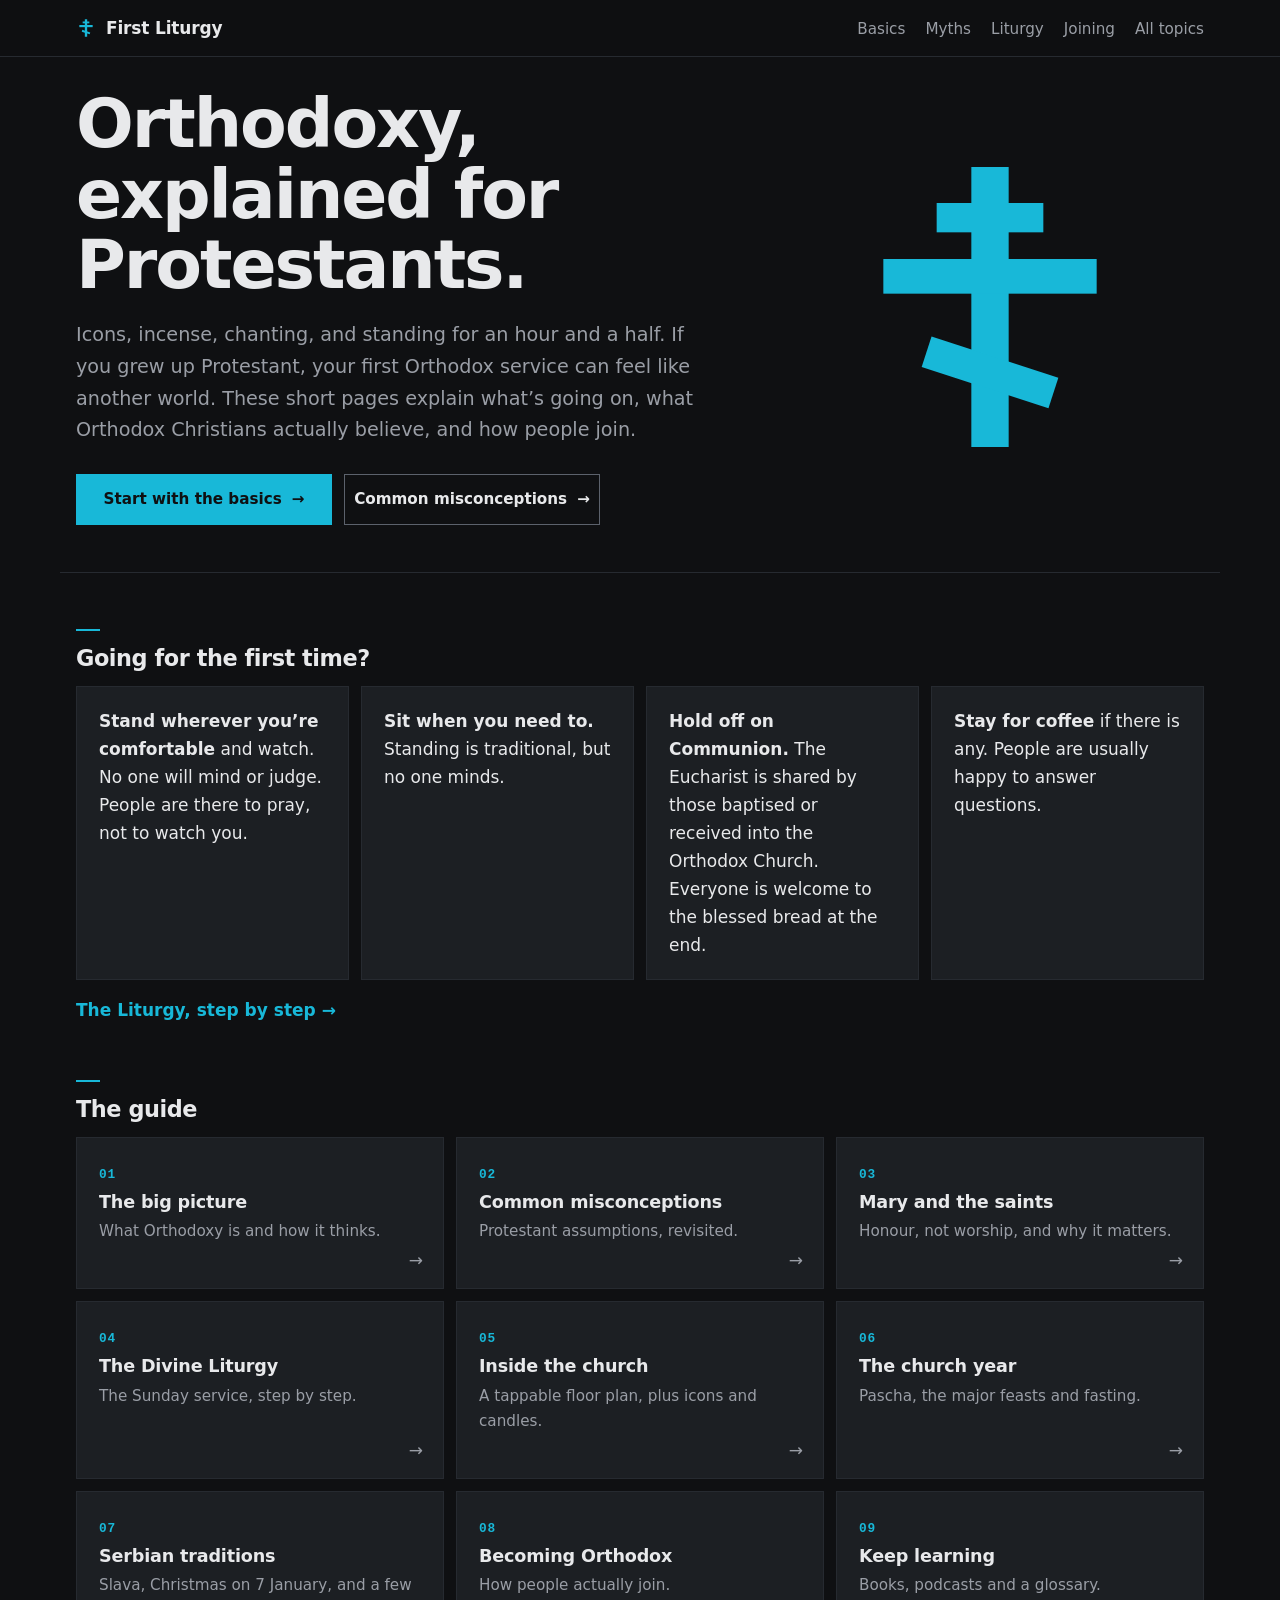
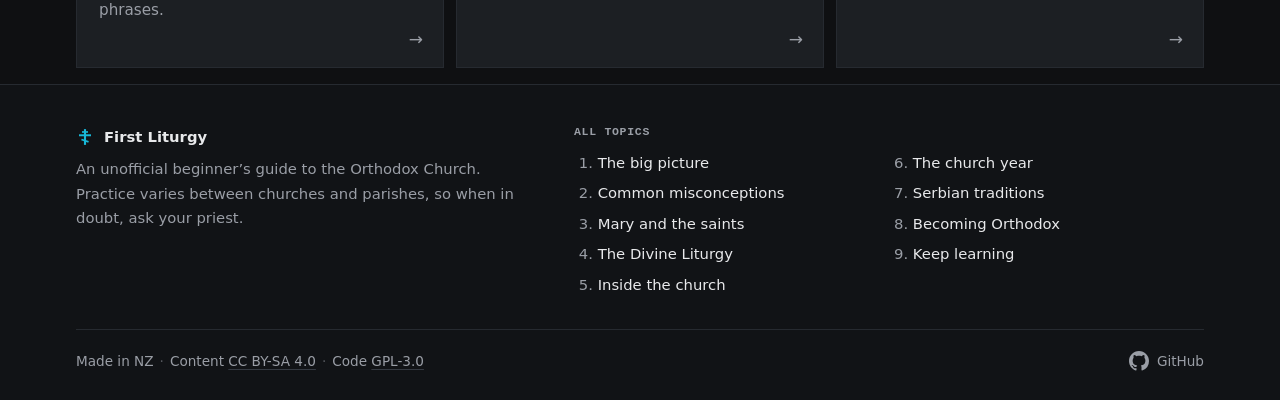
<file: public/index.html>
<!doctype html>
<html lang="en-NZ">
<head>
<meta charset="utf-8">
<meta name="viewport" content="width=device-width, initial-scale=1">
<title>First Liturgy</title>
<meta name="description" content="Orthodoxy, explained for Protestants. Short, plain-English pages on what Orthodox Christians believe, what happens at the Liturgy, and how people join.">
<meta name="color-scheme" content="dark">
<meta name="theme-color" content="#0f1012">
<meta property="og:title" content="First Liturgy">
<meta property="og:description" content="Orthodoxy, explained for Protestants. Short, plain-English pages on what Orthodox Christians believe, what happens at the Liturgy, and how people join.">
<meta property="og:type" content="website">
<link rel="icon" href="assets/img/favicon.svg" type="image/svg+xml">
<link rel="stylesheet" href="assets/css/site.css">
<script src="assets/js/site.js" defer></script>
</head>
<body>
<a class="skip" href="#main">Skip to content</a>
<header class="site-header">
  <div class="wrap-wide header-inner">
    <a class="brand" href="index.html"><svg class="brand-mark" viewBox="0 0 24 24" aria-hidden="true" focusable="false"><rect x="10.6" y="1.5" width="2.8" height="21"/><rect x="8" y="4.2" width="8" height="2.2"/><rect x="4" y="8.4" width="16" height="2.6"/><rect x="7" y="15.7" width="10" height="2.4" transform="rotate(18 12 16.9)"/></svg>First Liturgy</a>
    <nav aria-label="Main">
      <ul>
        <li><a href="basics.html">Basics</a></li>
        <li><a href="myths.html">Myths</a></li>
        <li><a href="liturgy.html">Liturgy</a></li>
        <li><a href="becoming.html">Joining</a></li>
        <li><a href="#topics">All topics</a></li>
      </ul>
    </nav>
  </div>
</header>
<main id="main" class="wrap-wide">
<section class="hero">
  <div>
    <h1>Orthodoxy, explained for Protestants.</h1>
    <p class="lede">Icons, incense, chanting, and standing for an hour and a half. If you grew up Protestant, your first Orthodox service can feel like another world. These short pages explain what’s going on, what Orthodox Christians actually believe, and how people join.</p>
    <div class="actions">
      <a class="btn btn-primary" href="basics.html">Start with the basics <span class="arrow" aria-hidden="true">→</span></a>
      <a class="btn" href="myths.html">Common misconceptions <span class="arrow" aria-hidden="true">→</span></a>
    </div>
  </div>
  <svg class="hero-cross" viewBox="0 0 24 24" aria-hidden="true" focusable="false"><rect x="10.6" y="1.5" width="2.8" height="21"/><rect x="8" y="4.2" width="8" height="2.2"/><rect x="4" y="8.4" width="16" height="2.6"/><rect x="7" y="15.7" width="10" height="2.4" transform="rotate(18 12 16.9)"/></svg>
</section>

<h2>Going for the first time?</h2>
<ul class="grid grid-4 stagger">
  <li class="card"><p><strong>Stand wherever you’re comfortable</strong> and watch. No one will mind or judge. People are there to pray, not to watch you.</p></li>
  <li class="card"><p><strong>Sit when you need to.</strong> Standing is traditional, but no one minds.</p></li>
  <li class="card"><p><strong>Hold off on Communion.</strong> The Eucharist is shared by those baptised or received into the Orthodox Church. Everyone is welcome to the blessed bread at the end.</p></li>
  <li class="card"><p><strong>Stay for coffee</strong> if there is any. People are usually happy to answer questions.</p></li>
</ul>
<p><a class="text-link" href="liturgy.html">The Liturgy, step by step <span class="arrow" aria-hidden="true">→</span></a></p>

<h2>The guide</h2>
<ol class="grid grid-3 stagger">
  <li><a class="card" href="basics.html"><span class="num">01</span><h3>The big picture</h3><p>What Orthodoxy is and how it thinks.</p></a></li>
  <li><a class="card" href="myths.html"><span class="num">02</span><h3>Common misconceptions</h3><p>Protestant assumptions, revisited.</p></a></li>
  <li><a class="card" href="mary.html"><span class="num">03</span><h3>Mary and the saints</h3><p>Honour, not worship, and why it matters.</p></a></li>
  <li><a class="card" href="liturgy.html"><span class="num">04</span><h3>The Divine Liturgy</h3><p>The Sunday service, step by step.</p></a></li>
  <li><a class="card" href="church.html"><span class="num">05</span><h3>Inside the church</h3><p>A tappable floor plan, plus icons and candles.</p></a></li>
  <li><a class="card" href="year.html"><span class="num">06</span><h3>The church year</h3><p>Pascha, the major feasts and fasting.</p></a></li>
  <li><a class="card" href="serbian.html"><span class="num">07</span><h3>Serbian traditions</h3><p>Slava, Christmas on 7 January, and a few phrases.</p></a></li>
  <li><a class="card" href="becoming.html"><span class="num">08</span><h3>Becoming Orthodox</h3><p>How people actually join.</p></a></li>
  <li><a class="card" href="resources.html"><span class="num">09</span><h3>Keep learning</h3><p>Books, podcasts and a glossary.</p></a></li>
</ol>
</main>
<footer class="site-footer" id="topics">
  <div class="wrap-wide">
    <div class="footer-top">
      <div>
        <p class="footer-brand"><svg class="brand-mark" viewBox="0 0 24 24" aria-hidden="true" focusable="false"><rect x="10.6" y="1.5" width="2.8" height="21"/><rect x="8" y="4.2" width="8" height="2.2"/><rect x="4" y="8.4" width="16" height="2.6"/><rect x="7" y="15.7" width="10" height="2.4" transform="rotate(18 12 16.9)"/></svg>First Liturgy</p>
        <p>An unofficial beginner’s guide to the Orthodox Church. Practice varies between churches and parishes, so when in doubt, ask your priest.</p>
      </div>
      <div>
        <h2>All topics</h2>
        <ol>
          <li><a href="basics.html">The big picture</a></li>
          <li><a href="myths.html">Common misconceptions</a></li>
          <li><a href="mary.html">Mary and the saints</a></li>
          <li><a href="liturgy.html">The Divine Liturgy</a></li>
          <li><a href="church.html">Inside the church</a></li>
          <li><a href="year.html">The church year</a></li>
          <li><a href="serbian.html">Serbian traditions</a></li>
          <li><a href="becoming.html">Becoming Orthodox</a></li>
          <li><a href="resources.html">Keep learning</a></li>
        </ol>
      </div>
    </div>
    <div class="footer-bottom">
      <p>Made in NZ<span class="sep">·</span>Content <a href="https://creativecommons.org/licenses/by-sa/4.0/" rel="noopener noreferrer license">CC BY-SA 4.0</a><span class="sep">·</span>Code <a href="https://www.gnu.org/licenses/gpl-3.0.html" rel="noopener noreferrer license">GPL-3.0</a></p>
      <a class="gh-link" href="https://github.com/penguin97040/ortho-info" rel="noopener noreferrer" aria-label="Source on GitHub"><svg viewBox="0 0 16 16" aria-hidden="true" focusable="false"><path d="M8 0C3.58 0 0 3.58 0 8c0 3.54 2.29 6.53 5.47 7.59.4.07.55-.17.55-.38 0-.19-.01-.82-.01-1.49-2.01.37-2.53-.49-2.69-.94-.09-.23-.48-.94-.82-1.13-.28-.15-.68-.52-.01-.53.63-.01 1.08.58 1.23.82.72 1.21 1.87.87 2.33.66.07-.52.28-.87.51-1.07-1.78-.2-3.64-.89-3.64-3.95 0-.87.31-1.59.82-2.15-.08-.2-.36-1.02.08-2.12 0 0 .67-.21 2.2.82.64-.18 1.32-.27 2-.27.68 0 1.36.09 2 .27 1.53-1.04 2.2-.82 2.2-.82.44 1.1.16 1.92.08 2.12.51.56.82 1.27.82 2.15 0 3.07-1.87 3.75-3.65 3.95.29.25.54.73.54 1.48 0 1.07-.01 1.93-.01 2.2 0 .21.15.46.55.38A8.013 8.013 0 0016 8c0-4.42-3.58-8-8-8z"/></svg><span>GitHub</span></a>
    </div>
  </div>
</footer>
</body>
</html>
</file>
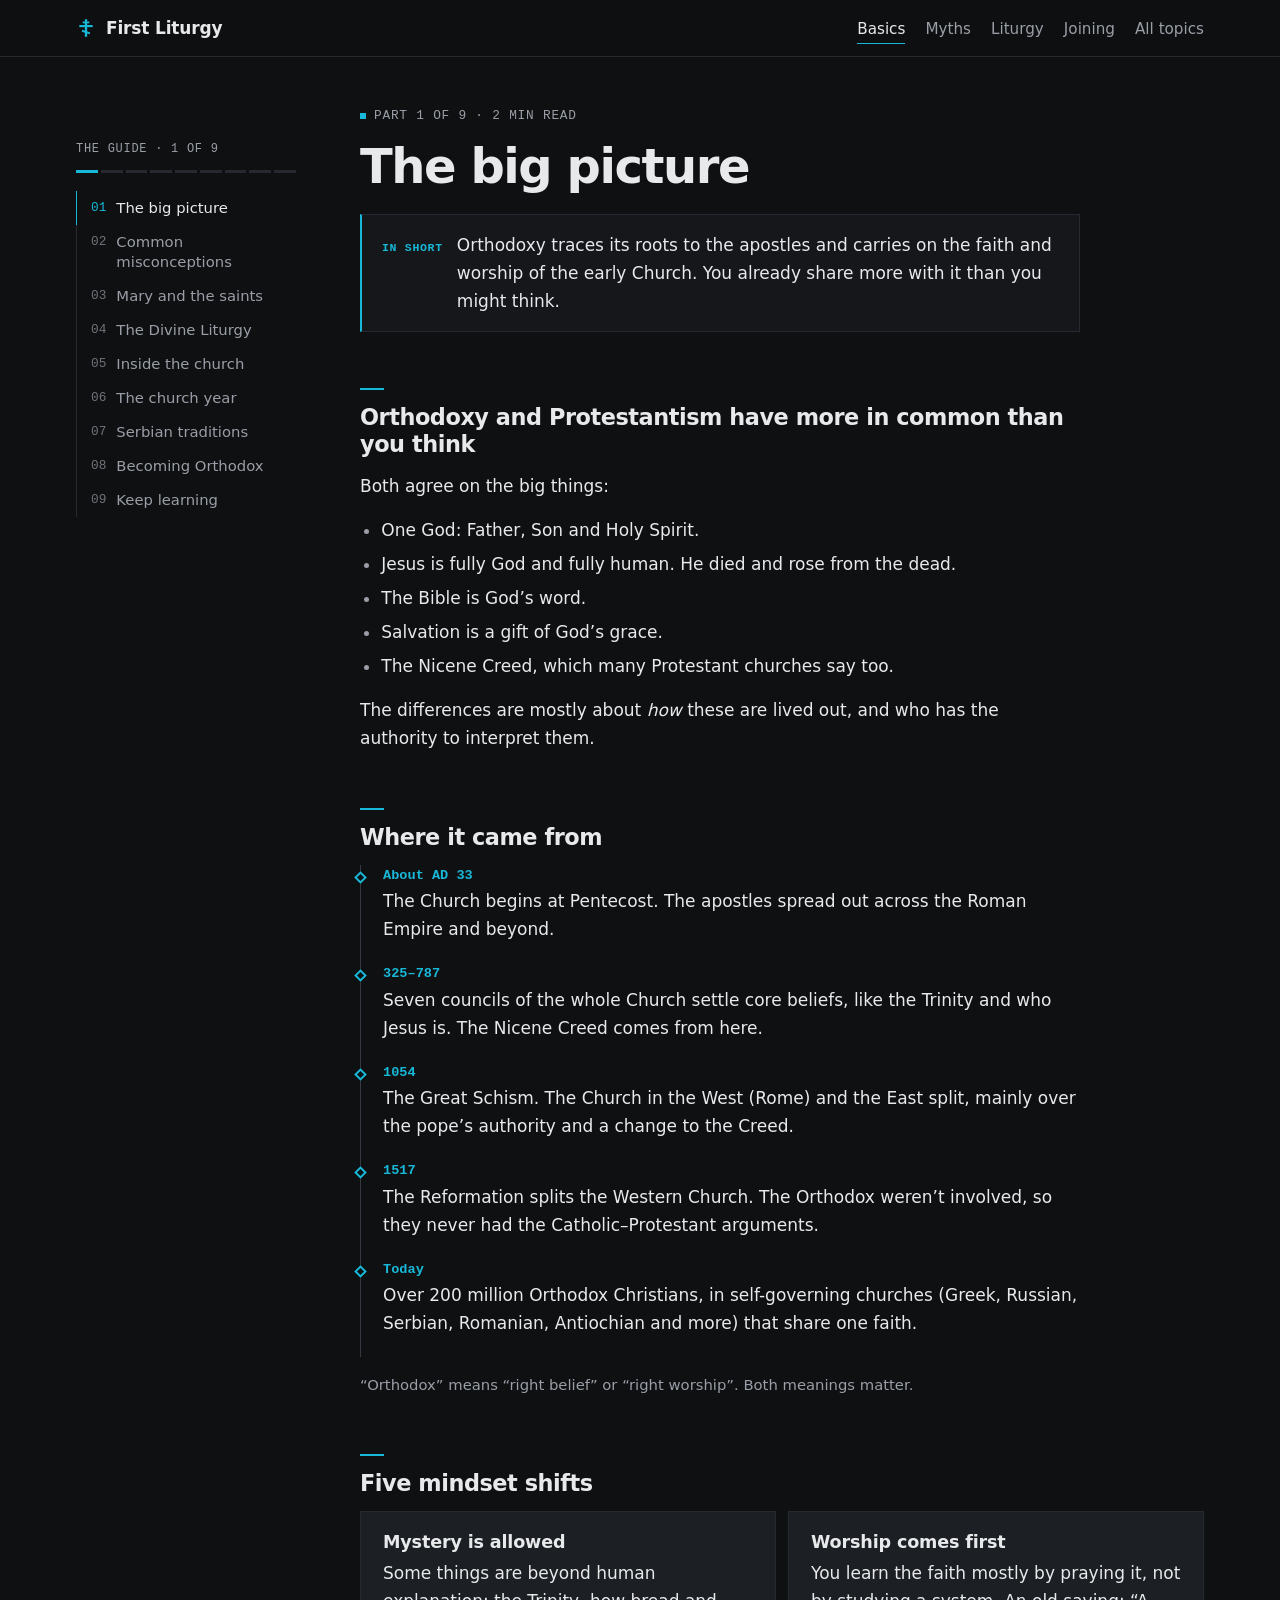
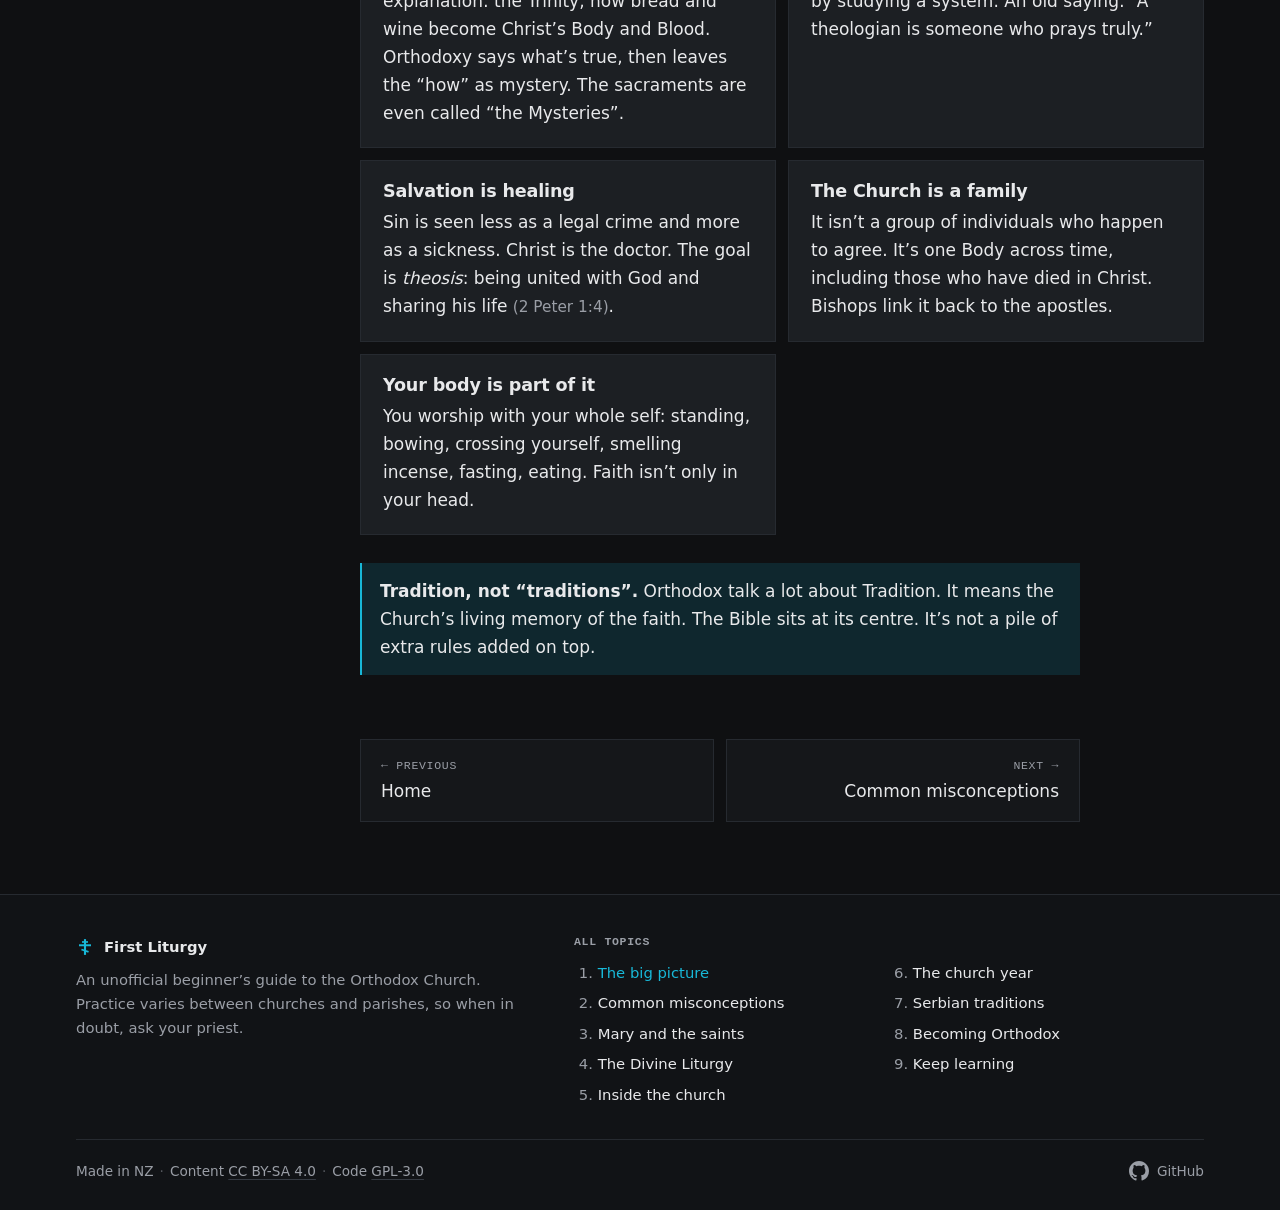
<file: public/basics.html>
<!doctype html>
<html lang="en-NZ">
<head>
<meta charset="utf-8">
<meta name="viewport" content="width=device-width, initial-scale=1">
<title>The big picture · First Liturgy</title>
<meta name="description" content="What Orthodoxy is, where it came from, and how it thinks differently.">
<meta name="color-scheme" content="dark">
<meta name="theme-color" content="#0f1012">
<meta property="og:title" content="The big picture · First Liturgy">
<meta property="og:description" content="What Orthodoxy is, where it came from, and how it thinks differently.">
<meta property="og:type" content="website">
<link rel="icon" href="assets/img/favicon.svg" type="image/svg+xml">
<link rel="stylesheet" href="assets/css/site.css">
<script src="assets/js/site.js" defer></script>
</head>
<body>
<a class="skip" href="#main">Skip to content</a>
<header class="site-header">
  <div class="wrap-wide header-inner">
    <a class="brand" href="index.html"><svg class="brand-mark" viewBox="0 0 24 24" aria-hidden="true" focusable="false"><rect x="10.6" y="1.5" width="2.8" height="21"/><rect x="8" y="4.2" width="8" height="2.2"/><rect x="4" y="8.4" width="16" height="2.6"/><rect x="7" y="15.7" width="10" height="2.4" transform="rotate(18 12 16.9)"/></svg>First Liturgy</a>
    <nav aria-label="Main">
      <ul>
        <li><a href="basics.html" aria-current="page">Basics</a></li>
        <li><a href="myths.html">Myths</a></li>
        <li><a href="liturgy.html">Liturgy</a></li>
        <li><a href="becoming.html">Joining</a></li>
        <li><a href="#topics">All topics</a></li>
      </ul>
    </nav>
  </div>
</header>
<div class="wrap-wide layout">
  <aside class="sidebar" aria-label="Guide contents">
    <p class="sidebar-label">The guide · 1 of 9</p>
    <div class="progress" aria-hidden="true"><span class="on"></span><span></span><span></span><span></span><span></span><span></span><span></span><span></span><span></span></div>
    <ol>
      <li><a href="basics.html" aria-current="page"><span>01</span>The big picture</a></li>
      <li><a href="myths.html"><span>02</span>Common misconceptions</a></li>
      <li><a href="mary.html"><span>03</span>Mary and the saints</a></li>
      <li><a href="liturgy.html"><span>04</span>The Divine Liturgy</a></li>
      <li><a href="church.html"><span>05</span>Inside the church</a></li>
      <li><a href="year.html"><span>06</span>The church year</a></li>
      <li><a href="serbian.html"><span>07</span>Serbian traditions</a></li>
      <li><a href="becoming.html"><span>08</span>Becoming Orthodox</a></li>
      <li><a href="resources.html"><span>09</span>Keep learning</a></li>
    </ol>
  </aside>
  <main id="main" class="content">
<p class="eyebrow">Part 1 of 9 · 2 min read</p>

<h1>The big picture</h1>

<p class="tldr"><span>In short</span> Orthodoxy traces its roots to the apostles and carries on the faith and worship of the early Church. You already share more with it than you might think.</p>

<h2>Orthodoxy and Protestantism have more in common than you think</h2>
<p>Both agree on the big things:</p>
<ul>
  <li>One God: Father, Son and Holy Spirit.</li>
  <li>Jesus is fully God and fully human. He died and rose from the dead.</li>
  <li>The Bible is God’s word.</li>
  <li>Salvation is a gift of God’s grace.</li>
  <li>The Nicene Creed, which many Protestant churches say too.</li>
</ul>
<p>The differences are mostly about <em>how</em> these are lived out, and who has the authority to interpret them.</p>

<h2>Where it came from</h2>
<ol class="timeline">
  <li><b>About AD 33</b>The Church begins at Pentecost. The apostles spread out across the Roman Empire and beyond.</li>
  <li><b>325–787</b>Seven councils of the whole Church settle core beliefs, like the Trinity and who Jesus is. The Nicene Creed comes from here.</li>
  <li><b>1054</b>The Great Schism. The Church in the West (Rome) and the East split, mainly over the pope’s authority and a change to the Creed.</li>
  <li><b>1517</b>The Reformation splits the Western Church. The Orthodox weren’t involved, so they never had the Catholic–Protestant arguments.</li>
  <li><b>Today</b>Over 200 million Orthodox Christians, in self-governing churches (Greek, Russian, Serbian, Romanian, Antiochian and more) that share one faith.</li>
</ol>
<p class="small muted">“Orthodox” means “right belief” or “right worship”. Both meanings matter.</p>

<h2>Five mindset shifts</h2>
<ul class="grid grid-2">
  <li class="card">
    <h3>Mystery is allowed</h3>
    <p>Some things are beyond human explanation: the Trinity, how bread and wine become Christ’s Body and Blood. Orthodoxy says what’s true, then leaves the “how” as mystery. The sacraments are even called “the Mysteries”.</p>
  </li>
  <li class="card">
    <h3>Worship comes first</h3>
    <p>You learn the faith mostly by praying it, not by studying a system. An old saying: “A theologian is someone who prays truly.”</p>
  </li>
  <li class="card">
    <h3>Salvation is healing</h3>
    <p>Sin is seen less as a legal crime and more as a sickness. Christ is the doctor. The goal is <em>theosis</em>: being united with God and sharing his life <span class="ref">(2 Peter 1:4)</span>.</p>
  </li>
  <li class="card">
    <h3>The Church is a family</h3>
    <p>It isn’t a group of individuals who happen to agree. It’s one Body across time, including those who have died in Christ. Bishops link it back to the apostles.</p>
  </li>
  <li class="card">
    <h3>Your body is part of it</h3>
    <p>You worship with your whole self: standing, bowing, crossing yourself, smelling incense, fasting, eating. Faith isn’t only in your head.</p>
  </li>
</ul>

<div class="note">
  <p><strong>Tradition, not “traditions”.</strong> Orthodox talk a lot about Tradition. It means the Church’s living memory of the faith. The Bible sits at its centre. It’s not a pile of extra rules added on top.</p>
</div>

<nav class="pager" aria-label="Previous and next">
  <a class="prev" href="index.html"><span>← Previous</span>Home</a>
  <a class="next" href="myths.html"><span>Next →</span>Common misconceptions</a>
</nav>
  </main>
</div>
<footer class="site-footer" id="topics">
  <div class="wrap-wide">
    <div class="footer-top">
      <div>
        <p class="footer-brand"><svg class="brand-mark" viewBox="0 0 24 24" aria-hidden="true" focusable="false"><rect x="10.6" y="1.5" width="2.8" height="21"/><rect x="8" y="4.2" width="8" height="2.2"/><rect x="4" y="8.4" width="16" height="2.6"/><rect x="7" y="15.7" width="10" height="2.4" transform="rotate(18 12 16.9)"/></svg>First Liturgy</p>
        <p>An unofficial beginner’s guide to the Orthodox Church. Practice varies between churches and parishes, so when in doubt, ask your priest.</p>
      </div>
      <div>
        <h2>All topics</h2>
        <ol>
          <li><a href="basics.html" aria-current="page">The big picture</a></li>
          <li><a href="myths.html">Common misconceptions</a></li>
          <li><a href="mary.html">Mary and the saints</a></li>
          <li><a href="liturgy.html">The Divine Liturgy</a></li>
          <li><a href="church.html">Inside the church</a></li>
          <li><a href="year.html">The church year</a></li>
          <li><a href="serbian.html">Serbian traditions</a></li>
          <li><a href="becoming.html">Becoming Orthodox</a></li>
          <li><a href="resources.html">Keep learning</a></li>
        </ol>
      </div>
    </div>
    <div class="footer-bottom">
      <p>Made in NZ<span class="sep">·</span>Content <a href="https://creativecommons.org/licenses/by-sa/4.0/" rel="noopener noreferrer license">CC BY-SA 4.0</a><span class="sep">·</span>Code <a href="https://www.gnu.org/licenses/gpl-3.0.html" rel="noopener noreferrer license">GPL-3.0</a></p>
      <a class="gh-link" href="https://github.com/penguin97040/ortho-info" rel="noopener noreferrer" aria-label="Source on GitHub"><svg viewBox="0 0 16 16" aria-hidden="true" focusable="false"><path d="M8 0C3.58 0 0 3.58 0 8c0 3.54 2.29 6.53 5.47 7.59.4.07.55-.17.55-.38 0-.19-.01-.82-.01-1.49-2.01.37-2.53-.49-2.69-.94-.09-.23-.48-.94-.82-1.13-.28-.15-.68-.52-.01-.53.63-.01 1.08.58 1.23.82.72 1.21 1.87.87 2.33.66.07-.52.28-.87.51-1.07-1.78-.2-3.64-.89-3.64-3.95 0-.87.31-1.59.82-2.15-.08-.2-.36-1.02.08-2.12 0 0 .67-.21 2.2.82.64-.18 1.32-.27 2-.27.68 0 1.36.09 2 .27 1.53-1.04 2.2-.82 2.2-.82.44 1.1.16 1.92.08 2.12.51.56.82 1.27.82 2.15 0 3.07-1.87 3.75-3.65 3.95.29.25.54.73.54 1.48 0 1.07-.01 1.93-.01 2.2 0 .21.15.46.55.38A8.013 8.013 0 0016 8c0-4.42-3.58-8-8-8z"/></svg><span>GitHub</span></a>
    </div>
  </div>
</footer>
</body>
</html>
</file>
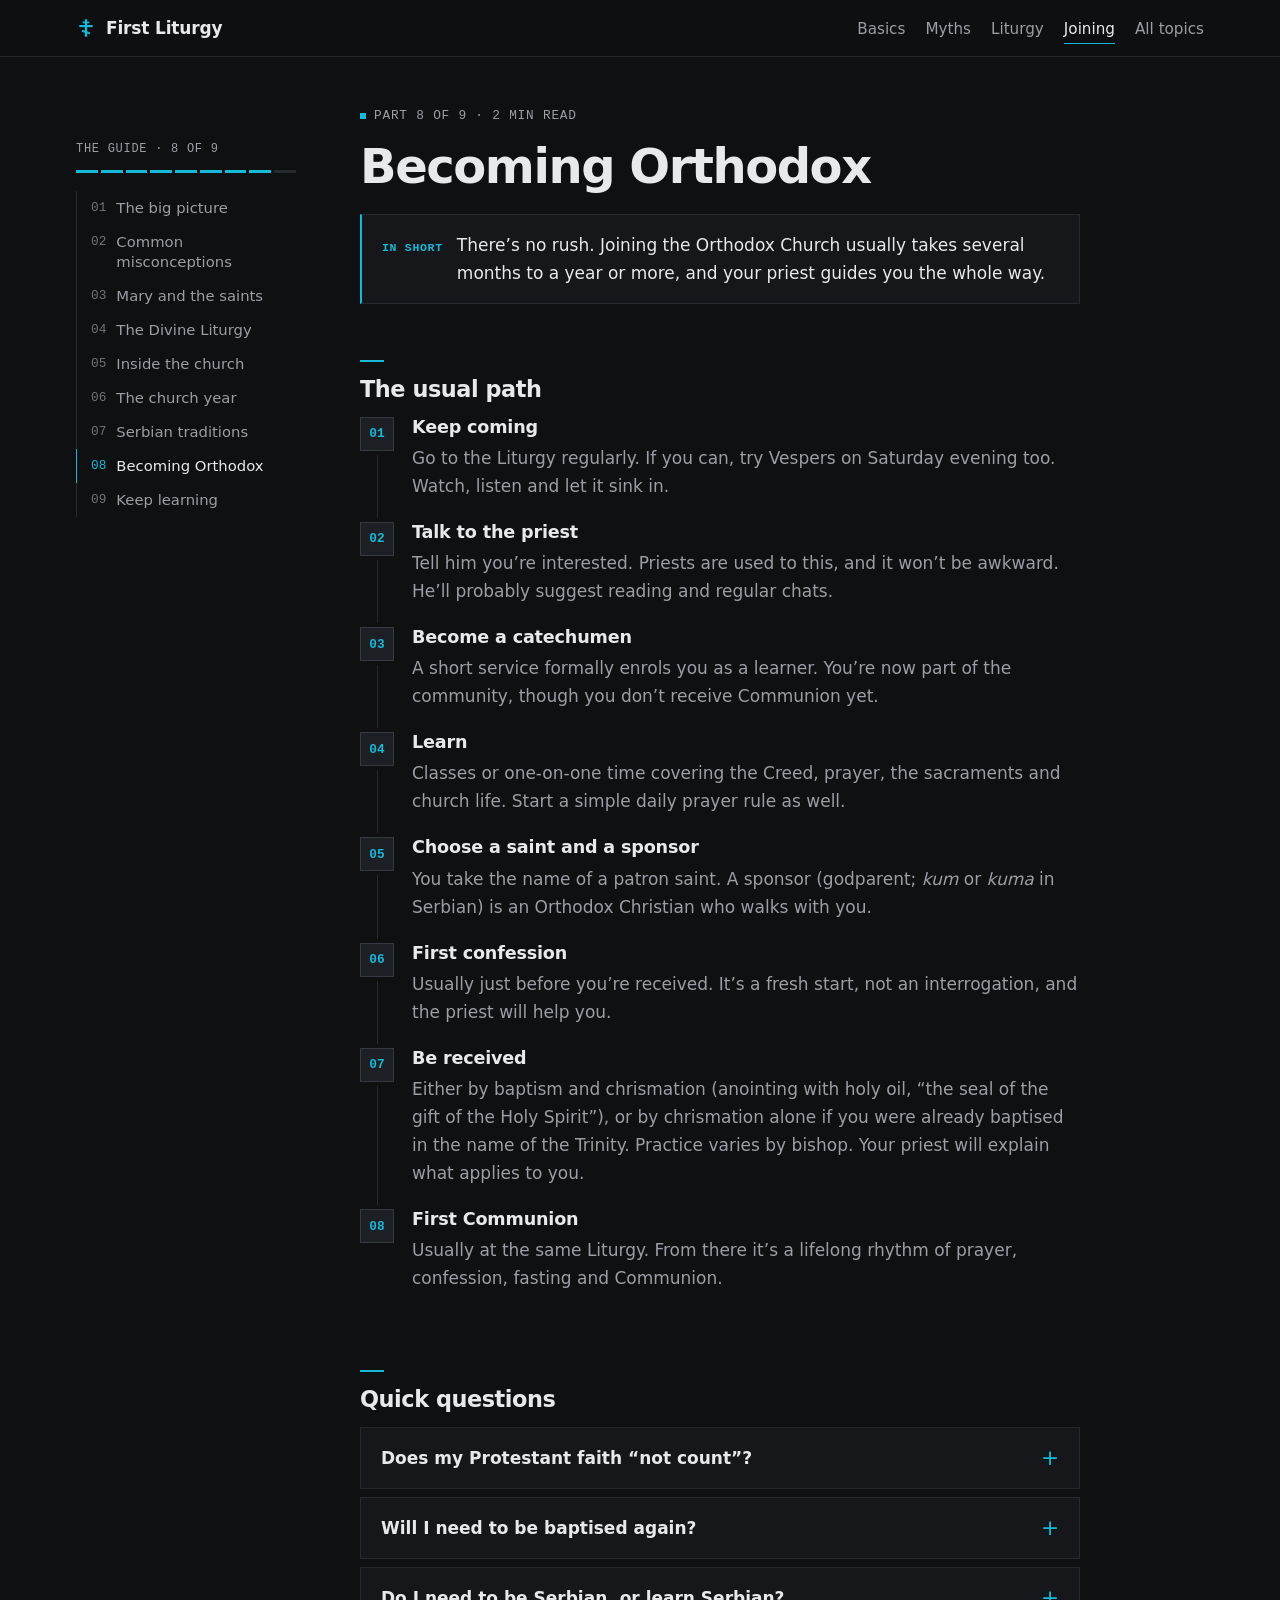
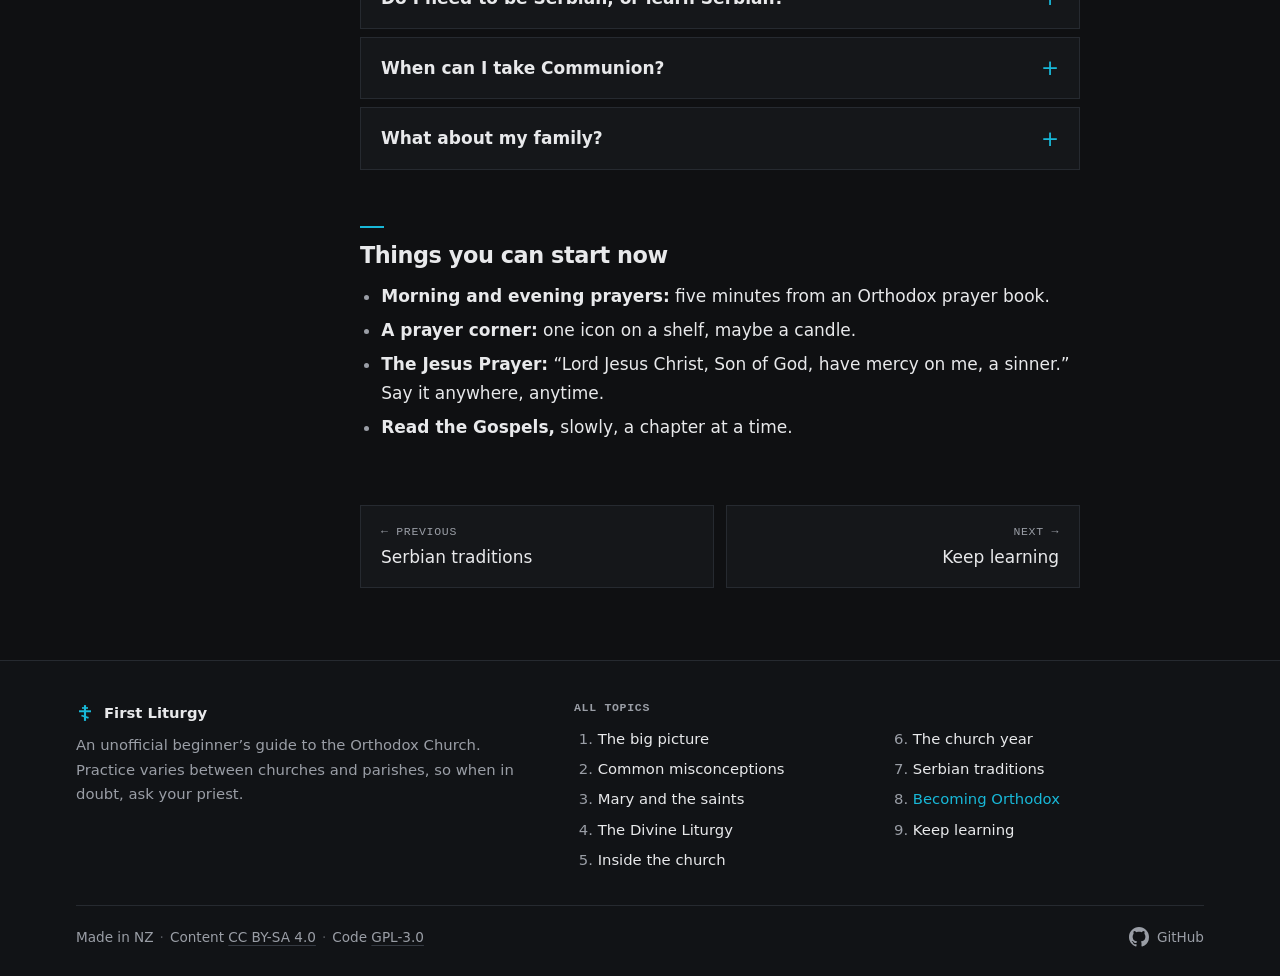
<file: public/becoming.html>
<!doctype html>
<html lang="en-NZ">
<head>
<meta charset="utf-8">
<meta name="viewport" content="width=device-width, initial-scale=1">
<title>Becoming Orthodox · First Liturgy</title>
<meta name="description" content="How people actually join the Orthodox Church, step by step.">
<meta name="color-scheme" content="dark">
<meta name="theme-color" content="#0f1012">
<meta property="og:title" content="Becoming Orthodox · First Liturgy">
<meta property="og:description" content="How people actually join the Orthodox Church, step by step.">
<meta property="og:type" content="website">
<link rel="icon" href="assets/img/favicon.svg" type="image/svg+xml">
<link rel="stylesheet" href="assets/css/site.css">
<script src="assets/js/site.js" defer></script>
</head>
<body>
<a class="skip" href="#main">Skip to content</a>
<header class="site-header">
  <div class="wrap-wide header-inner">
    <a class="brand" href="index.html"><svg class="brand-mark" viewBox="0 0 24 24" aria-hidden="true" focusable="false"><rect x="10.6" y="1.5" width="2.8" height="21"/><rect x="8" y="4.2" width="8" height="2.2"/><rect x="4" y="8.4" width="16" height="2.6"/><rect x="7" y="15.7" width="10" height="2.4" transform="rotate(18 12 16.9)"/></svg>First Liturgy</a>
    <nav aria-label="Main">
      <ul>
        <li><a href="basics.html">Basics</a></li>
        <li><a href="myths.html">Myths</a></li>
        <li><a href="liturgy.html">Liturgy</a></li>
        <li><a href="becoming.html" aria-current="page">Joining</a></li>
        <li><a href="#topics">All topics</a></li>
      </ul>
    </nav>
  </div>
</header>
<div class="wrap-wide layout">
  <aside class="sidebar" aria-label="Guide contents">
    <p class="sidebar-label">The guide · 8 of 9</p>
    <div class="progress" aria-hidden="true"><span class="on"></span><span class="on"></span><span class="on"></span><span class="on"></span><span class="on"></span><span class="on"></span><span class="on"></span><span class="on"></span><span></span></div>
    <ol>
      <li><a href="basics.html"><span>01</span>The big picture</a></li>
      <li><a href="myths.html"><span>02</span>Common misconceptions</a></li>
      <li><a href="mary.html"><span>03</span>Mary and the saints</a></li>
      <li><a href="liturgy.html"><span>04</span>The Divine Liturgy</a></li>
      <li><a href="church.html"><span>05</span>Inside the church</a></li>
      <li><a href="year.html"><span>06</span>The church year</a></li>
      <li><a href="serbian.html"><span>07</span>Serbian traditions</a></li>
      <li><a href="becoming.html" aria-current="page"><span>08</span>Becoming Orthodox</a></li>
      <li><a href="resources.html"><span>09</span>Keep learning</a></li>
    </ol>
  </aside>
  <main id="main" class="content">
<p class="eyebrow">Part 8 of 9 · 2 min read</p>

<h1>Becoming Orthodox</h1>

<p class="tldr"><span>In short</span> There’s no rush. Joining the Orthodox Church usually takes several months to a year or more, and your priest guides you the whole way.</p>

<h2>The usual path</h2>
<ol class="steps">
  <li>
    <h3>Keep coming</h3>
    <p>Go to the Liturgy regularly. If you can, try Vespers on Saturday evening too. Watch, listen and let it sink in.</p>
  </li>
  <li>
    <h3>Talk to the priest</h3>
    <p>Tell him you’re interested. Priests are used to this, and it won’t be awkward. He’ll probably suggest reading and regular chats.</p>
  </li>
  <li>
    <h3>Become a catechumen</h3>
    <p>A short service formally enrols you as a learner. You’re now part of the community, though you don’t receive Communion yet.</p>
  </li>
  <li>
    <h3>Learn</h3>
    <p>Classes or one-on-one time covering the Creed, prayer, the sacraments and church life. Start a simple daily prayer rule as well.</p>
  </li>
  <li>
    <h3>Choose a saint and a sponsor</h3>
    <p>You take the name of a patron saint. A sponsor (godparent; <em>kum</em> or <em>kuma</em> in Serbian) is an Orthodox Christian who walks with you.</p>
  </li>
  <li>
    <h3>First confession</h3>
    <p>Usually just before you’re received. It’s a fresh start, not an interrogation, and the priest will help you.</p>
  </li>
  <li>
    <h3>Be received</h3>
    <p>Either by baptism and chrismation (anointing with holy oil, “the seal of the gift of the Holy Spirit”), or by chrismation alone if you were already baptised in the name of the Trinity. Practice varies by bishop. Your priest will explain what applies to you.</p>
  </li>
  <li>
    <h3>First Communion</h3>
    <p>Usually at the same Liturgy. From there it’s a lifelong rhythm of prayer, confession, fasting and Communion.</p>
  </li>
</ol>

<h2>Quick questions</h2>
<details>
  <summary>Does my Protestant faith “not count”?</summary>
  <div class="details-body"><p>Your love for Christ and the Bible is real, and you bring it with you. Converts often say it felt like building on what they already had, not starting over.</p></div>
</details>
<details>
  <summary>Will I need to be baptised again?</summary>
  <div class="details-body"><p>It depends on the bishop and the parish. Some receive baptised Christians by chrismation, others baptise all converts. Your priest is the best person to ask.</p></div>
</details>
<details>
  <summary>Do I need to be Serbian, or learn Serbian?</summary>
  <div class="details-body"><p>Not at all. Picking up a few phrases is a nice gesture, but the faith is the same in any language.</p></div>
</details>
<details>
  <summary>When can I take Communion?</summary>
  <div class="details-body"><p>Once you’ve been received into the Church. Until then, you’re welcome to the blessed bread at the end of the Liturgy, and you can ask the priest for a blessing.</p></div>
</details>
<details>
  <summary>What about my family?</summary>
  <div class="details-body"><p>Many converts have Protestant or non-religious families. Go gently. You don’t need to win any arguments. Living it out is the best explanation.</p></div>
</details>

<h2>Things you can start now</h2>
<ul>
  <li><strong>Morning and evening prayers:</strong> five minutes from an Orthodox prayer book.</li>
  <li><strong>A prayer corner:</strong> one icon on a shelf, maybe a candle.</li>
  <li><strong>The Jesus Prayer:</strong> “Lord Jesus Christ, Son of God, have mercy on me, a sinner.” Say it anywhere, anytime.</li>
  <li><strong>Read the Gospels,</strong> slowly, a chapter at a time.</li>
</ul>

<nav class="pager" aria-label="Previous and next">
  <a class="prev" href="serbian.html"><span>← Previous</span>Serbian traditions</a>
  <a class="next" href="resources.html"><span>Next →</span>Keep learning</a>
</nav>
  </main>
</div>
<footer class="site-footer" id="topics">
  <div class="wrap-wide">
    <div class="footer-top">
      <div>
        <p class="footer-brand"><svg class="brand-mark" viewBox="0 0 24 24" aria-hidden="true" focusable="false"><rect x="10.6" y="1.5" width="2.8" height="21"/><rect x="8" y="4.2" width="8" height="2.2"/><rect x="4" y="8.4" width="16" height="2.6"/><rect x="7" y="15.7" width="10" height="2.4" transform="rotate(18 12 16.9)"/></svg>First Liturgy</p>
        <p>An unofficial beginner’s guide to the Orthodox Church. Practice varies between churches and parishes, so when in doubt, ask your priest.</p>
      </div>
      <div>
        <h2>All topics</h2>
        <ol>
          <li><a href="basics.html">The big picture</a></li>
          <li><a href="myths.html">Common misconceptions</a></li>
          <li><a href="mary.html">Mary and the saints</a></li>
          <li><a href="liturgy.html">The Divine Liturgy</a></li>
          <li><a href="church.html">Inside the church</a></li>
          <li><a href="year.html">The church year</a></li>
          <li><a href="serbian.html">Serbian traditions</a></li>
          <li><a href="becoming.html" aria-current="page">Becoming Orthodox</a></li>
          <li><a href="resources.html">Keep learning</a></li>
        </ol>
      </div>
    </div>
    <div class="footer-bottom">
      <p>Made in NZ<span class="sep">·</span>Content <a href="https://creativecommons.org/licenses/by-sa/4.0/" rel="noopener noreferrer license">CC BY-SA 4.0</a><span class="sep">·</span>Code <a href="https://www.gnu.org/licenses/gpl-3.0.html" rel="noopener noreferrer license">GPL-3.0</a></p>
      <a class="gh-link" href="https://github.com/penguin97040/ortho-info" rel="noopener noreferrer" aria-label="Source on GitHub"><svg viewBox="0 0 16 16" aria-hidden="true" focusable="false"><path d="M8 0C3.58 0 0 3.58 0 8c0 3.54 2.29 6.53 5.47 7.59.4.07.55-.17.55-.38 0-.19-.01-.82-.01-1.49-2.01.37-2.53-.49-2.69-.94-.09-.23-.48-.94-.82-1.13-.28-.15-.68-.52-.01-.53.63-.01 1.08.58 1.23.82.72 1.21 1.87.87 2.33.66.07-.52.28-.87.51-1.07-1.78-.2-3.64-.89-3.64-3.95 0-.87.31-1.59.82-2.15-.08-.2-.36-1.02.08-2.12 0 0 .67-.21 2.2.82.64-.18 1.32-.27 2-.27.68 0 1.36.09 2 .27 1.53-1.04 2.2-.82 2.2-.82.44 1.1.16 1.92.08 2.12.51.56.82 1.27.82 2.15 0 3.07-1.87 3.75-3.65 3.95.29.25.54.73.54 1.48 0 1.07-.01 1.93-.01 2.2 0 .21.15.46.55.38A8.013 8.013 0 0016 8c0-4.42-3.58-8-8-8z"/></svg><span>GitHub</span></a>
    </div>
  </div>
</footer>
</body>
</html>
</file>
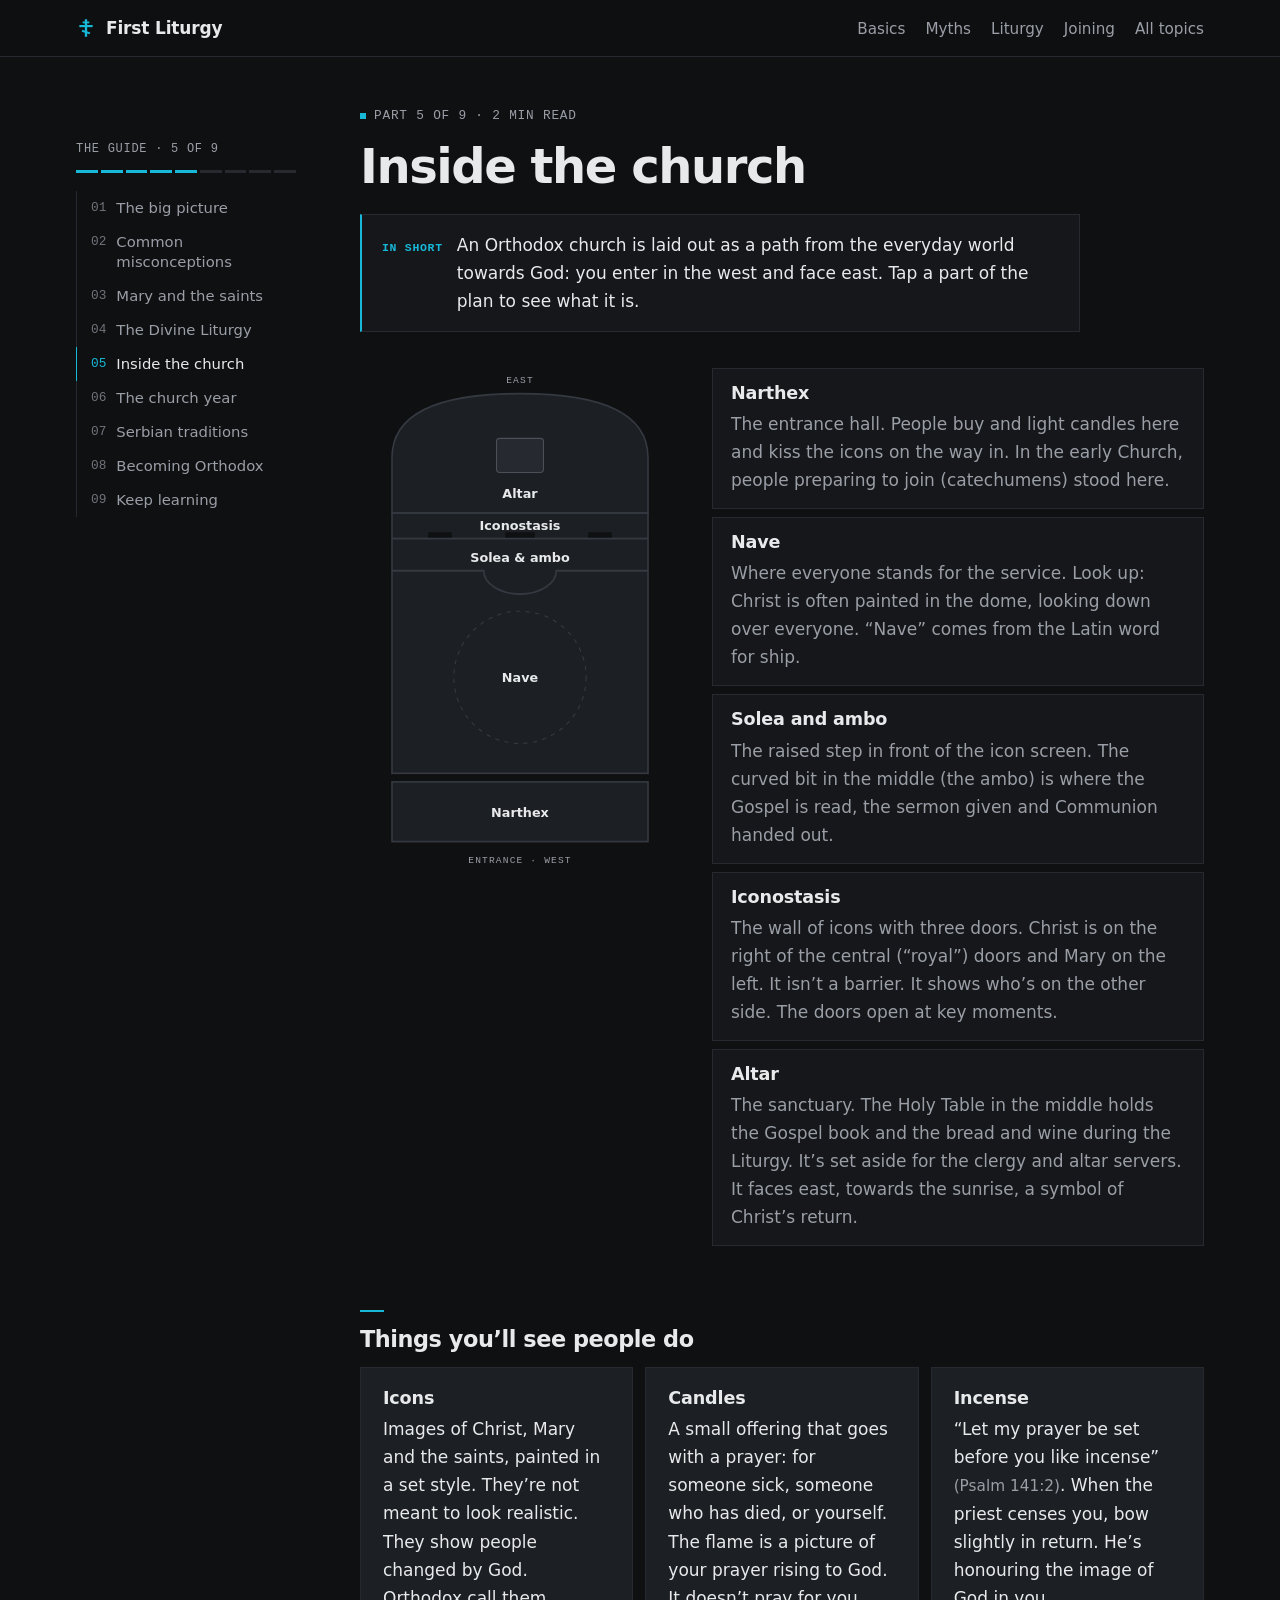
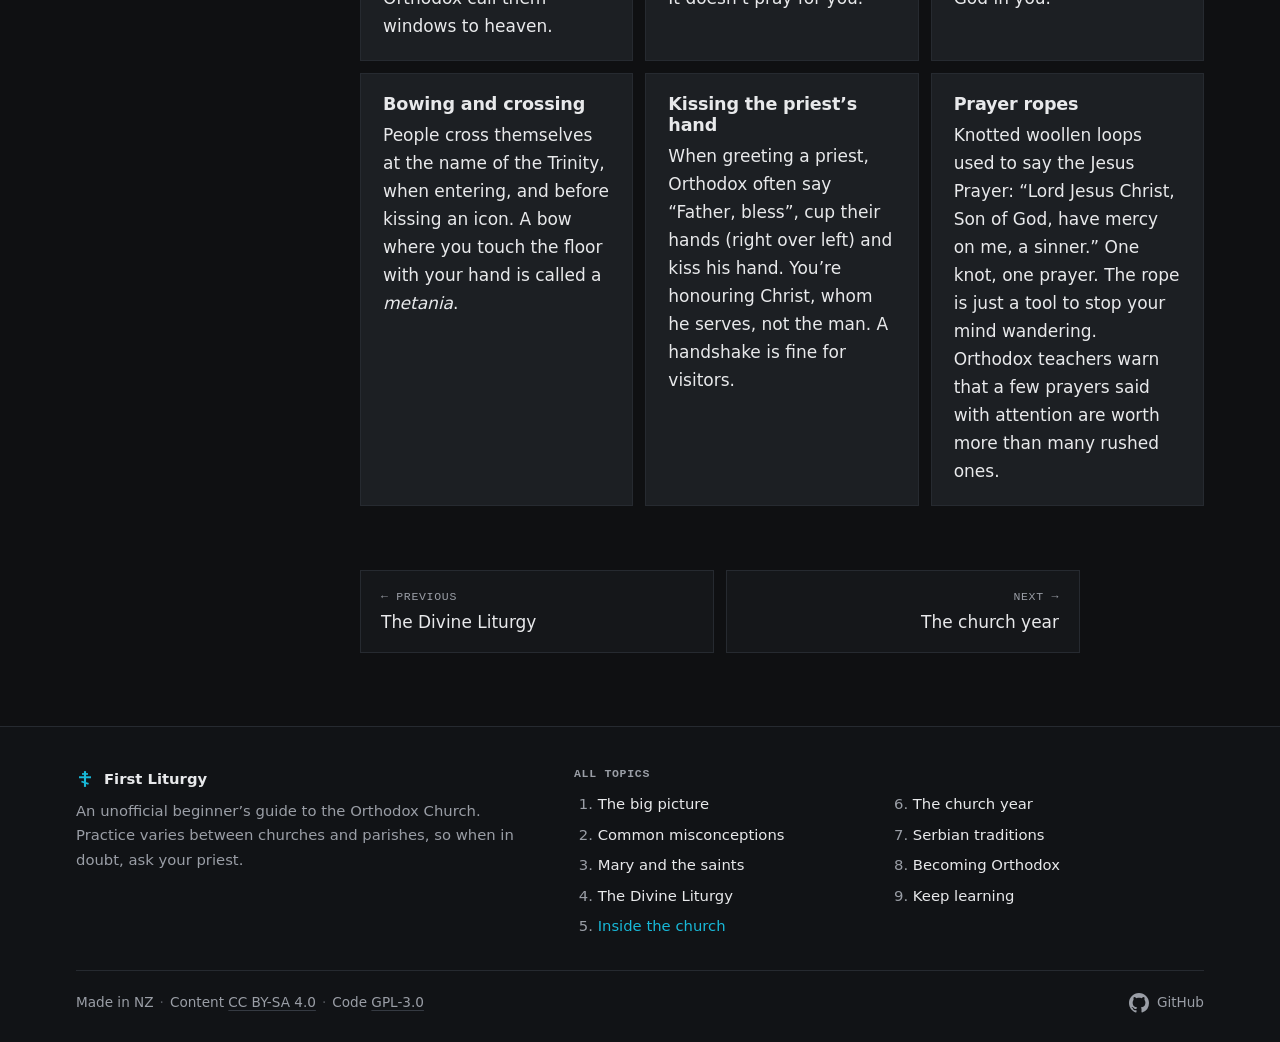
<file: public/church.html>
<!doctype html>
<html lang="en-NZ">
<head>
<meta charset="utf-8">
<meta name="viewport" content="width=device-width, initial-scale=1">
<title>Inside the church · First Liturgy</title>
<meta name="description" content="What each part of an Orthodox church is, plus icons, candles and gestures.">
<meta name="color-scheme" content="dark">
<meta name="theme-color" content="#0f1012">
<meta property="og:title" content="Inside the church · First Liturgy">
<meta property="og:description" content="What each part of an Orthodox church is, plus icons, candles and gestures.">
<meta property="og:type" content="website">
<link rel="icon" href="assets/img/favicon.svg" type="image/svg+xml">
<link rel="stylesheet" href="assets/css/site.css">
<script src="assets/js/site.js" defer></script>
</head>
<body>
<a class="skip" href="#main">Skip to content</a>
<header class="site-header">
  <div class="wrap-wide header-inner">
    <a class="brand" href="index.html"><svg class="brand-mark" viewBox="0 0 24 24" aria-hidden="true" focusable="false"><rect x="10.6" y="1.5" width="2.8" height="21"/><rect x="8" y="4.2" width="8" height="2.2"/><rect x="4" y="8.4" width="16" height="2.6"/><rect x="7" y="15.7" width="10" height="2.4" transform="rotate(18 12 16.9)"/></svg>First Liturgy</a>
    <nav aria-label="Main">
      <ul>
        <li><a href="basics.html">Basics</a></li>
        <li><a href="myths.html">Myths</a></li>
        <li><a href="liturgy.html">Liturgy</a></li>
        <li><a href="becoming.html">Joining</a></li>
        <li><a href="#topics">All topics</a></li>
      </ul>
    </nav>
  </div>
</header>
<div class="wrap-wide layout">
  <aside class="sidebar" aria-label="Guide contents">
    <p class="sidebar-label">The guide · 5 of 9</p>
    <div class="progress" aria-hidden="true"><span class="on"></span><span class="on"></span><span class="on"></span><span class="on"></span><span class="on"></span><span></span><span></span><span></span><span></span></div>
    <ol>
      <li><a href="basics.html"><span>01</span>The big picture</a></li>
      <li><a href="myths.html"><span>02</span>Common misconceptions</a></li>
      <li><a href="mary.html"><span>03</span>Mary and the saints</a></li>
      <li><a href="liturgy.html"><span>04</span>The Divine Liturgy</a></li>
      <li><a href="church.html" aria-current="page"><span>05</span>Inside the church</a></li>
      <li><a href="year.html"><span>06</span>The church year</a></li>
      <li><a href="serbian.html"><span>07</span>Serbian traditions</a></li>
      <li><a href="becoming.html"><span>08</span>Becoming Orthodox</a></li>
      <li><a href="resources.html"><span>09</span>Keep learning</a></li>
    </ol>
  </aside>
  <main id="main" class="content">
<p class="eyebrow">Part 5 of 9 · 2 min read</p>

<h1>Inside the church</h1>

<p class="tldr"><span>In short</span> An Orthodox church is laid out as a path from the everyday world towards God: you enter in the west and face east. Tap a part of the plan to see what it is.</p>

<div class="plan" data-plan>
  <svg viewBox="0 0 300 470" role="img" aria-labelledby="plan-title">
    <title id="plan-title">Floor plan of an Orthodox church, from the entrance in the west to the altar in the east</title>
    <text class="dim" x="150" y="14">EAST</text>
    <a href="#plan-altar" aria-label="Altar">
      <path class="region" d="M30 136 V84 Q30 24 150 24 Q270 24 270 84 V136 Z"/>
      <rect class="fixture" x="128" y="66" width="44" height="32" rx="3"/>
      <text x="150" y="122">Altar</text>
    </a>
    <a href="#plan-iconostasis" aria-label="Iconostasis">
      <rect class="region" x="30" y="136" width="240" height="24"/>
      <rect class="door" x="64" y="154" width="22" height="6"/>
      <rect class="door" x="136" y="154" width="28" height="6"/>
      <rect class="door" x="214" y="154" width="22" height="6"/>
      <text x="150" y="152">Iconostasis</text>
    </a>
    <a href="#plan-nave" aria-label="Nave">
      <rect class="region" x="30" y="190" width="240" height="190"/>
      <circle class="dome" cx="150" cy="290" r="62"/>
      <text x="150" y="294">Nave</text>
    </a>
    <a href="#plan-solea" aria-label="Solea and ambo">
      <path class="region" d="M30 160 H270 V190 H184 A34 22 0 0 1 116 190 H30 Z"/>
      <text x="150" y="182">Solea &amp; ambo</text>
    </a>
    <a href="#plan-narthex" aria-label="Narthex">
      <rect class="region" x="30" y="388" width="240" height="56"/>
      <text x="150" y="421">Narthex</text>
    </a>
    <text class="dim" x="150" y="464">ENTRANCE · WEST</text>
  </svg>

  <ol class="plan-list">
    <li id="plan-narthex">
      <h3>Narthex</h3>
      <p>The entrance hall. People buy and light candles here and kiss the icons on the way in. In the early Church, people preparing to join (catechumens) stood here.</p>
    </li>
    <li id="plan-nave">
      <h3>Nave</h3>
      <p>Where everyone stands for the service. Look up: Christ is often painted in the dome, looking down over everyone. “Nave” comes from the Latin word for ship.</p>
    </li>
    <li id="plan-solea">
      <h3>Solea and ambo</h3>
      <p>The raised step in front of the icon screen. The curved bit in the middle (the ambo) is where the Gospel is read, the sermon given and Communion handed out.</p>
    </li>
    <li id="plan-iconostasis">
      <h3>Iconostasis</h3>
      <p>The wall of icons with three doors. Christ is on the right of the central (“royal”) doors and Mary on the left. It isn’t a barrier. It shows who’s on the other side. The doors open at key moments.</p>
    </li>
    <li id="plan-altar">
      <h3>Altar</h3>
      <p>The sanctuary. The Holy Table in the middle holds the Gospel book and the bread and wine during the Liturgy. It’s set aside for the clergy and altar servers. It faces east, towards the sunrise, a symbol of Christ’s return.</p>
    </li>
  </ol>
</div>

<h2>Things you’ll see people do</h2>
<ul class="grid grid-3">
  <li class="card">
    <h3>Icons</h3>
    <p>Images of Christ, Mary and the saints, painted in a set style. They’re not meant to look realistic. They show people changed by God. Orthodox call them windows to heaven.</p>
  </li>
  <li class="card">
    <h3>Candles</h3>
    <p>A small offering that goes with a prayer: for someone sick, someone who has died, or yourself. The flame is a picture of your prayer rising to God. It doesn’t pray for you.</p>
  </li>
  <li class="card">
    <h3>Incense</h3>
    <p>“Let my prayer be set before you like incense” <span class="ref">(Psalm 141:2)</span>. When the priest censes you, bow slightly in return. He’s honouring the image of God in you.</p>
  </li>
  <li class="card">
    <h3>Bowing and crossing</h3>
    <p>People cross themselves at the name of the Trinity, when entering, and before kissing an icon. A bow where you touch the floor with your hand is called a <em>metania</em>.</p>
  </li>
  <li class="card">
    <h3>Kissing the priest’s hand</h3>
    <p>When greeting a priest, Orthodox often say “Father, bless”, cup their hands (right over left) and kiss his hand. You’re honouring Christ, whom he serves, not the man. A handshake is fine for visitors.</p>
  </li>
  <li class="card">
    <h3>Prayer ropes</h3>
    <p>Knotted woollen loops used to say the Jesus Prayer: “Lord Jesus Christ, Son of God, have mercy on me, a sinner.” One knot, one prayer. The rope is just a tool to stop your mind wandering. Orthodox teachers warn that a few prayers said with attention are worth more than many rushed ones.</p>
  </li>
</ul>

<nav class="pager" aria-label="Previous and next">
  <a class="prev" href="liturgy.html"><span>← Previous</span>The Divine Liturgy</a>
  <a class="next" href="year.html"><span>Next →</span>The church year</a>
</nav>
  </main>
</div>
<footer class="site-footer" id="topics">
  <div class="wrap-wide">
    <div class="footer-top">
      <div>
        <p class="footer-brand"><svg class="brand-mark" viewBox="0 0 24 24" aria-hidden="true" focusable="false"><rect x="10.6" y="1.5" width="2.8" height="21"/><rect x="8" y="4.2" width="8" height="2.2"/><rect x="4" y="8.4" width="16" height="2.6"/><rect x="7" y="15.7" width="10" height="2.4" transform="rotate(18 12 16.9)"/></svg>First Liturgy</p>
        <p>An unofficial beginner’s guide to the Orthodox Church. Practice varies between churches and parishes, so when in doubt, ask your priest.</p>
      </div>
      <div>
        <h2>All topics</h2>
        <ol>
          <li><a href="basics.html">The big picture</a></li>
          <li><a href="myths.html">Common misconceptions</a></li>
          <li><a href="mary.html">Mary and the saints</a></li>
          <li><a href="liturgy.html">The Divine Liturgy</a></li>
          <li><a href="church.html" aria-current="page">Inside the church</a></li>
          <li><a href="year.html">The church year</a></li>
          <li><a href="serbian.html">Serbian traditions</a></li>
          <li><a href="becoming.html">Becoming Orthodox</a></li>
          <li><a href="resources.html">Keep learning</a></li>
        </ol>
      </div>
    </div>
    <div class="footer-bottom">
      <p>Made in NZ<span class="sep">·</span>Content <a href="https://creativecommons.org/licenses/by-sa/4.0/" rel="noopener noreferrer license">CC BY-SA 4.0</a><span class="sep">·</span>Code <a href="https://www.gnu.org/licenses/gpl-3.0.html" rel="noopener noreferrer license">GPL-3.0</a></p>
      <a class="gh-link" href="https://github.com/penguin97040/ortho-info" rel="noopener noreferrer" aria-label="Source on GitHub"><svg viewBox="0 0 16 16" aria-hidden="true" focusable="false"><path d="M8 0C3.58 0 0 3.58 0 8c0 3.54 2.29 6.53 5.47 7.59.4.07.55-.17.55-.38 0-.19-.01-.82-.01-1.49-2.01.37-2.53-.49-2.69-.94-.09-.23-.48-.94-.82-1.13-.28-.15-.68-.52-.01-.53.63-.01 1.08.58 1.23.82.72 1.21 1.87.87 2.33.66.07-.52.28-.87.51-1.07-1.78-.2-3.64-.89-3.64-3.95 0-.87.31-1.59.82-2.15-.08-.2-.36-1.02.08-2.12 0 0 .67-.21 2.2.82.64-.18 1.32-.27 2-.27.68 0 1.36.09 2 .27 1.53-1.04 2.2-.82 2.2-.82.44 1.1.16 1.92.08 2.12.51.56.82 1.27.82 2.15 0 3.07-1.87 3.75-3.65 3.95.29.25.54.73.54 1.48 0 1.07-.01 1.93-.01 2.2 0 .21.15.46.55.38A8.013 8.013 0 0016 8c0-4.42-3.58-8-8-8z"/></svg><span>GitHub</span></a>
    </div>
  </div>
</footer>
</body>
</html>
</file>
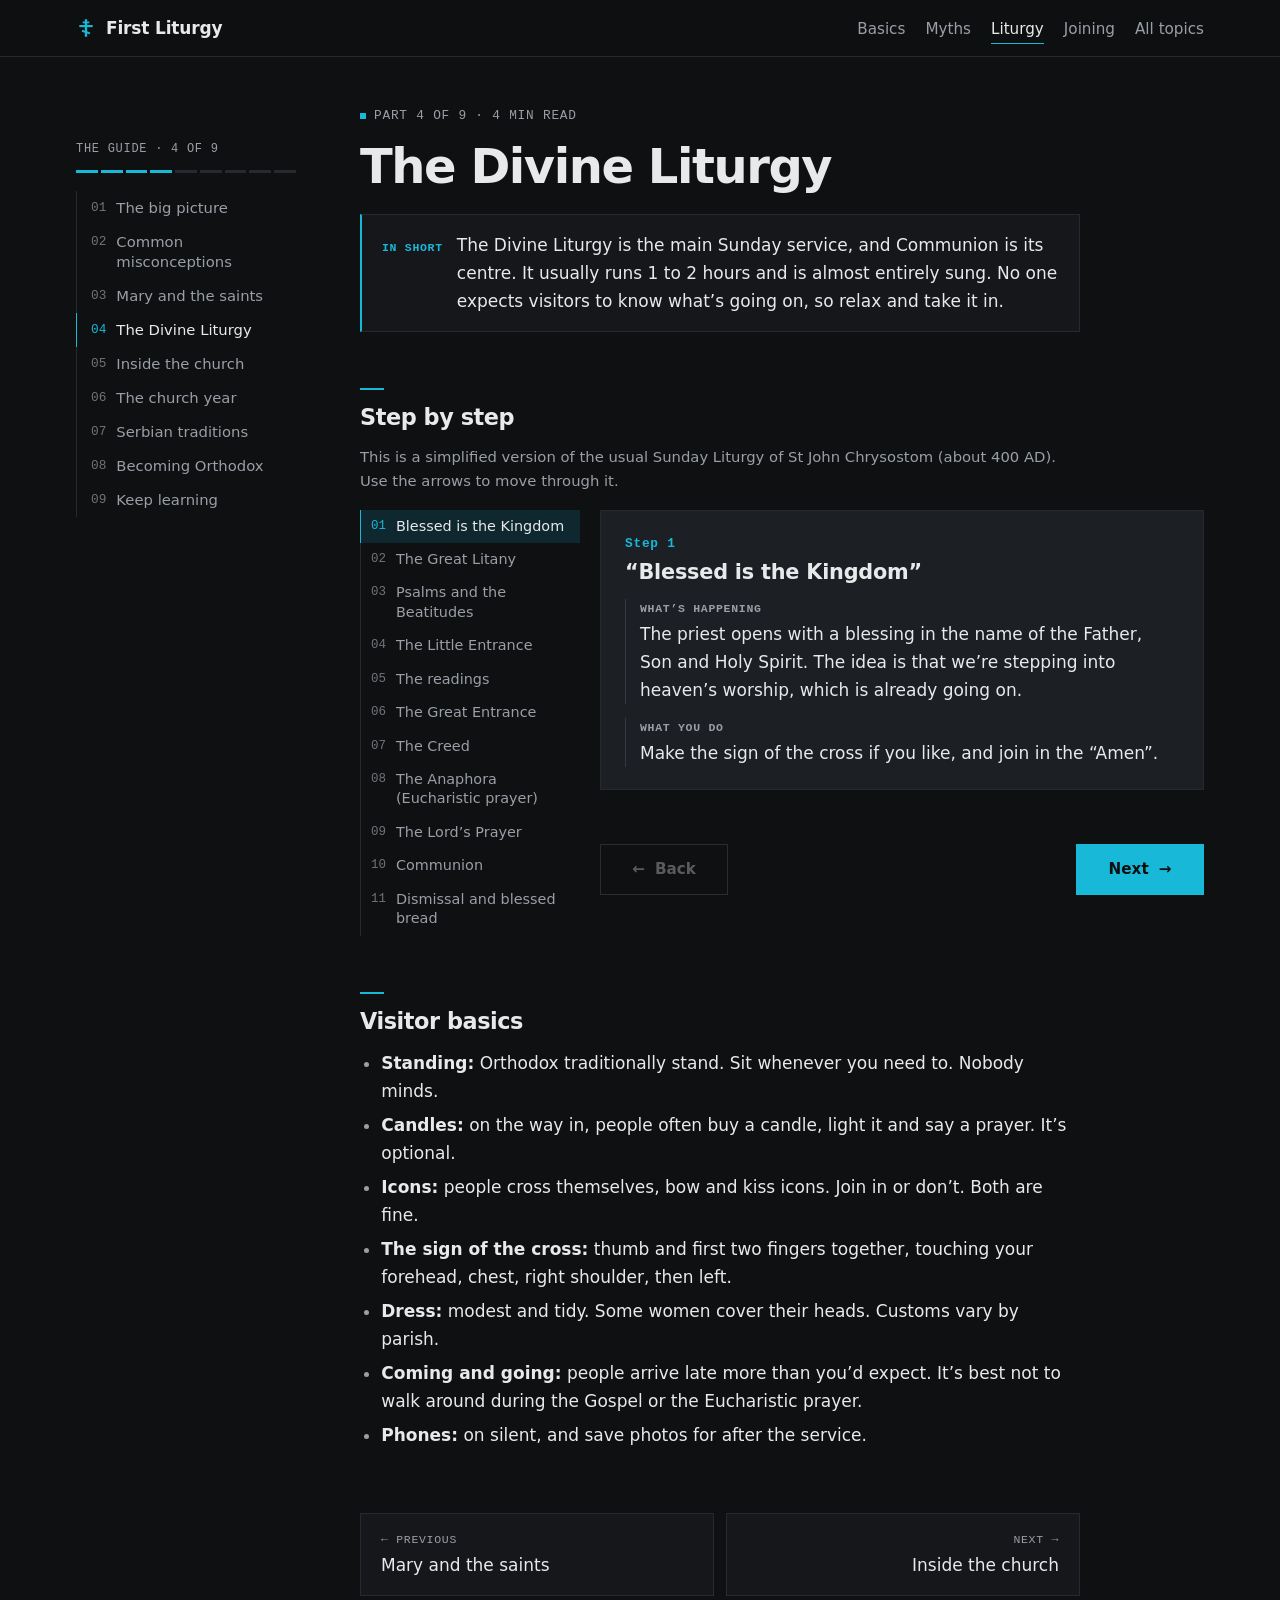
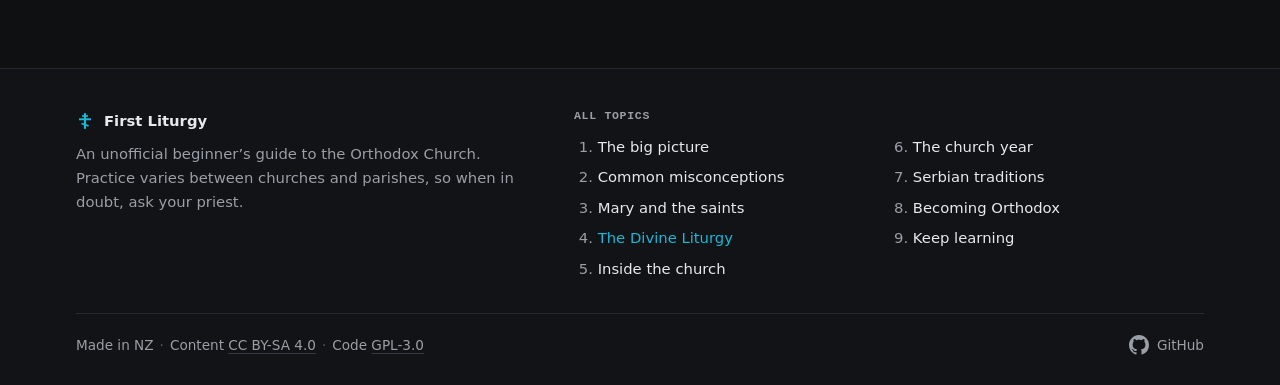
<file: public/liturgy.html>
<!doctype html>
<html lang="en-NZ">
<head>
<meta charset="utf-8">
<meta name="viewport" content="width=device-width, initial-scale=1">
<title>The Divine Liturgy · First Liturgy</title>
<meta name="description" content="The Sunday service, step by step, and what to do as a visitor.">
<meta name="color-scheme" content="dark">
<meta name="theme-color" content="#0f1012">
<meta property="og:title" content="The Divine Liturgy · First Liturgy">
<meta property="og:description" content="The Sunday service, step by step, and what to do as a visitor.">
<meta property="og:type" content="website">
<link rel="icon" href="assets/img/favicon.svg" type="image/svg+xml">
<link rel="stylesheet" href="assets/css/site.css">
<script src="assets/js/site.js" defer></script>
</head>
<body>
<a class="skip" href="#main">Skip to content</a>
<header class="site-header">
  <div class="wrap-wide header-inner">
    <a class="brand" href="index.html"><svg class="brand-mark" viewBox="0 0 24 24" aria-hidden="true" focusable="false"><rect x="10.6" y="1.5" width="2.8" height="21"/><rect x="8" y="4.2" width="8" height="2.2"/><rect x="4" y="8.4" width="16" height="2.6"/><rect x="7" y="15.7" width="10" height="2.4" transform="rotate(18 12 16.9)"/></svg>First Liturgy</a>
    <nav aria-label="Main">
      <ul>
        <li><a href="basics.html">Basics</a></li>
        <li><a href="myths.html">Myths</a></li>
        <li><a href="liturgy.html" aria-current="page">Liturgy</a></li>
        <li><a href="becoming.html">Joining</a></li>
        <li><a href="#topics">All topics</a></li>
      </ul>
    </nav>
  </div>
</header>
<div class="wrap-wide layout">
  <aside class="sidebar" aria-label="Guide contents">
    <p class="sidebar-label">The guide · 4 of 9</p>
    <div class="progress" aria-hidden="true"><span class="on"></span><span class="on"></span><span class="on"></span><span class="on"></span><span></span><span></span><span></span><span></span><span></span></div>
    <ol>
      <li><a href="basics.html"><span>01</span>The big picture</a></li>
      <li><a href="myths.html"><span>02</span>Common misconceptions</a></li>
      <li><a href="mary.html"><span>03</span>Mary and the saints</a></li>
      <li><a href="liturgy.html" aria-current="page"><span>04</span>The Divine Liturgy</a></li>
      <li><a href="church.html"><span>05</span>Inside the church</a></li>
      <li><a href="year.html"><span>06</span>The church year</a></li>
      <li><a href="serbian.html"><span>07</span>Serbian traditions</a></li>
      <li><a href="becoming.html"><span>08</span>Becoming Orthodox</a></li>
      <li><a href="resources.html"><span>09</span>Keep learning</a></li>
    </ol>
  </aside>
  <main id="main" class="content">
<p class="eyebrow">Part 4 of 9 · 4 min read</p>

<h1>The Divine Liturgy</h1>

<p class="tldr"><span>In short</span> The Divine Liturgy is the main Sunday service, and Communion is its centre. It usually runs 1 to 2 hours and is almost entirely sung. No one expects visitors to know what’s going on, so relax and take it in.</p>

<h2>Step by step</h2>
<p class="muted small">This is a simplified version of the usual Sunday Liturgy of St John Chrysostom (about 400 AD). Use the arrows to move through it.</p>

<div class="stepper" data-stepper>
<ol class="stepper-list">
  <li>
    <p class="count">Step 1</p>
    <h3>“Blessed is the Kingdom”</h3>
    <dl>
      <div><dt>What’s happening</dt><dd>The priest opens with a blessing in the name of the Father, Son and Holy Spirit. The idea is that we’re stepping into heaven’s worship, which is already going on.</dd></div>
      <div><dt>What you do</dt><dd>Make the sign of the cross if you like, and join in the “Amen”.</dd></div>
    </dl>
  </li>
  <li>
    <p class="count">Step 2</p>
    <h3>The Great Litany</h3>
    <dl>
      <div><dt>What’s happening</dt><dd>A list of prayers: for peace, the Church, the sick, travellers, the whole world. After each one, the choir sings “Lord, have mercy”.</dd></div>
      <div><dt>What you do</dt><dd>Pray along. You’ll hear “Lord, have mercy” a lot today. It’s not grovelling. It asks for God’s loving kindness.</dd></div>
    </dl>
  </li>
  <li>
    <p class="count">Step 3</p>
    <h3>Psalms and the Beatitudes</h3>
    <dl>
      <div><dt>What’s happening</dt><dd>Psalms and hymns are sung, often including the Beatitudes (“Blessed are the poor in spirit…”).</dd></div>
      <div><dt>What you do</dt><dd>Listen. This is a good time to settle in.</dd></div>
    </dl>
  </li>
  <li>
    <p class="count">Step 4</p>
    <h3>The Little Entrance</h3>
    <dl>
      <div><dt>What’s happening</dt><dd>The Gospel book is carried out in procession and back through the central doors. It shows Christ coming to teach. Then comes the hymn “Holy God, Holy Mighty, Holy Immortal, have mercy on us.”</dd></div>
      <div><dt>What you do</dt><dd>Many people cross themselves and bow slightly as the Gospel passes.</dd></div>
    </dl>
  </li>
  <li>
    <p class="count">Step 5</p>
    <h3>The readings</h3>
    <dl>
      <div><dt>What’s happening</dt><dd>A reading from the New Testament letters, then “Alleluia”, then the Gospel, read by the priest or deacon. A sermon often follows, though some parishes put it at the end.</dd></div>
      <div><dt>What you do</dt><dd>Stand and listen. The Gospel is the one part where everyone stands still and attentive.</dd></div>
    </dl>
  </li>
  <li>
    <p class="count">Step 6</p>
    <h3>The Great Entrance</h3>
    <dl>
      <div><dt>What’s happening</dt><dd>The choir sings the Cherubic Hymn (“let us lay aside all earthly cares”) while the bread and wine are carried in procession to the altar.</dd></div>
      <div><dt>What you do</dt><dd>Bow your head slightly as the gifts pass. It’s one of the quietest moments of the service.</dd></div>
    </dl>
  </li>
  <li>
    <p class="count">Step 7</p>
    <h3>The Creed</h3>
    <dl>
      <div><dt>What’s happening</dt><dd>Everyone says or sings the Nicene Creed together: “I believe in one God…”</dd></div>
      <div><dt>What you do</dt><dd>You probably know most of it already. Join in if you’re comfortable.</dd></div>
    </dl>
  </li>
  <li>
    <p class="count">Step 8</p>
    <h3>The Anaphora (Eucharistic prayer)</h3>
    <dl>
      <div><dt>What’s happening</dt><dd>The holiest part. “Let us lift up our hearts” <span class="ref">(Lamentations 3:41)</span>. Thanksgiving, “Holy, holy, holy” <span class="ref">(Isaiah 6:3)</span>, Jesus’ words at the Last Supper <span class="ref">(Matthew 26:26–28)</span>, and a prayer asking the Holy Spirit to make the bread and wine Christ’s Body and Blood. A hymn to Mary follows.</dd></div>
      <div><dt>What you do</dt><dd>Stand quietly and watch what others do. Many bow deeply here.</dd></div>
    </dl>
  </li>
  <li>
    <p class="count">Step 9</p>
    <h3>The Lord’s Prayer</h3>
    <dl>
      <div><dt>What’s happening</dt><dd>Everyone prays the Our Father together.</dd></div>
      <div><dt>What you do</dt><dd>Pray it with them. Orthodox usually stop at “deliver us from evil”, and the priest sings the ending.</dd></div>
    </dl>
  </li>
  <li>
    <p class="count">Step 10</p>
    <h3>Communion</h3>
    <dl>
      <div><dt>What’s happening</dt><dd>“With fear of God, faith and love, draw near.” Orthodox Christians who have prepared receive the bread and wine together from a spoon.</dd></div>
      <div><dt>What you do</dt><dd>Stay where you are and pray along quietly. The Eucharist is shared by those baptised or received into the Orthodox Church, as a sign of one shared faith. It’s not a judgement on you.</dd></div>
    </dl>
  </li>
  <li>
    <p class="count">Step 11</p>
    <h3>Dismissal and blessed bread</h3>
    <dl>
      <div><dt>What’s happening</dt><dd>A final blessing. People line up to kiss the cross the priest holds and receive a piece of blessed bread (<em>antidoron</em>; Serbs call it <em>nafora</em>).</dd></div>
      <div><dt>What you do</dt><dd>You can usually join the line too. The bread is blessed, but it isn’t Communion. If you’re unsure, watch first or ask.</dd></div>
    </dl>
  </li>
</ol>
</div>

<h2>Visitor basics</h2>
<ul>
  <li><strong>Standing:</strong> Orthodox traditionally stand. Sit whenever you need to. Nobody minds.</li>
  <li><strong>Candles:</strong> on the way in, people often buy a candle, light it and say a prayer. It’s optional.</li>
  <li><strong>Icons:</strong> people cross themselves, bow and kiss icons. Join in or don’t. Both are fine.</li>
  <li><strong>The sign of the cross:</strong> thumb and first two fingers together, touching your forehead, chest, right shoulder, then left.</li>
  <li><strong>Dress:</strong> modest and tidy. Some women cover their heads. Customs vary by parish.</li>
  <li><strong>Coming and going:</strong> people arrive late more than you’d expect. It’s best not to walk around during the Gospel or the Eucharistic prayer.</li>
  <li><strong>Phones:</strong> on silent, and save photos for after the service.</li>
</ul>

<nav class="pager" aria-label="Previous and next">
  <a class="prev" href="mary.html"><span>← Previous</span>Mary and the saints</a>
  <a class="next" href="church.html"><span>Next →</span>Inside the church</a>
</nav>
  </main>
</div>
<footer class="site-footer" id="topics">
  <div class="wrap-wide">
    <div class="footer-top">
      <div>
        <p class="footer-brand"><svg class="brand-mark" viewBox="0 0 24 24" aria-hidden="true" focusable="false"><rect x="10.6" y="1.5" width="2.8" height="21"/><rect x="8" y="4.2" width="8" height="2.2"/><rect x="4" y="8.4" width="16" height="2.6"/><rect x="7" y="15.7" width="10" height="2.4" transform="rotate(18 12 16.9)"/></svg>First Liturgy</p>
        <p>An unofficial beginner’s guide to the Orthodox Church. Practice varies between churches and parishes, so when in doubt, ask your priest.</p>
      </div>
      <div>
        <h2>All topics</h2>
        <ol>
          <li><a href="basics.html">The big picture</a></li>
          <li><a href="myths.html">Common misconceptions</a></li>
          <li><a href="mary.html">Mary and the saints</a></li>
          <li><a href="liturgy.html" aria-current="page">The Divine Liturgy</a></li>
          <li><a href="church.html">Inside the church</a></li>
          <li><a href="year.html">The church year</a></li>
          <li><a href="serbian.html">Serbian traditions</a></li>
          <li><a href="becoming.html">Becoming Orthodox</a></li>
          <li><a href="resources.html">Keep learning</a></li>
        </ol>
      </div>
    </div>
    <div class="footer-bottom">
      <p>Made in NZ<span class="sep">·</span>Content <a href="https://creativecommons.org/licenses/by-sa/4.0/" rel="noopener noreferrer license">CC BY-SA 4.0</a><span class="sep">·</span>Code <a href="https://www.gnu.org/licenses/gpl-3.0.html" rel="noopener noreferrer license">GPL-3.0</a></p>
      <a class="gh-link" href="https://github.com/penguin97040/ortho-info" rel="noopener noreferrer" aria-label="Source on GitHub"><svg viewBox="0 0 16 16" aria-hidden="true" focusable="false"><path d="M8 0C3.58 0 0 3.58 0 8c0 3.54 2.29 6.53 5.47 7.59.4.07.55-.17.55-.38 0-.19-.01-.82-.01-1.49-2.01.37-2.53-.49-2.69-.94-.09-.23-.48-.94-.82-1.13-.28-.15-.68-.52-.01-.53.63-.01 1.08.58 1.23.82.72 1.21 1.87.87 2.33.66.07-.52.28-.87.51-1.07-1.78-.2-3.64-.89-3.64-3.95 0-.87.31-1.59.82-2.15-.08-.2-.36-1.02.08-2.12 0 0 .67-.21 2.2.82.64-.18 1.32-.27 2-.27.68 0 1.36.09 2 .27 1.53-1.04 2.2-.82 2.2-.82.44 1.1.16 1.92.08 2.12.51.56.82 1.27.82 2.15 0 3.07-1.87 3.75-3.65 3.95.29.25.54.73.54 1.48 0 1.07-.01 1.93-.01 2.2 0 .21.15.46.55.38A8.013 8.013 0 0016 8c0-4.42-3.58-8-8-8z"/></svg><span>GitHub</span></a>
    </div>
  </div>
</footer>
</body>
</html>
</file>
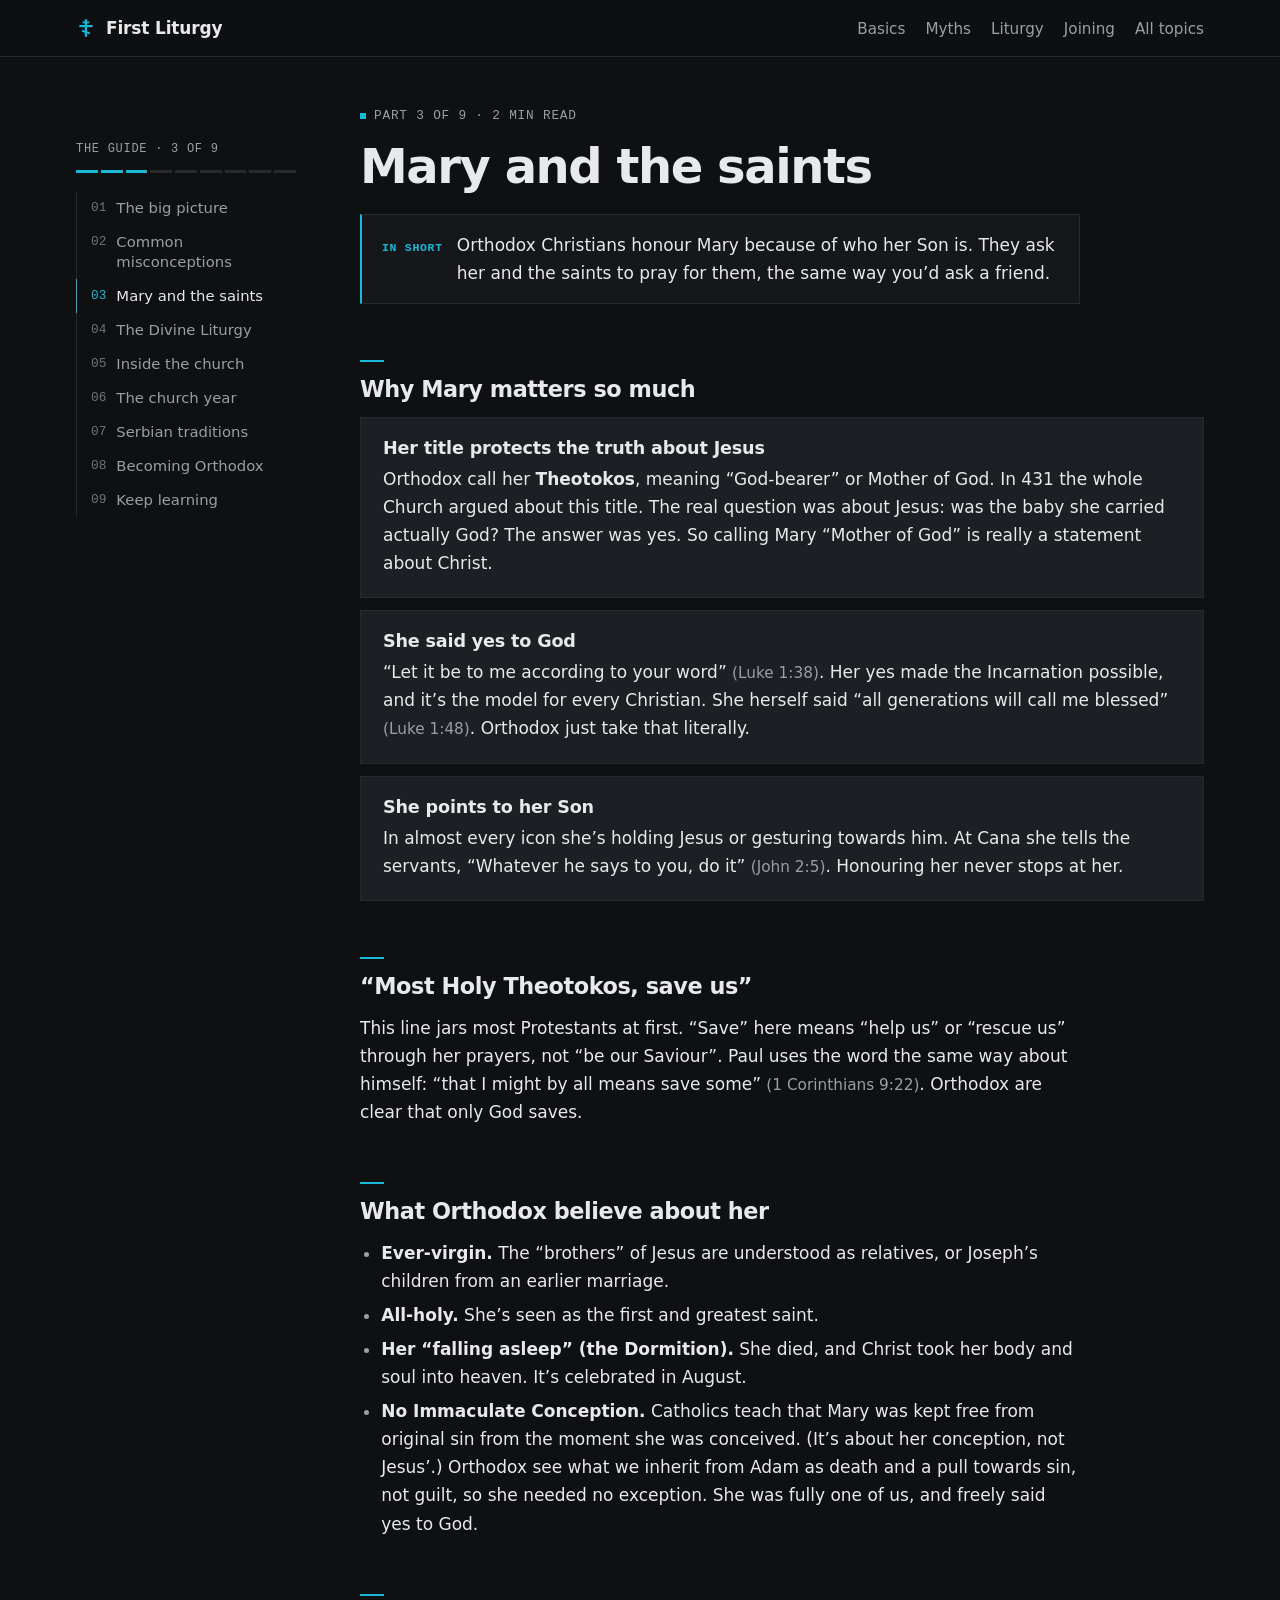
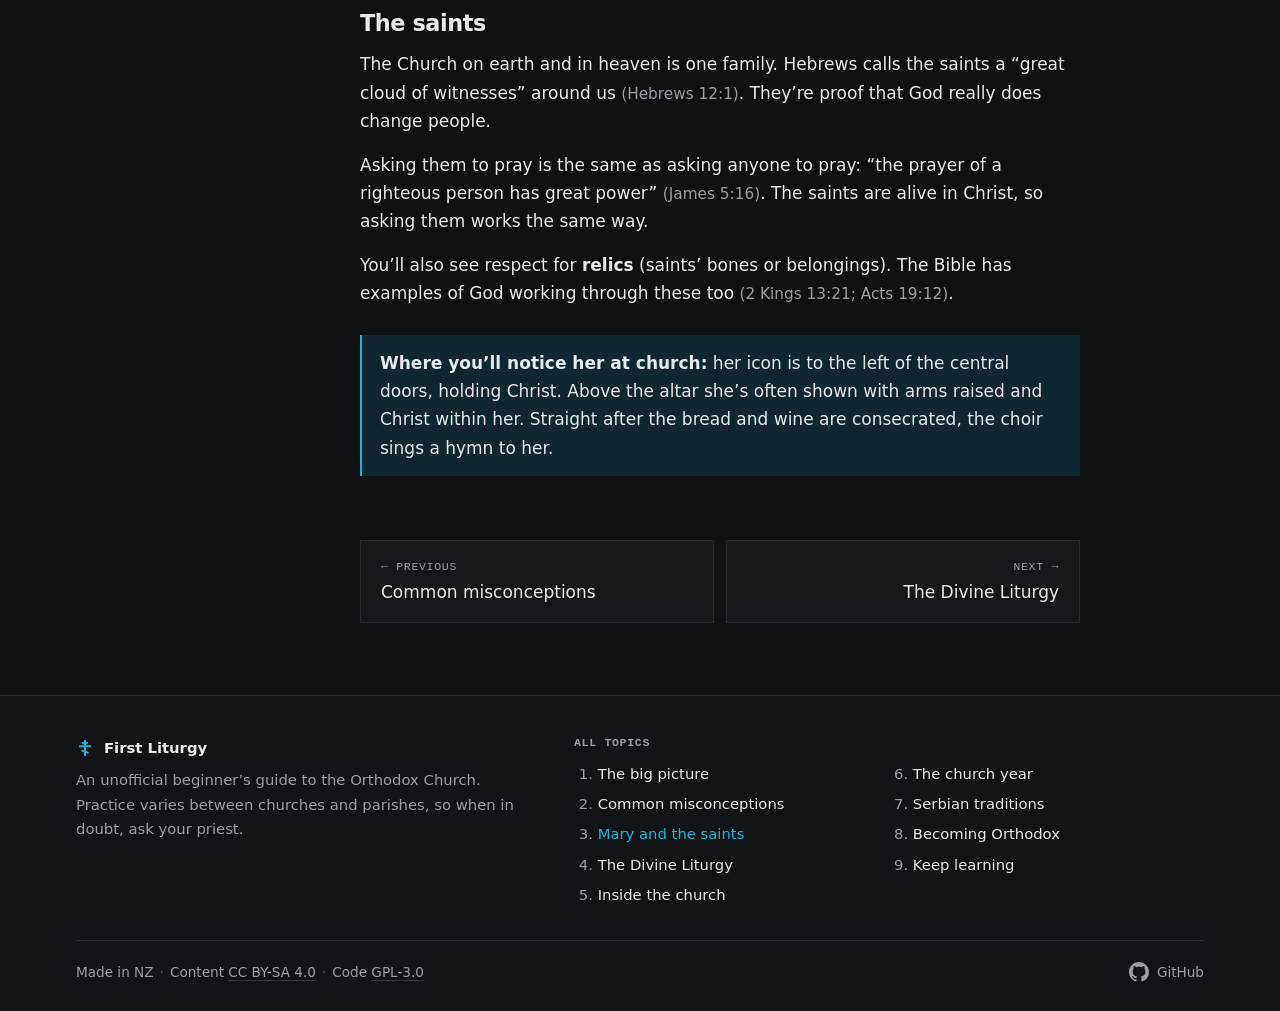
<file: public/mary.html>
<!doctype html>
<html lang="en-NZ">
<head>
<meta charset="utf-8">
<meta name="viewport" content="width=device-width, initial-scale=1">
<title>Mary and the saints · First Liturgy</title>
<meta name="description" content="Why Orthodox Christians honour Mary and ask the saints to pray.">
<meta name="color-scheme" content="dark">
<meta name="theme-color" content="#0f1012">
<meta property="og:title" content="Mary and the saints · First Liturgy">
<meta property="og:description" content="Why Orthodox Christians honour Mary and ask the saints to pray.">
<meta property="og:type" content="website">
<link rel="icon" href="assets/img/favicon.svg" type="image/svg+xml">
<link rel="stylesheet" href="assets/css/site.css">
<script src="assets/js/site.js" defer></script>
</head>
<body>
<a class="skip" href="#main">Skip to content</a>
<header class="site-header">
  <div class="wrap-wide header-inner">
    <a class="brand" href="index.html"><svg class="brand-mark" viewBox="0 0 24 24" aria-hidden="true" focusable="false"><rect x="10.6" y="1.5" width="2.8" height="21"/><rect x="8" y="4.2" width="8" height="2.2"/><rect x="4" y="8.4" width="16" height="2.6"/><rect x="7" y="15.7" width="10" height="2.4" transform="rotate(18 12 16.9)"/></svg>First Liturgy</a>
    <nav aria-label="Main">
      <ul>
        <li><a href="basics.html">Basics</a></li>
        <li><a href="myths.html">Myths</a></li>
        <li><a href="liturgy.html">Liturgy</a></li>
        <li><a href="becoming.html">Joining</a></li>
        <li><a href="#topics">All topics</a></li>
      </ul>
    </nav>
  </div>
</header>
<div class="wrap-wide layout">
  <aside class="sidebar" aria-label="Guide contents">
    <p class="sidebar-label">The guide · 3 of 9</p>
    <div class="progress" aria-hidden="true"><span class="on"></span><span class="on"></span><span class="on"></span><span></span><span></span><span></span><span></span><span></span><span></span></div>
    <ol>
      <li><a href="basics.html"><span>01</span>The big picture</a></li>
      <li><a href="myths.html"><span>02</span>Common misconceptions</a></li>
      <li><a href="mary.html" aria-current="page"><span>03</span>Mary and the saints</a></li>
      <li><a href="liturgy.html"><span>04</span>The Divine Liturgy</a></li>
      <li><a href="church.html"><span>05</span>Inside the church</a></li>
      <li><a href="year.html"><span>06</span>The church year</a></li>
      <li><a href="serbian.html"><span>07</span>Serbian traditions</a></li>
      <li><a href="becoming.html"><span>08</span>Becoming Orthodox</a></li>
      <li><a href="resources.html"><span>09</span>Keep learning</a></li>
    </ol>
  </aside>
  <main id="main" class="content">
<p class="eyebrow">Part 3 of 9 · 2 min read</p>

<h1>Mary and the saints</h1>

<p class="tldr"><span>In short</span> Orthodox Christians honour Mary because of who her Son is. They ask her and the saints to pray for them, the same way you’d ask a friend.</p>

<h2>Why Mary matters so much</h2>
<ul class="grid">
  <li class="card">
    <h3>Her title protects the truth about Jesus</h3>
    <p>Orthodox call her <strong>Theotokos</strong>, meaning “God-bearer” or Mother of God. In 431 the whole Church argued about this title. The real question was about Jesus: was the baby she carried actually God? The answer was yes. So calling Mary “Mother of God” is really a statement about Christ.</p>
  </li>
  <li class="card">
    <h3>She said yes to God</h3>
    <p>“Let it be to me according to your word” <span class="ref">(Luke 1:38)</span>. Her yes made the Incarnation possible, and it’s the model for every Christian. She herself said “all generations will call me blessed” <span class="ref">(Luke 1:48)</span>. Orthodox just take that literally.</p>
  </li>
  <li class="card">
    <h3>She points to her Son</h3>
    <p>In almost every icon she’s holding Jesus or gesturing towards him. At Cana she tells the servants, “Whatever he says to you, do it” <span class="ref">(John 2:5)</span>. Honouring her never stops at her.</p>
  </li>
</ul>

<h2>“Most Holy Theotokos, save us”</h2>
<p>This line jars most Protestants at first. “Save” here means “help us” or “rescue us” through her prayers, not “be our Saviour”. Paul uses the word the same way about himself: “that I might by all means save some” <span class="ref">(1 Corinthians 9:22)</span>. Orthodox are clear that only God saves.</p>

<h2>What Orthodox believe about her</h2>
<ul>
  <li><strong>Ever-virgin.</strong> The “brothers” of Jesus are understood as relatives, or Joseph’s children from an earlier marriage.</li>
  <li><strong>All-holy.</strong> She’s seen as the first and greatest saint.</li>
  <li><strong>Her “falling asleep” (the Dormition).</strong> She died, and Christ took her body and soul into heaven. It’s celebrated in August.</li>
  <li><strong>No Immaculate Conception.</strong> Catholics teach that Mary was kept free from original sin from the moment she was conceived. (It’s about her conception, not Jesus’.) Orthodox see what we inherit from Adam as death and a pull towards sin, not guilt, so she needed no exception. She was fully one of us, and freely said yes to God.</li>
</ul>

<h2>The saints</h2>
<p>The Church on earth and in heaven is one family. Hebrews calls the saints a “great cloud of witnesses” around us <span class="ref">(Hebrews 12:1)</span>. They’re proof that God really does change people.</p>
<p>Asking them to pray is the same as asking anyone to pray: “the prayer of a righteous person has great power” <span class="ref">(James 5:16)</span>. The saints are alive in Christ, so asking them works the same way.</p>
<p>You’ll also see respect for <strong>relics</strong> (saints’ bones or belongings). The Bible has examples of God working through these too <span class="ref">(2 Kings 13:21; Acts 19:12)</span>.</p>

<div class="note">
  <p><strong>Where you’ll notice her at church:</strong> her icon is to the left of the central doors, holding Christ. Above the altar she’s often shown with arms raised and Christ within her. Straight after the bread and wine are consecrated, the choir sings a hymn to her.</p>
</div>

<nav class="pager" aria-label="Previous and next">
  <a class="prev" href="myths.html"><span>← Previous</span>Common misconceptions</a>
  <a class="next" href="liturgy.html"><span>Next →</span>The Divine Liturgy</a>
</nav>
  </main>
</div>
<footer class="site-footer" id="topics">
  <div class="wrap-wide">
    <div class="footer-top">
      <div>
        <p class="footer-brand"><svg class="brand-mark" viewBox="0 0 24 24" aria-hidden="true" focusable="false"><rect x="10.6" y="1.5" width="2.8" height="21"/><rect x="8" y="4.2" width="8" height="2.2"/><rect x="4" y="8.4" width="16" height="2.6"/><rect x="7" y="15.7" width="10" height="2.4" transform="rotate(18 12 16.9)"/></svg>First Liturgy</p>
        <p>An unofficial beginner’s guide to the Orthodox Church. Practice varies between churches and parishes, so when in doubt, ask your priest.</p>
      </div>
      <div>
        <h2>All topics</h2>
        <ol>
          <li><a href="basics.html">The big picture</a></li>
          <li><a href="myths.html">Common misconceptions</a></li>
          <li><a href="mary.html" aria-current="page">Mary and the saints</a></li>
          <li><a href="liturgy.html">The Divine Liturgy</a></li>
          <li><a href="church.html">Inside the church</a></li>
          <li><a href="year.html">The church year</a></li>
          <li><a href="serbian.html">Serbian traditions</a></li>
          <li><a href="becoming.html">Becoming Orthodox</a></li>
          <li><a href="resources.html">Keep learning</a></li>
        </ol>
      </div>
    </div>
    <div class="footer-bottom">
      <p>Made in NZ<span class="sep">·</span>Content <a href="https://creativecommons.org/licenses/by-sa/4.0/" rel="noopener noreferrer license">CC BY-SA 4.0</a><span class="sep">·</span>Code <a href="https://www.gnu.org/licenses/gpl-3.0.html" rel="noopener noreferrer license">GPL-3.0</a></p>
      <a class="gh-link" href="https://github.com/penguin97040/ortho-info" rel="noopener noreferrer" aria-label="Source on GitHub"><svg viewBox="0 0 16 16" aria-hidden="true" focusable="false"><path d="M8 0C3.58 0 0 3.58 0 8c0 3.54 2.29 6.53 5.47 7.59.4.07.55-.17.55-.38 0-.19-.01-.82-.01-1.49-2.01.37-2.53-.49-2.69-.94-.09-.23-.48-.94-.82-1.13-.28-.15-.68-.52-.01-.53.63-.01 1.08.58 1.23.82.72 1.21 1.87.87 2.33.66.07-.52.28-.87.51-1.07-1.78-.2-3.64-.89-3.64-3.95 0-.87.31-1.59.82-2.15-.08-.2-.36-1.02.08-2.12 0 0 .67-.21 2.2.82.64-.18 1.32-.27 2-.27.68 0 1.36.09 2 .27 1.53-1.04 2.2-.82 2.2-.82.44 1.1.16 1.92.08 2.12.51.56.82 1.27.82 2.15 0 3.07-1.87 3.75-3.65 3.95.29.25.54.73.54 1.48 0 1.07-.01 1.93-.01 2.2 0 .21.15.46.55.38A8.013 8.013 0 0016 8c0-4.42-3.58-8-8-8z"/></svg><span>GitHub</span></a>
    </div>
  </div>
</footer>
</body>
</html>
</file>
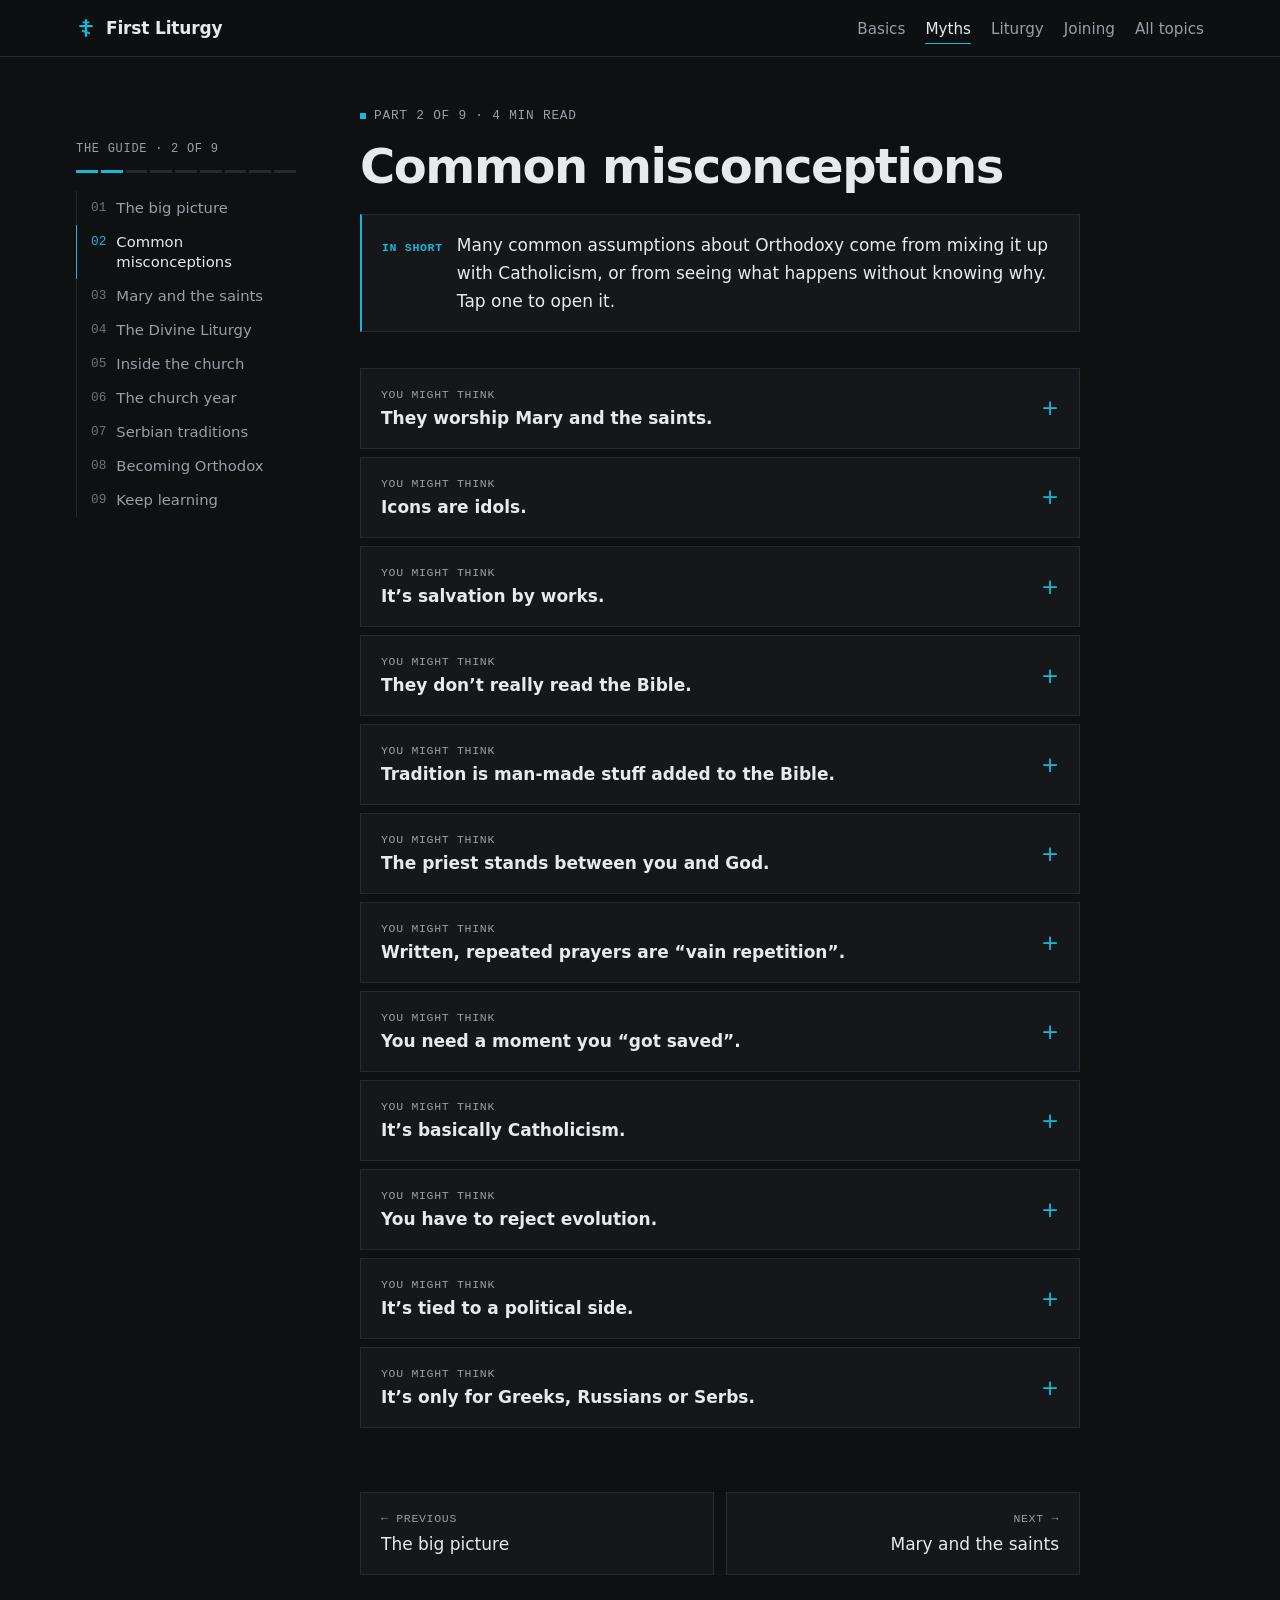
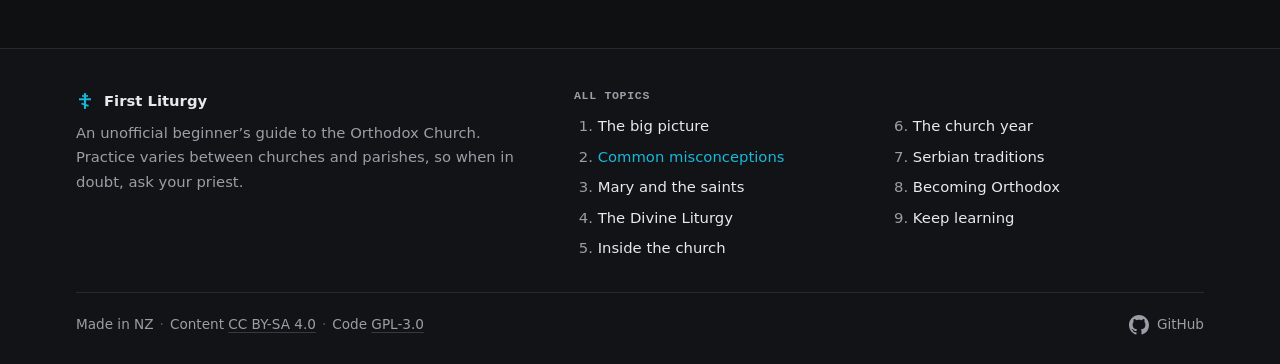
<file: public/myths.html>
<!doctype html>
<html lang="en-NZ">
<head>
<meta charset="utf-8">
<meta name="viewport" content="width=device-width, initial-scale=1">
<title>Common misconceptions · First Liturgy</title>
<meta name="description" content="Things Protestants often assume about Orthodoxy, and what’s actually true.">
<meta name="color-scheme" content="dark">
<meta name="theme-color" content="#0f1012">
<meta property="og:title" content="Common misconceptions · First Liturgy">
<meta property="og:description" content="Things Protestants often assume about Orthodoxy, and what’s actually true.">
<meta property="og:type" content="website">
<link rel="icon" href="assets/img/favicon.svg" type="image/svg+xml">
<link rel="stylesheet" href="assets/css/site.css">
<script src="assets/js/site.js" defer></script>
</head>
<body>
<a class="skip" href="#main">Skip to content</a>
<header class="site-header">
  <div class="wrap-wide header-inner">
    <a class="brand" href="index.html"><svg class="brand-mark" viewBox="0 0 24 24" aria-hidden="true" focusable="false"><rect x="10.6" y="1.5" width="2.8" height="21"/><rect x="8" y="4.2" width="8" height="2.2"/><rect x="4" y="8.4" width="16" height="2.6"/><rect x="7" y="15.7" width="10" height="2.4" transform="rotate(18 12 16.9)"/></svg>First Liturgy</a>
    <nav aria-label="Main">
      <ul>
        <li><a href="basics.html">Basics</a></li>
        <li><a href="myths.html" aria-current="page">Myths</a></li>
        <li><a href="liturgy.html">Liturgy</a></li>
        <li><a href="becoming.html">Joining</a></li>
        <li><a href="#topics">All topics</a></li>
      </ul>
    </nav>
  </div>
</header>
<div class="wrap-wide layout">
  <aside class="sidebar" aria-label="Guide contents">
    <p class="sidebar-label">The guide · 2 of 9</p>
    <div class="progress" aria-hidden="true"><span class="on"></span><span class="on"></span><span></span><span></span><span></span><span></span><span></span><span></span><span></span></div>
    <ol>
      <li><a href="basics.html"><span>01</span>The big picture</a></li>
      <li><a href="myths.html" aria-current="page"><span>02</span>Common misconceptions</a></li>
      <li><a href="mary.html"><span>03</span>Mary and the saints</a></li>
      <li><a href="liturgy.html"><span>04</span>The Divine Liturgy</a></li>
      <li><a href="church.html"><span>05</span>Inside the church</a></li>
      <li><a href="year.html"><span>06</span>The church year</a></li>
      <li><a href="serbian.html"><span>07</span>Serbian traditions</a></li>
      <li><a href="becoming.html"><span>08</span>Becoming Orthodox</a></li>
      <li><a href="resources.html"><span>09</span>Keep learning</a></li>
    </ol>
  </aside>
  <main id="main" class="content">
<p class="eyebrow">Part 2 of 9 · 4 min read</p>

<h1>Common misconceptions</h1>

<p class="tldr"><span>In short</span> Many common assumptions about Orthodoxy come from mixing it up with Catholicism, or from seeing what happens without knowing why. Tap one to open it.</p>

<details>
  <summary><span class="myth-label">You might think</span>They worship Mary and the saints.</summary>
  <div class="details-body">
    <p>Worship belongs to God alone. Saints are <em>honoured</em> (“venerated”), the way you’d honour a hero or keep photos of family who have died. Asking a saint to pray for you is like asking a friend at church. Death doesn’t remove anyone from the family. Long after Abraham, Isaac and Jacob died, God was still their God: “He is not God of the dead, but of the living, for all live to him” <span class="ref">(Luke 20:37–38)</span>.</p>
    <p><a href="mary.html">More on Mary and the saints →</a></p>
  </div>
</details>

<details>
  <summary><span class="myth-label">You might think</span>Icons are idols.</summary>
  <div class="details-body">
    <p>An idol is treated as a god. An icon is a window to a real person. The Church settled this in 787: honour given to an icon passes to the person shown. Kissing an icon is like kissing a photo of someone you love. You’re not kissing the paper. And because God became visible in Jesus, he can be pictured.</p>
  </div>
</details>

<details>
  <summary><span class="myth-label">You might think</span>It’s salvation by works.</summary>
  <div class="details-body">
    <p>Salvation is God’s gift from start to finish. But it isn’t a one-off transaction. It’s a lifelong healing that you take part in. Prayer, fasting and the sacraments don’t earn points. They’re more like physio: how you cooperate with the healing. Paul calls it “faith working through love” <span class="ref">(Galatians 5:6)</span>.</p>
  </div>
</details>

<details>
  <summary><span class="myth-label">You might think</span>They don’t really read the Bible.</summary>
  <div class="details-body">
    <p>The services are packed with Scripture: psalms, readings every day, and prayers built from Bible verses. Orthodox simply read the Bible <em>within</em> the Church that recognised it in the first place, rather than each person interpreting it alone.</p>
  </div>
</details>

<details>
  <summary><span class="myth-label">You might think</span>Tradition is man-made stuff added to the Bible.</summary>
  <div class="details-body">
    <p>Tradition is the faith handed down from the apostles, and Scripture is its heart. Paul told the church to “hold the traditions which you were taught, whether by word or our letter” <span class="ref">(2 Thessalonians 2:15)</span>. Not every local custom counts as capital-T Tradition, and customs are allowed to vary from place to place.</p>
  </div>
</details>

<details>
  <summary><span class="myth-label">You might think</span>The priest stands between you and God.</summary>
  <div class="details-body">
    <p>Everyone prays straight to God. The priest serves the community, like a father in a family. At confession, the prayer even says the priest is “only a witness”. You’re confessing to Christ, and the priest is there to guide you and pray the prayer of forgiveness.</p>
  </div>
</details>

<details>
  <summary><span class="myth-label">You might think</span>Written, repeated prayers are “vain repetition”.</summary>
  <div class="details-body">
    <p>Jesus warned against <em>empty</em> words, not repeated ones. He prayed the same words three times in Gethsemane <span class="ref">(Matthew 26:44)</span>, and heaven sings “Holy, holy, holy” without stopping <span class="ref">(Revelation 4:8)</span>. Set prayers give you good words on days you have none.</p>
  </div>
</details>

<details>
  <summary><span class="myth-label">You might think</span>You need a moment you “got saved”.</summary>
  <div class="details-body">
    <p>An Orthodox answer to “Are you saved?” is: “I have been saved, I am being saved, and I hope to be saved.” Salvation is a road, not a single moment. Confidence rests on trusting God, not on remembering a date.</p>
  </div>
</details>

<details>
  <summary><span class="myth-label">You might think</span>It’s basically Catholicism.</summary>
  <div class="details-body">
    <p>They share the first thousand years, so they look similar. But Orthodoxy has no pope. Its bishops are equals, and the Patriarch of Constantinople is “first among equals”. It also keeps the original wording of the Creed, uses leavened bread at Communion, and ordains married men as priests (bishops are monks). It doesn’t teach purgatory, or the Immaculate Conception (see <a href="mary.html">Mary and the saints</a>). Services are almost all sung, and people traditionally stand.</p>
  </div>
</details>

<details>
  <summary><span class="myth-label">You might think</span>You have to reject evolution.</summary>
  <div class="details-body">
    <p>The Orthodox Church has no official teaching on evolution or the age of the earth, and Orthodox Christians hold a range of views. Early Church writers often read Genesis on several levels. It tells us who God is and who we are. It’s not a science textbook. Your view on this isn’t a test of faith.</p>
  </div>
</details>

<details>
  <summary><span class="myth-label">You might think</span>It’s tied to a political side.</summary>
  <div class="details-body">
    <p>The Liturgy is about prayer, repentance and Communion, not elections, and you’re unlikely to hear politics from the front. To be honest, some national churches have messy histories with governments, and members have opinions like anyone else. But the faith itself isn’t a political movement.</p>
  </div>
</details>

<details>
  <summary><span class="myth-label">You might think</span>It’s only for Greeks, Russians or Serbs.</summary>
  <div class="details-body">
    <p>Orthodoxy is for everyone. Many parishes use English, alone or mixed with another language, and converts are common. The culture is a gift to enjoy, not a gate you have to get through.</p>
  </div>
</details>

<nav class="pager" aria-label="Previous and next">
  <a class="prev" href="basics.html"><span>← Previous</span>The big picture</a>
  <a class="next" href="mary.html"><span>Next →</span>Mary and the saints</a>
</nav>
  </main>
</div>
<footer class="site-footer" id="topics">
  <div class="wrap-wide">
    <div class="footer-top">
      <div>
        <p class="footer-brand"><svg class="brand-mark" viewBox="0 0 24 24" aria-hidden="true" focusable="false"><rect x="10.6" y="1.5" width="2.8" height="21"/><rect x="8" y="4.2" width="8" height="2.2"/><rect x="4" y="8.4" width="16" height="2.6"/><rect x="7" y="15.7" width="10" height="2.4" transform="rotate(18 12 16.9)"/></svg>First Liturgy</p>
        <p>An unofficial beginner’s guide to the Orthodox Church. Practice varies between churches and parishes, so when in doubt, ask your priest.</p>
      </div>
      <div>
        <h2>All topics</h2>
        <ol>
          <li><a href="basics.html">The big picture</a></li>
          <li><a href="myths.html" aria-current="page">Common misconceptions</a></li>
          <li><a href="mary.html">Mary and the saints</a></li>
          <li><a href="liturgy.html">The Divine Liturgy</a></li>
          <li><a href="church.html">Inside the church</a></li>
          <li><a href="year.html">The church year</a></li>
          <li><a href="serbian.html">Serbian traditions</a></li>
          <li><a href="becoming.html">Becoming Orthodox</a></li>
          <li><a href="resources.html">Keep learning</a></li>
        </ol>
      </div>
    </div>
    <div class="footer-bottom">
      <p>Made in NZ<span class="sep">·</span>Content <a href="https://creativecommons.org/licenses/by-sa/4.0/" rel="noopener noreferrer license">CC BY-SA 4.0</a><span class="sep">·</span>Code <a href="https://www.gnu.org/licenses/gpl-3.0.html" rel="noopener noreferrer license">GPL-3.0</a></p>
      <a class="gh-link" href="https://github.com/penguin97040/ortho-info" rel="noopener noreferrer" aria-label="Source on GitHub"><svg viewBox="0 0 16 16" aria-hidden="true" focusable="false"><path d="M8 0C3.58 0 0 3.58 0 8c0 3.54 2.29 6.53 5.47 7.59.4.07.55-.17.55-.38 0-.19-.01-.82-.01-1.49-2.01.37-2.53-.49-2.69-.94-.09-.23-.48-.94-.82-1.13-.28-.15-.68-.52-.01-.53.63-.01 1.08.58 1.23.82.72 1.21 1.87.87 2.33.66.07-.52.28-.87.51-1.07-1.78-.2-3.64-.89-3.64-3.95 0-.87.31-1.59.82-2.15-.08-.2-.36-1.02.08-2.12 0 0 .67-.21 2.2.82.64-.18 1.32-.27 2-.27.68 0 1.36.09 2 .27 1.53-1.04 2.2-.82 2.2-.82.44 1.1.16 1.92.08 2.12.51.56.82 1.27.82 2.15 0 3.07-1.87 3.75-3.65 3.95.29.25.54.73.54 1.48 0 1.07-.01 1.93-.01 2.2 0 .21.15.46.55.38A8.013 8.013 0 0016 8c0-4.42-3.58-8-8-8z"/></svg><span>GitHub</span></a>
    </div>
  </div>
</footer>
</body>
</html>
</file>
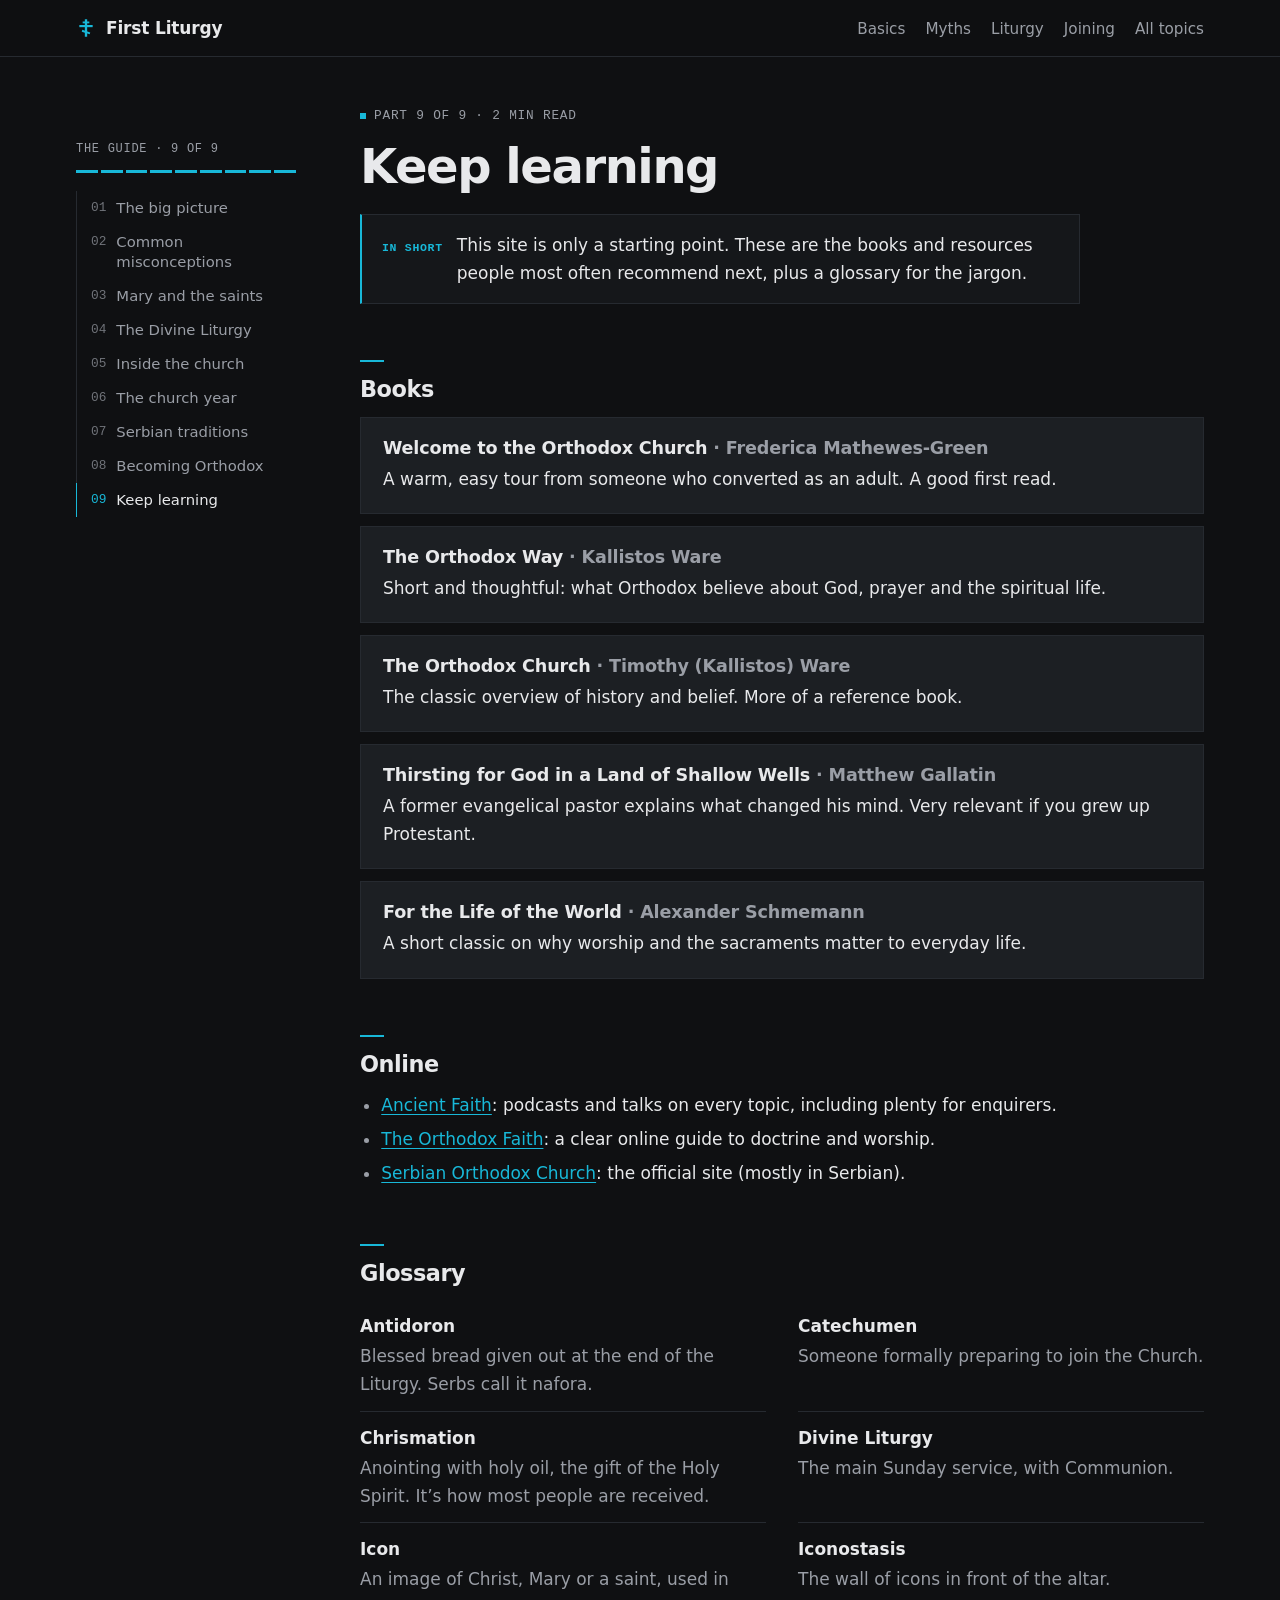
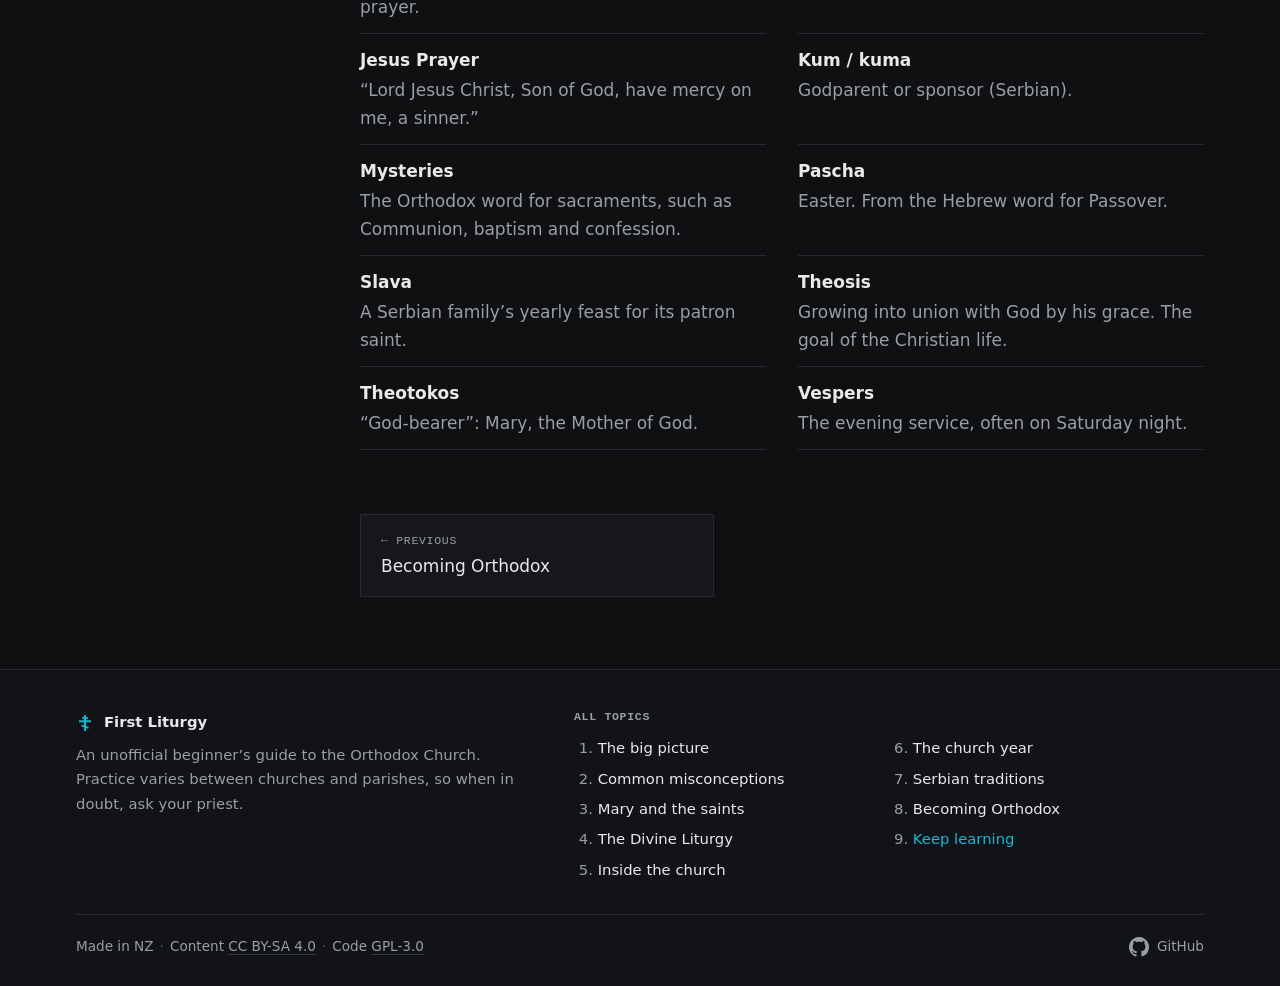
<file: public/resources.html>
<!doctype html>
<html lang="en-NZ">
<head>
<meta charset="utf-8">
<meta name="viewport" content="width=device-width, initial-scale=1">
<title>Keep learning · First Liturgy</title>
<meta name="description" content="Books, podcasts and a mini glossary.">
<meta name="color-scheme" content="dark">
<meta name="theme-color" content="#0f1012">
<meta property="og:title" content="Keep learning · First Liturgy">
<meta property="og:description" content="Books, podcasts and a mini glossary.">
<meta property="og:type" content="website">
<link rel="icon" href="assets/img/favicon.svg" type="image/svg+xml">
<link rel="stylesheet" href="assets/css/site.css">
<script src="assets/js/site.js" defer></script>
</head>
<body>
<a class="skip" href="#main">Skip to content</a>
<header class="site-header">
  <div class="wrap-wide header-inner">
    <a class="brand" href="index.html"><svg class="brand-mark" viewBox="0 0 24 24" aria-hidden="true" focusable="false"><rect x="10.6" y="1.5" width="2.8" height="21"/><rect x="8" y="4.2" width="8" height="2.2"/><rect x="4" y="8.4" width="16" height="2.6"/><rect x="7" y="15.7" width="10" height="2.4" transform="rotate(18 12 16.9)"/></svg>First Liturgy</a>
    <nav aria-label="Main">
      <ul>
        <li><a href="basics.html">Basics</a></li>
        <li><a href="myths.html">Myths</a></li>
        <li><a href="liturgy.html">Liturgy</a></li>
        <li><a href="becoming.html">Joining</a></li>
        <li><a href="#topics">All topics</a></li>
      </ul>
    </nav>
  </div>
</header>
<div class="wrap-wide layout">
  <aside class="sidebar" aria-label="Guide contents">
    <p class="sidebar-label">The guide · 9 of 9</p>
    <div class="progress" aria-hidden="true"><span class="on"></span><span class="on"></span><span class="on"></span><span class="on"></span><span class="on"></span><span class="on"></span><span class="on"></span><span class="on"></span><span class="on"></span></div>
    <ol>
      <li><a href="basics.html"><span>01</span>The big picture</a></li>
      <li><a href="myths.html"><span>02</span>Common misconceptions</a></li>
      <li><a href="mary.html"><span>03</span>Mary and the saints</a></li>
      <li><a href="liturgy.html"><span>04</span>The Divine Liturgy</a></li>
      <li><a href="church.html"><span>05</span>Inside the church</a></li>
      <li><a href="year.html"><span>06</span>The church year</a></li>
      <li><a href="serbian.html"><span>07</span>Serbian traditions</a></li>
      <li><a href="becoming.html"><span>08</span>Becoming Orthodox</a></li>
      <li><a href="resources.html" aria-current="page"><span>09</span>Keep learning</a></li>
    </ol>
  </aside>
  <main id="main" class="content">
<p class="eyebrow">Part 9 of 9 · 2 min read</p>

<h1>Keep learning</h1>

<p class="tldr"><span>In short</span> This site is only a starting point. These are the books and resources people most often recommend next, plus a glossary for the jargon.</p>

<h2>Books</h2>
<ul class="grid">
  <li class="card">
    <h3>Welcome to the Orthodox Church <span class="muted">· Frederica Mathewes-Green</span></h3>
    <p>A warm, easy tour from someone who converted as an adult. A good first read.</p>
  </li>
  <li class="card">
    <h3>The Orthodox Way <span class="muted">· Kallistos Ware</span></h3>
    <p>Short and thoughtful: what Orthodox believe about God, prayer and the spiritual life.</p>
  </li>
  <li class="card">
    <h3>The Orthodox Church <span class="muted">· Timothy (Kallistos) Ware</span></h3>
    <p>The classic overview of history and belief. More of a reference book.</p>
  </li>
  <li class="card">
    <h3>Thirsting for God in a Land of Shallow Wells <span class="muted">· Matthew Gallatin</span></h3>
    <p>A former evangelical pastor explains what changed his mind. Very relevant if you grew up Protestant.</p>
  </li>
  <li class="card">
    <h3>For the Life of the World <span class="muted">· Alexander Schmemann</span></h3>
    <p>A short classic on why worship and the sacraments matter to everyday life.</p>
  </li>
</ul>

<h2>Online</h2>
<ul>
  <li><a href="https://www.ancientfaith.com/" rel="noopener noreferrer">Ancient Faith</a>: podcasts and talks on every topic, including plenty for enquirers.</li>
  <li><a href="https://www.oca.org/orthodoxy/the-orthodox-faith" rel="noopener noreferrer">The Orthodox Faith</a>: a clear online guide to doctrine and worship.</li>
  <li><a href="https://www.spc.rs/" rel="noopener noreferrer">Serbian Orthodox Church</a>: the official site (mostly in Serbian).</li>
</ul>

<h2>Glossary</h2>
<dl class="glossary">
  <div><dt>Antidoron</dt><dd>Blessed bread given out at the end of the Liturgy. Serbs call it nafora.</dd></div>
  <div><dt>Catechumen</dt><dd>Someone formally preparing to join the Church.</dd></div>
  <div><dt>Chrismation</dt><dd>Anointing with holy oil, the gift of the Holy Spirit. It’s how most people are received.</dd></div>
  <div><dt>Divine Liturgy</dt><dd>The main Sunday service, with Communion.</dd></div>
  <div><dt>Icon</dt><dd>An image of Christ, Mary or a saint, used in prayer.</dd></div>
  <div><dt>Iconostasis</dt><dd>The wall of icons in front of the altar.</dd></div>
  <div><dt>Jesus Prayer</dt><dd>“Lord Jesus Christ, Son of God, have mercy on me, a sinner.”</dd></div>
  <div><dt>Kum / kuma</dt><dd>Godparent or sponsor (Serbian).</dd></div>
  <div><dt>Mysteries</dt><dd>The Orthodox word for sacraments, such as Communion, baptism and confession.</dd></div>
  <div><dt>Pascha</dt><dd>Easter. From the Hebrew word for Passover.</dd></div>
  <div><dt>Slava</dt><dd>A Serbian family’s yearly feast for its patron saint.</dd></div>
  <div><dt>Theosis</dt><dd>Growing into union with God by his grace. The goal of the Christian life.</dd></div>
  <div><dt>Theotokos</dt><dd>“God-bearer”: Mary, the Mother of God.</dd></div>
  <div><dt>Vespers</dt><dd>The evening service, often on Saturday night.</dd></div>
</dl>

<nav class="pager" aria-label="Previous and next">
  <a class="prev" href="becoming.html"><span>← Previous</span>Becoming Orthodox</a>
</nav>
  </main>
</div>
<footer class="site-footer" id="topics">
  <div class="wrap-wide">
    <div class="footer-top">
      <div>
        <p class="footer-brand"><svg class="brand-mark" viewBox="0 0 24 24" aria-hidden="true" focusable="false"><rect x="10.6" y="1.5" width="2.8" height="21"/><rect x="8" y="4.2" width="8" height="2.2"/><rect x="4" y="8.4" width="16" height="2.6"/><rect x="7" y="15.7" width="10" height="2.4" transform="rotate(18 12 16.9)"/></svg>First Liturgy</p>
        <p>An unofficial beginner’s guide to the Orthodox Church. Practice varies between churches and parishes, so when in doubt, ask your priest.</p>
      </div>
      <div>
        <h2>All topics</h2>
        <ol>
          <li><a href="basics.html">The big picture</a></li>
          <li><a href="myths.html">Common misconceptions</a></li>
          <li><a href="mary.html">Mary and the saints</a></li>
          <li><a href="liturgy.html">The Divine Liturgy</a></li>
          <li><a href="church.html">Inside the church</a></li>
          <li><a href="year.html">The church year</a></li>
          <li><a href="serbian.html">Serbian traditions</a></li>
          <li><a href="becoming.html">Becoming Orthodox</a></li>
          <li><a href="resources.html" aria-current="page">Keep learning</a></li>
        </ol>
      </div>
    </div>
    <div class="footer-bottom">
      <p>Made in NZ<span class="sep">·</span>Content <a href="https://creativecommons.org/licenses/by-sa/4.0/" rel="noopener noreferrer license">CC BY-SA 4.0</a><span class="sep">·</span>Code <a href="https://www.gnu.org/licenses/gpl-3.0.html" rel="noopener noreferrer license">GPL-3.0</a></p>
      <a class="gh-link" href="https://github.com/penguin97040/ortho-info" rel="noopener noreferrer" aria-label="Source on GitHub"><svg viewBox="0 0 16 16" aria-hidden="true" focusable="false"><path d="M8 0C3.58 0 0 3.58 0 8c0 3.54 2.29 6.53 5.47 7.59.4.07.55-.17.55-.38 0-.19-.01-.82-.01-1.49-2.01.37-2.53-.49-2.69-.94-.09-.23-.48-.94-.82-1.13-.28-.15-.68-.52-.01-.53.63-.01 1.08.58 1.23.82.72 1.21 1.87.87 2.33.66.07-.52.28-.87.51-1.07-1.78-.2-3.64-.89-3.64-3.95 0-.87.31-1.59.82-2.15-.08-.2-.36-1.02.08-2.12 0 0 .67-.21 2.2.82.64-.18 1.32-.27 2-.27.68 0 1.36.09 2 .27 1.53-1.04 2.2-.82 2.2-.82.44 1.1.16 1.92.08 2.12.51.56.82 1.27.82 2.15 0 3.07-1.87 3.75-3.65 3.95.29.25.54.73.54 1.48 0 1.07-.01 1.93-.01 2.2 0 .21.15.46.55.38A8.013 8.013 0 0016 8c0-4.42-3.58-8-8-8z"/></svg><span>GitHub</span></a>
    </div>
  </div>
</footer>
</body>
</html>
</file>
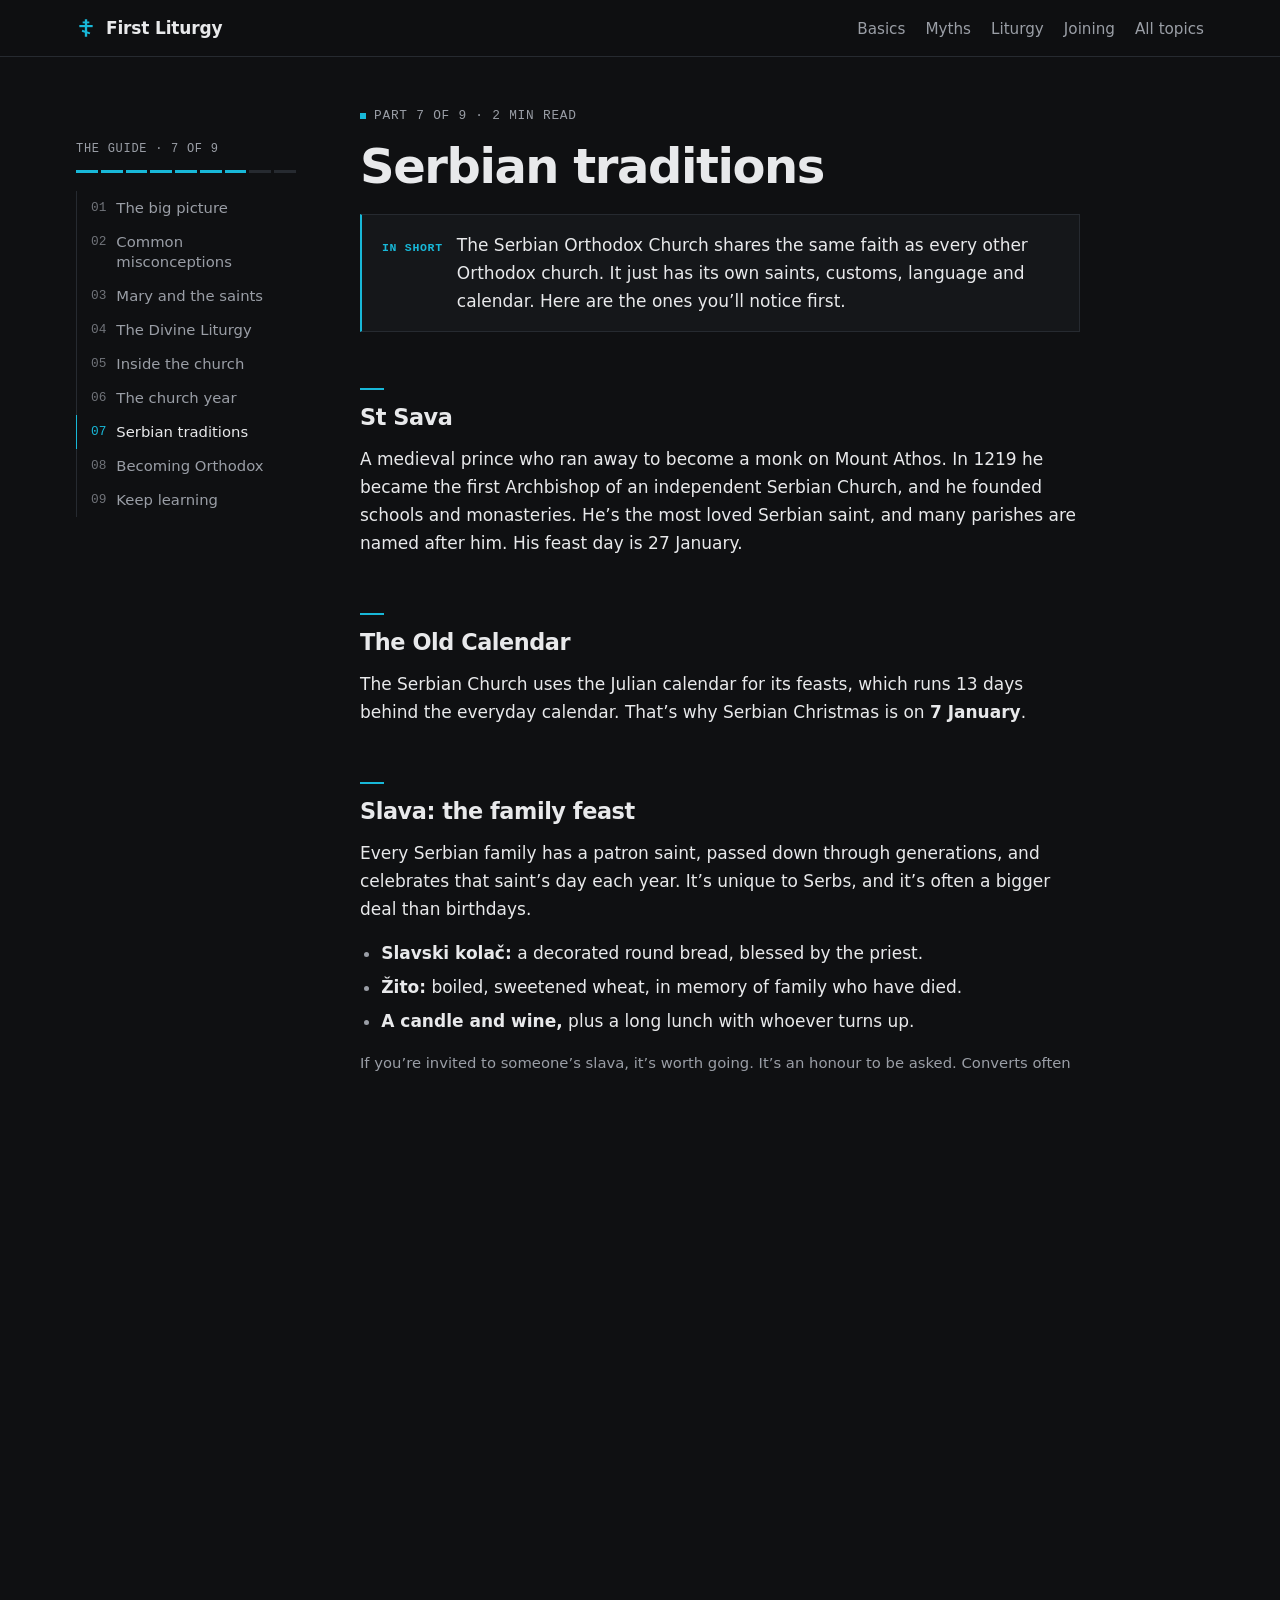
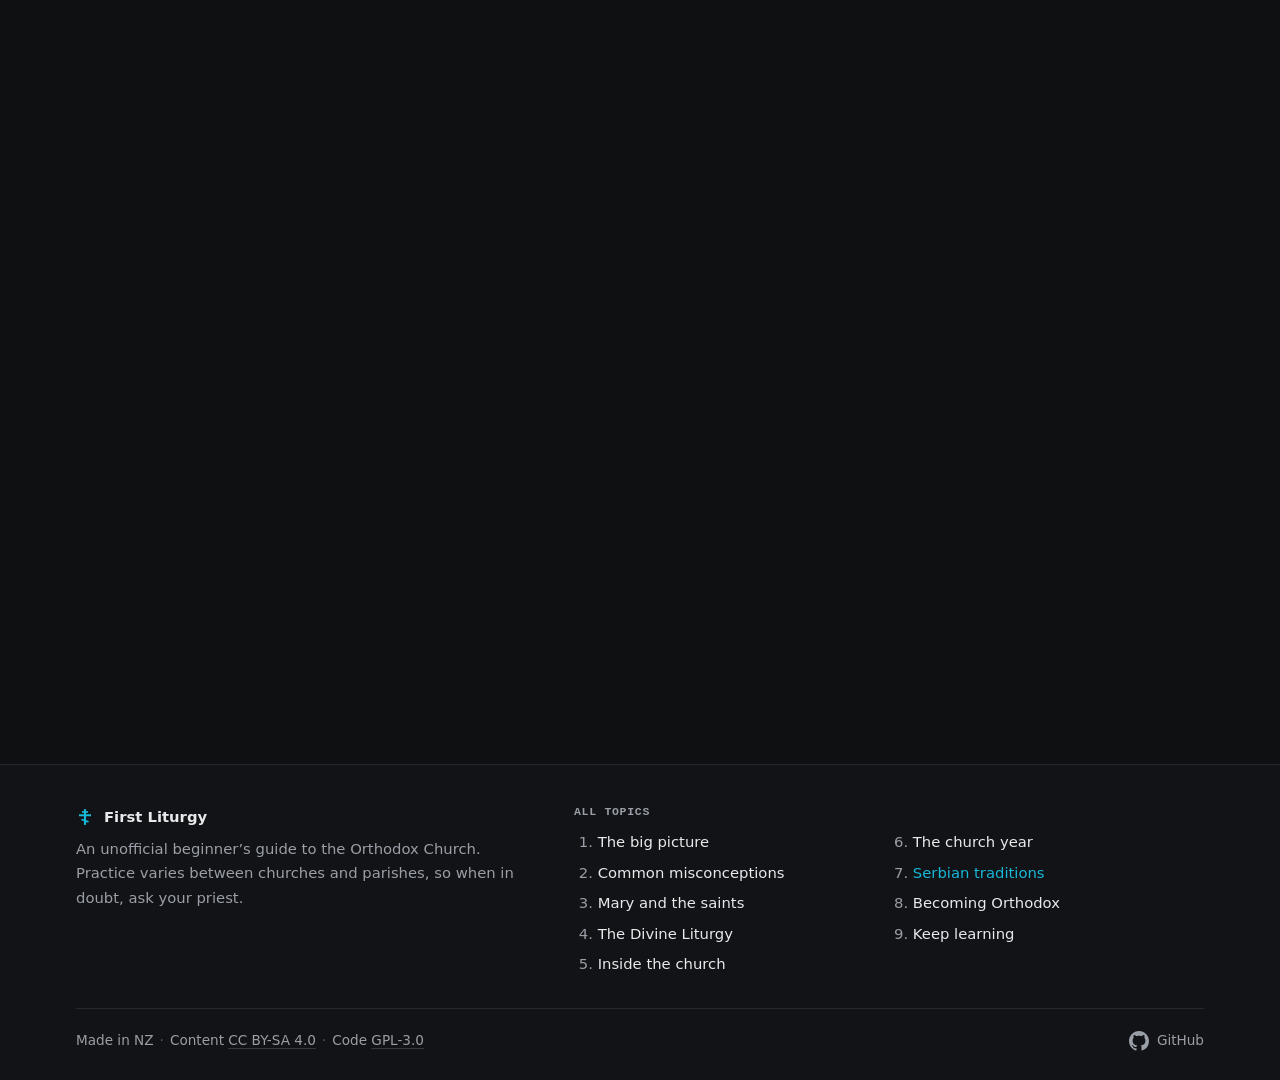
<file: public/serbian.html>
<!doctype html>
<html lang="en-NZ">
<head>
<meta charset="utf-8">
<meta name="viewport" content="width=device-width, initial-scale=1">
<title>Serbian traditions · First Liturgy</title>
<meta name="description" content="Slava, Christmas customs, the old calendar and a few phrases.">
<meta name="color-scheme" content="dark">
<meta name="theme-color" content="#0f1012">
<meta property="og:title" content="Serbian traditions · First Liturgy">
<meta property="og:description" content="Slava, Christmas customs, the old calendar and a few phrases.">
<meta property="og:type" content="website">
<link rel="icon" href="assets/img/favicon.svg" type="image/svg+xml">
<link rel="stylesheet" href="assets/css/site.css">
<script src="assets/js/site.js" defer></script>
</head>
<body>
<a class="skip" href="#main">Skip to content</a>
<header class="site-header">
  <div class="wrap-wide header-inner">
    <a class="brand" href="index.html"><svg class="brand-mark" viewBox="0 0 24 24" aria-hidden="true" focusable="false"><rect x="10.6" y="1.5" width="2.8" height="21"/><rect x="8" y="4.2" width="8" height="2.2"/><rect x="4" y="8.4" width="16" height="2.6"/><rect x="7" y="15.7" width="10" height="2.4" transform="rotate(18 12 16.9)"/></svg>First Liturgy</a>
    <nav aria-label="Main">
      <ul>
        <li><a href="basics.html">Basics</a></li>
        <li><a href="myths.html">Myths</a></li>
        <li><a href="liturgy.html">Liturgy</a></li>
        <li><a href="becoming.html">Joining</a></li>
        <li><a href="#topics">All topics</a></li>
      </ul>
    </nav>
  </div>
</header>
<div class="wrap-wide layout">
  <aside class="sidebar" aria-label="Guide contents">
    <p class="sidebar-label">The guide · 7 of 9</p>
    <div class="progress" aria-hidden="true"><span class="on"></span><span class="on"></span><span class="on"></span><span class="on"></span><span class="on"></span><span class="on"></span><span class="on"></span><span></span><span></span></div>
    <ol>
      <li><a href="basics.html"><span>01</span>The big picture</a></li>
      <li><a href="myths.html"><span>02</span>Common misconceptions</a></li>
      <li><a href="mary.html"><span>03</span>Mary and the saints</a></li>
      <li><a href="liturgy.html"><span>04</span>The Divine Liturgy</a></li>
      <li><a href="church.html"><span>05</span>Inside the church</a></li>
      <li><a href="year.html"><span>06</span>The church year</a></li>
      <li><a href="serbian.html" aria-current="page"><span>07</span>Serbian traditions</a></li>
      <li><a href="becoming.html"><span>08</span>Becoming Orthodox</a></li>
      <li><a href="resources.html"><span>09</span>Keep learning</a></li>
    </ol>
  </aside>
  <main id="main" class="content">
<p class="eyebrow">Part 7 of 9 · 2 min read</p>

<h1>Serbian traditions</h1>

<p class="tldr"><span>In short</span> The Serbian Orthodox Church shares the same faith as every other Orthodox church. It just has its own saints, customs, language and calendar. Here are the ones you’ll notice first.</p>

<h2>St Sava</h2>
<p>A medieval prince who ran away to become a monk on Mount Athos. In 1219 he became the first Archbishop of an independent Serbian Church, and he founded schools and monasteries. He’s the most loved Serbian saint, and many parishes are named after him. His feast day is 27 January.</p>

<h2>The Old Calendar</h2>
<p>The Serbian Church uses the Julian calendar for its feasts, which runs 13 days behind the everyday calendar. That’s why Serbian Christmas is on <strong>7 January</strong>.</p>

<h2>Slava: the family feast</h2>
<p>Every Serbian family has a patron saint, passed down through generations, and celebrates that saint’s day each year. It’s unique to Serbs, and it’s often a bigger deal than birthdays.</p>
<ul>
  <li><strong>Slavski kolač:</strong> a decorated round bread, blessed by the priest.</li>
  <li><strong>Žito:</strong> boiled, sweetened wheat, in memory of family who have died.</li>
  <li><strong>A candle and wine,</strong> plus a long lunch with whoever turns up.</li>
</ul>
<p class="small muted">If you’re invited to someone’s slava, it’s worth going. It’s an honour to be asked. Converts often take up a slava of their own.</p>

<h2>Christmas customs</h2>
<ul>
  <li><strong>Badnji dan</strong> (Christmas Eve, 6 January): an oak branch called the <em>badnjak</em> is blessed and burned, often at a bonfire at church. Straw on the floor recalls the stable.</li>
  <li><strong>Česnica:</strong> a round bread baked on Christmas morning with a coin inside. Whoever finds the coin is said to be lucky that year.</li>
</ul>

<h2>Useful phrases</h2>
<div class="table-wrap">
  <table>
    <thead><tr><th>You’ll hear</th><th>Meaning</th><th>Reply</th></tr></thead>
    <tbody>
      <tr><td>Hristos se rodi!</td><td>Christ is born! (Christmas season)</td><td>Vaistinu se rodi! <span class="muted">(He is truly born!)</span></td></tr>
      <tr><td>Hristos vaskrse!</td><td>Christ is risen! (Pascha season)</td><td>Vaistinu vaskrse! <span class="muted">(He is truly risen!)</span></td></tr>
      <tr><td>Pomoz Bog</td><td>God help you, a general greeting</td><td>Bog ti pomogao <span class="muted">(God help you too)</span></td></tr>
      <tr><td>Gospodi pomiluj</td><td>Lord, have mercy</td><td class="muted">Sung over and over in the services</td></tr>
      <tr><td>Oče, blagoslovite</td><td>Father, bless (greeting a priest)</td><td class="muted">He blesses you</td></tr>
    </tbody>
  </table>
</div>

<h2>Other things you’ll notice</h2>
<ul>
  <li><strong>Language:</strong> services mix Church Slavonic (an old language for worship), Serbian and often English.</li>
  <li><strong>Two alphabets:</strong> Serbian is written in both Cyrillic and Latin letters, so you might see “Христос васкрсе” or “Hristos vaskrse”.</li>
  <li><strong>Kum and kuma:</strong> a godparent or wedding sponsor. In Serbian culture it’s a lifelong, almost family-level bond.</li>
  <li><strong>Red eggs at Pascha:</strong> people tap them against each other, and the last uncracked egg wins.</li>
  <li><strong>Prayer ropes</strong> are called <em>brojanica</em>.</li>
</ul>

<nav class="pager" aria-label="Previous and next">
  <a class="prev" href="year.html"><span>← Previous</span>The church year</a>
  <a class="next" href="becoming.html"><span>Next →</span>Becoming Orthodox</a>
</nav>
  </main>
</div>
<footer class="site-footer" id="topics">
  <div class="wrap-wide">
    <div class="footer-top">
      <div>
        <p class="footer-brand"><svg class="brand-mark" viewBox="0 0 24 24" aria-hidden="true" focusable="false"><rect x="10.6" y="1.5" width="2.8" height="21"/><rect x="8" y="4.2" width="8" height="2.2"/><rect x="4" y="8.4" width="16" height="2.6"/><rect x="7" y="15.7" width="10" height="2.4" transform="rotate(18 12 16.9)"/></svg>First Liturgy</p>
        <p>An unofficial beginner’s guide to the Orthodox Church. Practice varies between churches and parishes, so when in doubt, ask your priest.</p>
      </div>
      <div>
        <h2>All topics</h2>
        <ol>
          <li><a href="basics.html">The big picture</a></li>
          <li><a href="myths.html">Common misconceptions</a></li>
          <li><a href="mary.html">Mary and the saints</a></li>
          <li><a href="liturgy.html">The Divine Liturgy</a></li>
          <li><a href="church.html">Inside the church</a></li>
          <li><a href="year.html">The church year</a></li>
          <li><a href="serbian.html" aria-current="page">Serbian traditions</a></li>
          <li><a href="becoming.html">Becoming Orthodox</a></li>
          <li><a href="resources.html">Keep learning</a></li>
        </ol>
      </div>
    </div>
    <div class="footer-bottom">
      <p>Made in NZ<span class="sep">·</span>Content <a href="https://creativecommons.org/licenses/by-sa/4.0/" rel="noopener noreferrer license">CC BY-SA 4.0</a><span class="sep">·</span>Code <a href="https://www.gnu.org/licenses/gpl-3.0.html" rel="noopener noreferrer license">GPL-3.0</a></p>
      <a class="gh-link" href="https://github.com/penguin97040/ortho-info" rel="noopener noreferrer" aria-label="Source on GitHub"><svg viewBox="0 0 16 16" aria-hidden="true" focusable="false"><path d="M8 0C3.58 0 0 3.58 0 8c0 3.54 2.29 6.53 5.47 7.59.4.07.55-.17.55-.38 0-.19-.01-.82-.01-1.49-2.01.37-2.53-.49-2.69-.94-.09-.23-.48-.94-.82-1.13-.28-.15-.68-.52-.01-.53.63-.01 1.08.58 1.23.82.72 1.21 1.87.87 2.33.66.07-.52.28-.87.51-1.07-1.78-.2-3.64-.89-3.64-3.95 0-.87.31-1.59.82-2.15-.08-.2-.36-1.02.08-2.12 0 0 .67-.21 2.2.82.64-.18 1.32-.27 2-.27.68 0 1.36.09 2 .27 1.53-1.04 2.2-.82 2.2-.82.44 1.1.16 1.92.08 2.12.51.56.82 1.27.82 2.15 0 3.07-1.87 3.75-3.65 3.95.29.25.54.73.54 1.48 0 1.07-.01 1.93-.01 2.2 0 .21.15.46.55.38A8.013 8.013 0 0016 8c0-4.42-3.58-8-8-8z"/></svg><span>GitHub</span></a>
    </div>
  </div>
</footer>
</body>
</html>
</file>
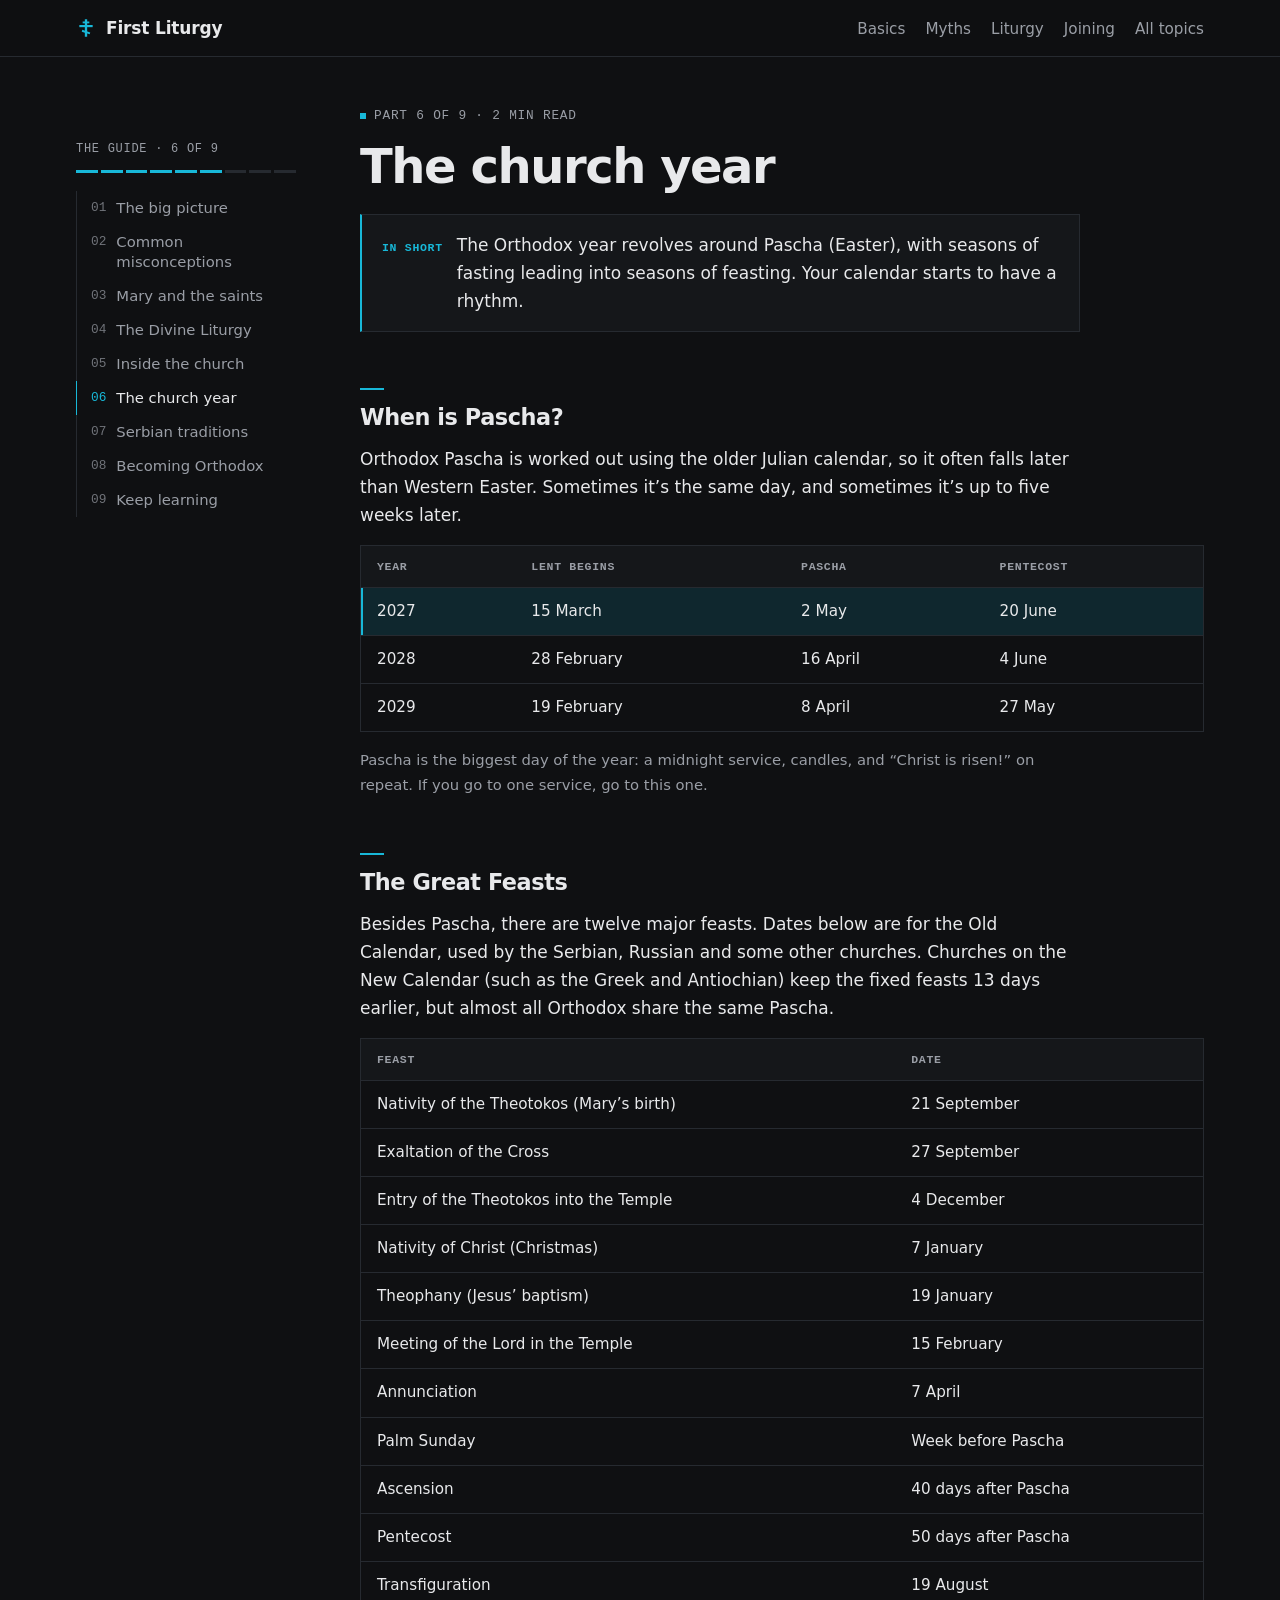
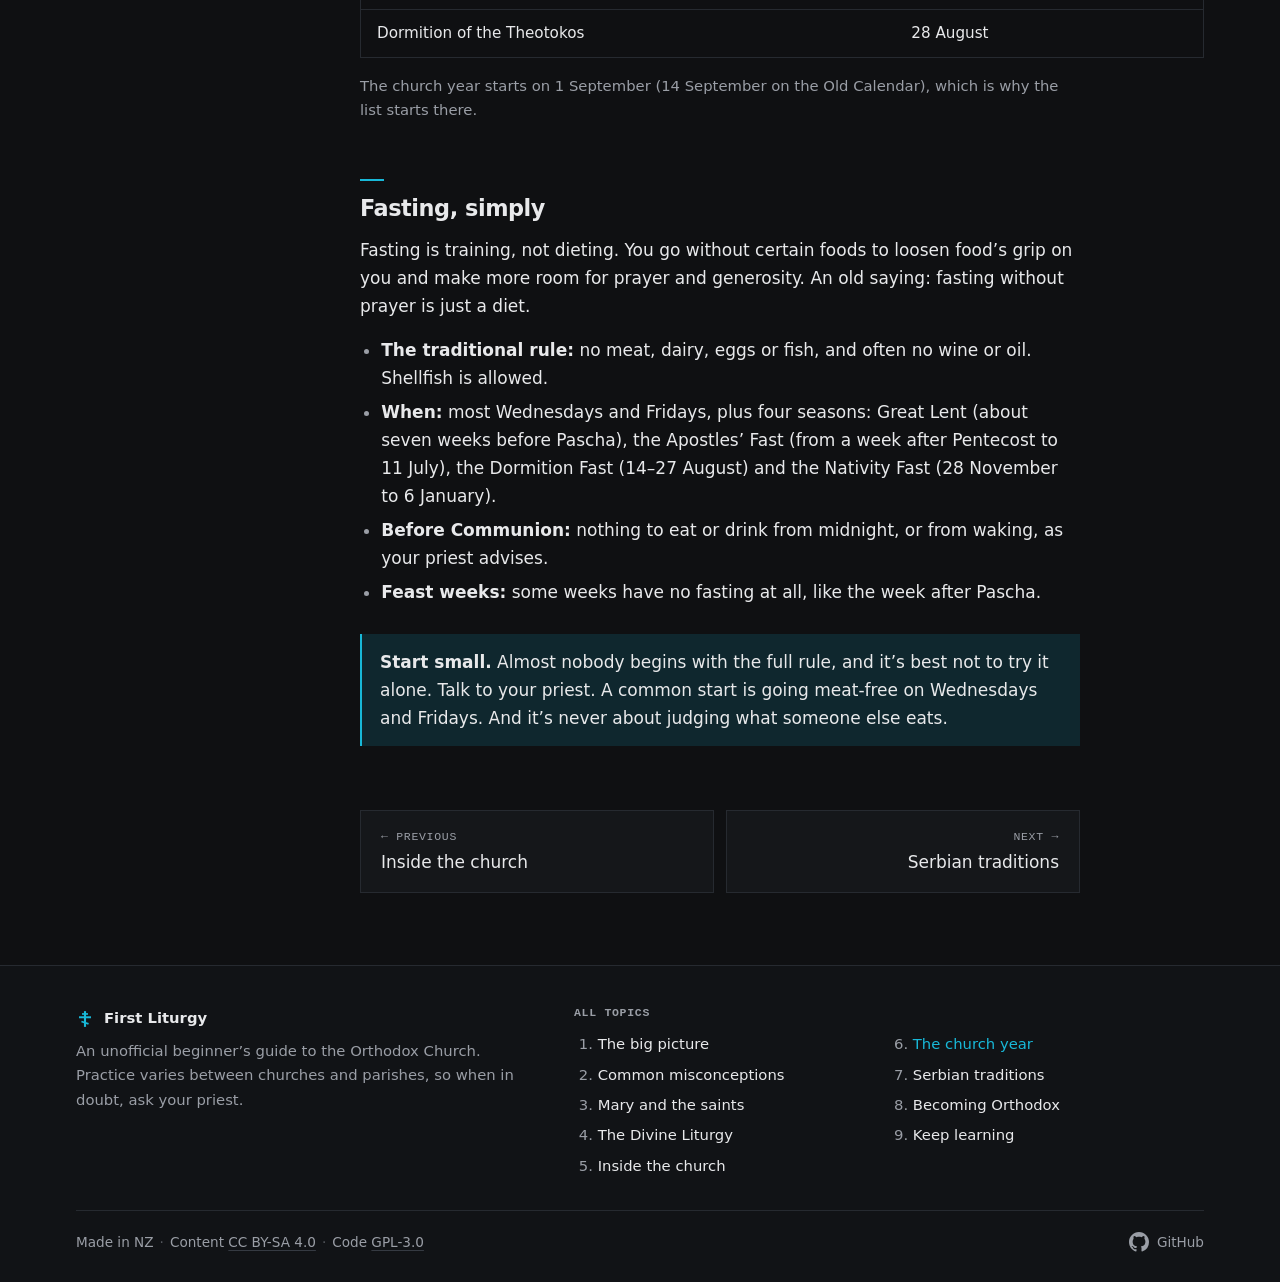
<file: public/year.html>
<!doctype html>
<html lang="en-NZ">
<head>
<meta charset="utf-8">
<meta name="viewport" content="width=device-width, initial-scale=1">
<title>The church year · First Liturgy</title>
<meta name="description" content="Pascha dates, the major feasts and how fasting works.">
<meta name="color-scheme" content="dark">
<meta name="theme-color" content="#0f1012">
<meta property="og:title" content="The church year · First Liturgy">
<meta property="og:description" content="Pascha dates, the major feasts and how fasting works.">
<meta property="og:type" content="website">
<link rel="icon" href="assets/img/favicon.svg" type="image/svg+xml">
<link rel="stylesheet" href="assets/css/site.css">
<script src="assets/js/site.js" defer></script>
</head>
<body>
<a class="skip" href="#main">Skip to content</a>
<header class="site-header">
  <div class="wrap-wide header-inner">
    <a class="brand" href="index.html"><svg class="brand-mark" viewBox="0 0 24 24" aria-hidden="true" focusable="false"><rect x="10.6" y="1.5" width="2.8" height="21"/><rect x="8" y="4.2" width="8" height="2.2"/><rect x="4" y="8.4" width="16" height="2.6"/><rect x="7" y="15.7" width="10" height="2.4" transform="rotate(18 12 16.9)"/></svg>First Liturgy</a>
    <nav aria-label="Main">
      <ul>
        <li><a href="basics.html">Basics</a></li>
        <li><a href="myths.html">Myths</a></li>
        <li><a href="liturgy.html">Liturgy</a></li>
        <li><a href="becoming.html">Joining</a></li>
        <li><a href="#topics">All topics</a></li>
      </ul>
    </nav>
  </div>
</header>
<div class="wrap-wide layout">
  <aside class="sidebar" aria-label="Guide contents">
    <p class="sidebar-label">The guide · 6 of 9</p>
    <div class="progress" aria-hidden="true"><span class="on"></span><span class="on"></span><span class="on"></span><span class="on"></span><span class="on"></span><span class="on"></span><span></span><span></span><span></span></div>
    <ol>
      <li><a href="basics.html"><span>01</span>The big picture</a></li>
      <li><a href="myths.html"><span>02</span>Common misconceptions</a></li>
      <li><a href="mary.html"><span>03</span>Mary and the saints</a></li>
      <li><a href="liturgy.html"><span>04</span>The Divine Liturgy</a></li>
      <li><a href="church.html"><span>05</span>Inside the church</a></li>
      <li><a href="year.html" aria-current="page"><span>06</span>The church year</a></li>
      <li><a href="serbian.html"><span>07</span>Serbian traditions</a></li>
      <li><a href="becoming.html"><span>08</span>Becoming Orthodox</a></li>
      <li><a href="resources.html"><span>09</span>Keep learning</a></li>
    </ol>
  </aside>
  <main id="main" class="content">
<p class="eyebrow">Part 6 of 9 · 2 min read</p>

<h1>The church year</h1>

<p class="tldr"><span>In short</span> The Orthodox year revolves around Pascha (Easter), with seasons of fasting leading into seasons of feasting. Your calendar starts to have a rhythm.</p>

<h2>When is Pascha?</h2>
<p>Orthodox Pascha is worked out using the older Julian calendar, so it often falls later than Western Easter. Sometimes it’s the same day, and sometimes it’s up to five weeks later.</p>
<div class="table-wrap">
  <table>
    <thead><tr><th>Year</th><th>Lent begins</th><th>Pascha</th><th>Pentecost</th></tr></thead>
    <tbody data-pascha>
      <tr><td class="nowrap">2027</td><td class="nowrap">15 March</td><td class="nowrap">2 May</td><td class="nowrap">20 June</td></tr>
      <tr><td class="nowrap">2028</td><td class="nowrap">28 February</td><td class="nowrap">16 April</td><td class="nowrap">4 June</td></tr>
      <tr><td class="nowrap">2029</td><td class="nowrap">19 February</td><td class="nowrap">8 April</td><td class="nowrap">27 May</td></tr>
    </tbody>
  </table>
</div>
<p class="small muted">Pascha is the biggest day of the year: a midnight service, candles, and “Christ is risen!” on repeat. If you go to one service, go to this one.</p>

<h2>The Great Feasts</h2>
<p>Besides Pascha, there are twelve major feasts. Dates below are for the Old Calendar, used by the Serbian, Russian and some other churches. Churches on the New Calendar (such as the Greek and Antiochian) keep the fixed feasts 13 days earlier, but almost all Orthodox share the same Pascha.</p>
<div class="table-wrap">
  <table>
    <thead><tr><th>Feast</th><th>Date</th></tr></thead>
    <tbody>
      <tr><td>Nativity of the Theotokos (Mary’s birth)</td><td class="nowrap">21 September</td></tr>
      <tr><td>Exaltation of the Cross</td><td class="nowrap">27 September</td></tr>
      <tr><td>Entry of the Theotokos into the Temple</td><td class="nowrap">4 December</td></tr>
      <tr><td>Nativity of Christ (Christmas)</td><td class="nowrap">7 January</td></tr>
      <tr><td>Theophany (Jesus’ baptism)</td><td class="nowrap">19 January</td></tr>
      <tr><td>Meeting of the Lord in the Temple</td><td class="nowrap">15 February</td></tr>
      <tr><td>Annunciation</td><td class="nowrap">7 April</td></tr>
      <tr><td>Palm Sunday</td><td class="nowrap">Week before Pascha</td></tr>
      <tr><td>Ascension</td><td class="nowrap">40 days after Pascha</td></tr>
      <tr><td>Pentecost</td><td class="nowrap">50 days after Pascha</td></tr>
      <tr><td>Transfiguration</td><td class="nowrap">19 August</td></tr>
      <tr><td>Dormition of the Theotokos</td><td class="nowrap">28 August</td></tr>
    </tbody>
  </table>
</div>
<p class="small muted">The church year starts on 1 September (14 September on the Old Calendar), which is why the list starts there.</p>

<h2>Fasting, simply</h2>
<p>Fasting is training, not dieting. You go without certain foods to loosen food’s grip on you and make more room for prayer and generosity. An old saying: fasting without prayer is just a diet.</p>
<ul>
  <li><strong>The traditional rule:</strong> no meat, dairy, eggs or fish, and often no wine or oil. Shellfish is allowed.</li>
  <li><strong>When:</strong> most Wednesdays and Fridays, plus four seasons: Great Lent (about seven weeks before Pascha), the Apostles’ Fast (from a week after Pentecost to 11 July), the Dormition Fast (14–27 August) and the Nativity Fast (28 November to 6 January).</li>
  <li><strong>Before Communion:</strong> nothing to eat or drink from midnight, or from waking, as your priest advises.</li>
  <li><strong>Feast weeks:</strong> some weeks have no fasting at all, like the week after Pascha.</li>
</ul>
<div class="note">
  <p><strong>Start small.</strong> Almost nobody begins with the full rule, and it’s best not to try it alone. Talk to your priest. A common start is going meat-free on Wednesdays and Fridays. And it’s never about judging what someone else eats.</p>
</div>

<nav class="pager" aria-label="Previous and next">
  <a class="prev" href="church.html"><span>← Previous</span>Inside the church</a>
  <a class="next" href="serbian.html"><span>Next →</span>Serbian traditions</a>
</nav>
  </main>
</div>
<footer class="site-footer" id="topics">
  <div class="wrap-wide">
    <div class="footer-top">
      <div>
        <p class="footer-brand"><svg class="brand-mark" viewBox="0 0 24 24" aria-hidden="true" focusable="false"><rect x="10.6" y="1.5" width="2.8" height="21"/><rect x="8" y="4.2" width="8" height="2.2"/><rect x="4" y="8.4" width="16" height="2.6"/><rect x="7" y="15.7" width="10" height="2.4" transform="rotate(18 12 16.9)"/></svg>First Liturgy</p>
        <p>An unofficial beginner’s guide to the Orthodox Church. Practice varies between churches and parishes, so when in doubt, ask your priest.</p>
      </div>
      <div>
        <h2>All topics</h2>
        <ol>
          <li><a href="basics.html">The big picture</a></li>
          <li><a href="myths.html">Common misconceptions</a></li>
          <li><a href="mary.html">Mary and the saints</a></li>
          <li><a href="liturgy.html">The Divine Liturgy</a></li>
          <li><a href="church.html">Inside the church</a></li>
          <li><a href="year.html" aria-current="page">The church year</a></li>
          <li><a href="serbian.html">Serbian traditions</a></li>
          <li><a href="becoming.html">Becoming Orthodox</a></li>
          <li><a href="resources.html">Keep learning</a></li>
        </ol>
      </div>
    </div>
    <div class="footer-bottom">
      <p>Made in NZ<span class="sep">·</span>Content <a href="https://creativecommons.org/licenses/by-sa/4.0/" rel="noopener noreferrer license">CC BY-SA 4.0</a><span class="sep">·</span>Code <a href="https://www.gnu.org/licenses/gpl-3.0.html" rel="noopener noreferrer license">GPL-3.0</a></p>
      <a class="gh-link" href="https://github.com/penguin97040/ortho-info" rel="noopener noreferrer" aria-label="Source on GitHub"><svg viewBox="0 0 16 16" aria-hidden="true" focusable="false"><path d="M8 0C3.58 0 0 3.58 0 8c0 3.54 2.29 6.53 5.47 7.59.4.07.55-.17.55-.38 0-.19-.01-.82-.01-1.49-2.01.37-2.53-.49-2.69-.94-.09-.23-.48-.94-.82-1.13-.28-.15-.68-.52-.01-.53.63-.01 1.08.58 1.23.82.72 1.21 1.87.87 2.33.66.07-.52.28-.87.51-1.07-1.78-.2-3.64-.89-3.64-3.95 0-.87.31-1.59.82-2.15-.08-.2-.36-1.02.08-2.12 0 0 .67-.21 2.2.82.64-.18 1.32-.27 2-.27.68 0 1.36.09 2 .27 1.53-1.04 2.2-.82 2.2-.82.44 1.1.16 1.92.08 2.12.51.56.82 1.27.82 2.15 0 3.07-1.87 3.75-3.65 3.95.29.25.54.73.54 1.48 0 1.07-.01 1.93-.01 2.2 0 .21.15.46.55.38A8.013 8.013 0 0016 8c0-4.42-3.58-8-8-8z"/></svg><span>GitHub</span></a>
    </div>
  </div>
</footer>
</body>
</html>
</file>
<file: public/assets/css/site.css>
/* First Liturgy — single stylesheet. Dark only, sharp corners. See the style guide before changing tokens. */

:root {
  --bg: #0f1012;
  --surface: #15171a;
  --surface-2: #1c1f23;
  --surface-3: #20242a;
  --line: #262a30;
  --line-strong: #353a42;
  --btn-line: #5c626c;
  --text: #e8e9eb;
  --muted: #9a9ea6;
  --accent: #18b8d8;
  --accent-strong: #5fd0e8;
  --accent-soft: rgba(24, 184, 216, 0.14);
  --accent-line: rgba(24, 184, 216, 0.5);

  --font: ui-sans-serif, system-ui, -apple-system, "Segoe UI", Roboto, "Helvetica Neue", Arial, sans-serif;
  --mono: ui-monospace, "SF Mono", "Cascadia Mono", "Roboto Mono", Menlo, Consolas, monospace;

  --radius: 0;
  --radius-sm: 2px;
  --wrap: 720px;
  --wrap-wide: 1160px;
  --content: 880px;

  --ease: cubic-bezier(0.2, 0.7, 0.2, 1);
  --dur-fast: 120ms;
  --dur: 200ms;
  --dur-slow: 320ms;

  color-scheme: dark;
  interpolate-size: allow-keywords;
}

*,
*::before,
*::after { box-sizing: border-box; }

html { -webkit-text-size-adjust: 100%; scroll-padding-top: 88px; }

body {
  margin: 0;
  background: var(--bg);
  color: var(--text);
  font-family: var(--font);
  font-size: 1.0625rem;
  line-height: 1.65;
  -webkit-font-smoothing: antialiased;
}

img, svg { max-width: 100%; }

a {
  color: var(--accent);
  text-decoration-thickness: 1px;
  text-underline-offset: 3px;
  transition: color var(--dur-fast) var(--ease), text-decoration-color var(--dur-fast) var(--ease);
}
a:hover { color: var(--accent-strong); }

:focus-visible { outline: 2px solid var(--accent); outline-offset: 3px; border-radius: var(--radius-sm); }

.wrap { max-width: var(--wrap); margin: 0 auto; padding: 0 16px; }
.wrap-wide { max-width: var(--wrap-wide); margin: 0 auto; padding: 0 16px; }

.skip {
  position: absolute; left: 16px; top: -100px; z-index: 10;
  background: var(--accent); color: var(--bg); padding: 8px 12px; font-weight: 600;
}
.skip:focus { top: 12px; }

/* ---------- Header ---------- */

.site-header {
  position: relative; z-index: 5;
  background: rgba(15, 16, 18, 0.82);
  backdrop-filter: saturate(140%) blur(12px);
  -webkit-backdrop-filter: saturate(140%) blur(12px);
  border-bottom: 1px solid var(--line);
}
@media (min-width: 680px) { .site-header { position: sticky; top: 0; } }

.header-inner {
  display: flex; flex-wrap: wrap; align-items: center; justify-content: space-between;
  gap: 8px 24px; padding-top: 14px; padding-bottom: 14px;
}

.brand {
  display: inline-flex; align-items: center; gap: 10px;
  color: var(--text); text-decoration: none; font-weight: 650; letter-spacing: -0.01em;
}
.brand:hover { color: var(--text); }
.brand-mark { width: 20px; height: 20px; flex: none; fill: var(--accent); transition: transform var(--dur-slow) var(--ease); }
.brand:hover .brand-mark { transform: translateY(-1px) scale(1.06); }

.site-header nav ul { display: flex; flex-wrap: wrap; gap: 4px 20px; margin: 0; padding: 0; list-style: none; }
.site-header nav li { margin: 0; }
.site-header nav a { position: relative; color: var(--muted); text-decoration: none; font-size: 0.95rem; padding: 4px 0; }
.site-header nav a::after {
  content: ""; position: absolute; left: 0; right: 0; bottom: -2px; height: 1px; background: var(--accent);
  transform: scaleX(0); transform-origin: left; transition: transform var(--dur) var(--ease);
}
.site-header nav a:hover,
.site-header nav a[aria-current="page"] { color: var(--text); }
.site-header nav a:hover::after,
.site-header nav a[aria-current="page"]::after { transform: scaleX(1); }

/* ---------- Page layout ---------- */

main { padding-top: 48px; padding-bottom: 72px; container-type: inline-size; animation: rise var(--dur-slow) var(--ease) both; }

.layout { display: block; }
.sidebar { display: none; }

@media (min-width: 1024px) {
  .layout { display: grid; grid-template-columns: 220px minmax(0, var(--content)); gap: 64px; justify-content: center; }
  .sidebar { display: block; position: sticky; top: 88px; align-self: start; padding-top: 52px; }
}

/* Reading width for running text; components may use the full content width. */
.content > h1, .content > h2, .content > p, .content > .eyebrow, .content > .tldr, .content > .note,
.content > details, .content > ul:not(.grid), .content > ol:not(.grid) { max-width: var(--wrap); }

.sidebar-label, .eyebrow, .tldr span, .num, .count, th, .site-footer h2, .stepper-list dt, .myth-label {
  font-family: var(--mono); letter-spacing: 0.06em;
}
.sidebar-label { margin: 0 0 10px; font-size: 0.75rem; text-transform: uppercase; color: var(--muted); }
.progress { display: grid; grid-template-columns: repeat(9, 1fr); gap: 3px; margin: 0 0 18px; }
.progress span { height: 3px; background: var(--line); }
.progress span.on { background: var(--accent); }
.sidebar ol { list-style: none; padding: 0; margin: 0; border-left: 1px solid var(--line); }
.sidebar li { margin: 0; }
.sidebar a {
  display: flex; gap: 10px; padding: 7px 0 7px 14px; margin-left: -1px; border-left: 1px solid transparent;
  color: var(--muted); text-decoration: none; font-size: 0.925rem; line-height: 1.35;
  transition: color var(--dur-fast) var(--ease), border-color var(--dur) var(--ease), transform var(--dur) var(--ease);
}
.sidebar a span { font-family: var(--mono); font-size: 0.8rem; opacity: 0.7; padding-top: 1px; }
.sidebar a:hover { color: var(--text); transform: translateX(2px); }
.sidebar a[aria-current="page"] { color: var(--text); border-left-color: var(--accent); }
.sidebar a[aria-current="page"] span { color: var(--accent); opacity: 1; }

/* ---------- Type ---------- */

h1, h2, h3 { line-height: 1.2; letter-spacing: -0.02em; font-weight: 700; }
h1 { font-size: clamp(2.1rem, 7vw, 3rem); margin: 0 0 18px; letter-spacing: -0.03em; }
h2 { font-size: 1.4rem; margin: 56px 0 14px; }
h2::before { content: ""; display: block; width: 24px; height: 2px; background: var(--accent); margin-bottom: 14px; }
h3 { font-size: 1.1rem; margin: 0 0 6px; letter-spacing: -0.01em; }
p { margin: 0 0 16px; }
ul, ol { padding-left: 1.25em; margin: 0 0 16px; }
li { margin-bottom: 6px; }
li::marker { color: var(--muted); }
strong { font-weight: 650; }

.eyebrow { display: flex; align-items: center; gap: 8px; color: var(--muted); font-size: 0.8rem; margin: 0 0 12px; text-transform: uppercase; }
.eyebrow::before { content: ""; width: 6px; height: 6px; background: var(--accent); }

.lede { font-size: 1.2rem; color: var(--muted); max-width: 640px; }
.muted { color: var(--muted); }
.small { font-size: 0.925rem; }
.ref { color: var(--muted); font-size: 0.9em; white-space: nowrap; }

.tldr {
  display: flex; gap: 14px; align-items: baseline;
  background: var(--surface); border: 1px solid var(--line); border-left: 2px solid var(--accent);
  padding: 16px 20px; margin-bottom: 36px;
}
.tldr span { flex: none; font-size: 0.72rem; font-weight: 600; text-transform: uppercase; color: var(--accent); }
@container (max-width: 480px) { .tldr { flex-direction: column; gap: 4px; } }

/* ---------- Home ---------- */

.hero-cross {
  display: none;
  filter: drop-shadow(0 0 10px rgb(95 208 232 / 0%)) drop-shadow(0 0 32px rgb(24 184 216 / 0%));
  transition: filter 600ms var(--ease);
}
@media (hover: hover) {
  .hero-cross:hover { filter: drop-shadow(0 0 10px rgb(95 208 232 / 55%)) drop-shadow(0 0 32px rgb(24 184 216 / 40%)); }
}
.hero { position: relative; isolation: isolate; padding: 32px 0 16px; display: grid; gap: 32px; align-items: end; }
.hero::before {
  content: ""; position: absolute; z-index: -1; inset: -48px -16px 0; pointer-events: none; border-bottom: 1px solid var(--line);
}
.hero h1 { font-size: clamp(2.5rem, 8vw, 4.25rem); line-height: 1.04; max-width: 15ch; }
@container (min-width: 900px) {
  .hero { grid-template-columns: minmax(0, 1.5fr) minmax(0, 1fr); gap: 56px; padding-bottom: 48px; }
  .hero-cross { display: block; justify-self: center; align-self: center; height: clamp(220px, 28vw, 320px); width: auto; fill: var(--accent); }
}


/* Buttons in a group share one width, so a pair always matches. */
.actions { display: grid; grid-template-columns: 1fr; gap: 12px; margin-top: 28px; }
@container (min-width: 520px) { .actions { grid-template-columns: repeat(2, 16rem); } }

/* ---------- Buttons ---------- */

.btn {
  display: inline-flex; align-items: center; justify-content: center; gap: 10px;
  padding: 12px 20px; border-radius: var(--radius); border: 1px solid var(--btn-line);
  background: transparent; color: var(--text); font: inherit; font-size: 0.95rem; font-weight: 600;
  text-decoration: none; cursor: pointer; white-space: nowrap;
  transition: background var(--dur) var(--ease), border-color var(--dur) var(--ease), color var(--dur) var(--ease),
    transform var(--dur-fast) var(--ease), box-shadow var(--dur) var(--ease);
}
.btn:hover { border-color: var(--accent); color: var(--text); background: var(--accent-soft); }
.btn:active { transform: scale(0.98); }
.btn .arrow { display: inline-block; transition: transform var(--dur) var(--ease); }
.btn:hover .arrow { transform: translateX(3px); }
.btn:hover .arrow.back { transform: translateX(-3px); }
.btn:hover .arrow.down { transform: translateY(3px); }
.btn-primary { background: var(--accent); border-color: var(--accent); color: var(--bg); }
.btn-primary:hover { background: var(--accent-strong); border-color: var(--accent-strong); color: var(--bg); box-shadow: 0 8px 28px -10px rgb(24 184 216 / 65%); }
.btn[disabled] { opacity: 0.35; cursor: default; pointer-events: none; }

.text-link { display: inline-flex; gap: 6px; font-weight: 600; text-decoration: none; }
.text-link .arrow { transition: transform var(--dur) var(--ease); }
.text-link:hover .arrow { transform: translateX(3px); }

/* ---------- Cards and grids ---------- */

.grid { display: grid; gap: 12px; grid-template-columns: 1fr; margin: 0 0 16px; padding: 0; list-style: none; }
.grid > li { margin: 0; }
@container (min-width: 560px) { .grid-2, .grid-3, .grid-4 { grid-template-columns: 1fr 1fr; } }
@container (min-width: 820px) { .grid-3 { grid-template-columns: repeat(3, 1fr); } }
@container (min-width: 960px) { .grid-4 { grid-template-columns: repeat(4, 1fr); } }

.card {
  position: relative; height: 100%;
  background: var(--surface-2);
  border: 1px solid var(--line); border-radius: var(--radius);
  padding: 20px 22px; margin: 0;
}
.card p:last-child, .card ul:last-child { margin-bottom: 0; }
.card::before {
  content: ""; position: absolute; left: -1px; right: -1px; top: -1px; height: 2px; background: var(--accent);
  transform: scaleX(0); transform-origin: left; transition: transform var(--dur-slow) var(--ease);
}
.card:hover::before { transform: scaleX(1); }

a.card {
  display: block; color: var(--text); text-decoration: none; padding-bottom: 44px;
  transition: transform var(--dur) var(--ease), border-color var(--dur) var(--ease), background-color var(--dur) var(--ease), box-shadow var(--dur) var(--ease);
}
a.card:hover { transform: translateY(-2px); background: var(--surface-3); border-color: var(--line-strong); box-shadow: 0 14px 30px -18px rgba(0, 0, 0, 0.9); color: var(--text); }
a.card::after {
  content: "\2192"; position: absolute; right: 20px; bottom: 14px; color: var(--muted);
  transition: transform var(--dur) var(--ease), color var(--dur) var(--ease);
}
a.card:hover::after { transform: translateX(4px); color: var(--accent); }
a.card .num { color: var(--accent); font-size: 0.8rem; font-weight: 600; }
a.card h3 { margin-top: 6px; }
a.card p { color: var(--muted); font-size: 0.95rem; margin: 0; }

.note { border-left: 2px solid var(--accent); background: var(--accent-soft); padding: 14px 18px; margin: 28px 0; }
.note p:last-child, .note ul:last-child { margin-bottom: 0; }

/* Staggered entrance for card grids */
.stagger > li { animation: rise var(--dur-slow) var(--ease) both; }
.stagger > li:nth-child(2) { animation-delay: 40ms; }
.stagger > li:nth-child(3) { animation-delay: 80ms; }
.stagger > li:nth-child(4) { animation-delay: 120ms; }
.stagger > li:nth-child(5) { animation-delay: 160ms; }
.stagger > li:nth-child(6) { animation-delay: 200ms; }
.stagger > li:nth-child(7) { animation-delay: 240ms; }
.stagger > li:nth-child(8) { animation-delay: 280ms; }
.stagger > li:nth-child(9) { animation-delay: 320ms; }

/* ---------- Timeline ---------- */

.timeline { list-style: none; padding: 0; margin: 0 0 16px; border-left: 1px solid var(--line-strong); }
.timeline li { position: relative; padding: 0 0 20px 22px; margin: 0; }
.timeline li::before {
  content: ""; position: absolute; left: -5px; top: 8px; width: 9px; height: 9px;
  background: var(--bg); border: 2px solid var(--accent); transform: rotate(45deg);
}
.timeline b { display: block; color: var(--accent); font-family: var(--mono); font-size: 0.85rem; font-weight: 600; }

/* ---------- Numbered steps ---------- */

.steps { list-style: none; counter-reset: step; padding: 0; }
.steps > li { counter-increment: step; position: relative; padding: 0 0 22px 52px; margin: 0; }
.steps > li::before {
  content: counter(step, decimal-leading-zero); position: absolute; left: 0; top: 0;
  width: 34px; height: 34px; display: grid; place-items: center;
  background: var(--surface-2); border: 1px solid var(--line-strong);
  color: var(--accent); font-family: var(--mono); font-weight: 600; font-size: 0.8rem;
}
.steps > li:not(:last-child)::after { content: ""; position: absolute; left: 17px; top: 38px; bottom: 4px; width: 1px; background: var(--line); }
.steps > li p { margin: 0; color: var(--muted); }

/* ---------- Accordions ---------- */

details {
  background: var(--surface); border: 1px solid var(--line); border-radius: var(--radius);
  margin: 0 0 8px; transition: border-color var(--dur) var(--ease), background var(--dur) var(--ease);
}
details:hover { border-color: var(--line-strong); }
details[open] { border-color: var(--line-strong); background: var(--surface-2); }
details::details-content {
  block-size: 0; overflow: hidden;
  transition: block-size var(--dur-slow) var(--ease), content-visibility var(--dur-slow) allow-discrete;
}
details[open]::details-content { block-size: auto; }
summary { cursor: pointer; list-style: none; padding: 16px 52px 16px 20px; position: relative; font-weight: 600; }
summary::-webkit-details-marker { display: none; }
summary::after {
  content: "+"; position: absolute; right: 20px; top: 50%; margin-top: -0.6em; line-height: 1.2;
  color: var(--accent); font-size: 1.35rem; font-weight: 400; transition: transform var(--dur-slow) var(--ease);
}
details[open] > summary::after { transform: rotate(45deg); }
summary .myth-label { display: block; color: var(--muted); font-size: 0.72rem; font-weight: 500; text-transform: uppercase; }
.details-body { padding: 0 20px 18px; }
details[open] .details-body { animation: drop var(--dur-slow) var(--ease) both; }
.details-body p:last-child { margin-bottom: 0; }

/* ---------- Liturgy stepper ---------- */

.stepper { margin: 8px 0 24px; }
.stepper-list { list-style: none; padding: 0; margin: 0; }
.stepper-list > li {
  background: var(--surface-2);
  border: 1px solid var(--line); padding: 22px 24px; margin: 0 0 10px;
}
.stepper-list .count { color: var(--accent); font-size: 0.8rem; font-weight: 600; margin-bottom: 6px; }
.stepper-list h3 { font-size: 1.3rem; margin-bottom: 14px; }
.stepper-list h3:focus { outline: none; }
.stepper-list dl { margin: 0; display: grid; gap: 14px; }
.stepper-list dl > div { padding-left: 14px; border-left: 1px solid var(--line-strong); }
.stepper-list dt { font-size: 0.72rem; text-transform: uppercase; color: var(--muted); font-weight: 600; }
.stepper-list dd { margin: 2px 0 0; }

.stepper.is-live .stepper-list > li { margin: 0; min-height: 280px; }
.stepper-list > li.enter[data-dir="next"] { animation: from-right var(--dur-slow) var(--ease) both; }
.stepper-list > li.enter[data-dir="prev"] { animation: from-left var(--dur-slow) var(--ease) both; }

.stepper-controls {
  display: grid; grid-template-columns: auto 1fr auto; grid-template-areas: "prev dots next";
  align-items: center; gap: 12px; margin-top: 14px;
}
.stepper-controls .btn { min-width: 8rem; }
.stepper-controls .prev { grid-area: prev; }
.stepper-controls .next { grid-area: next; }
.stepper-dots { grid-area: dots; display: flex; flex-wrap: wrap; gap: 6px; justify-content: center; }
.stepper-dots button {
  width: 14px; height: 4px; padding: 0; border: 0; cursor: pointer; background: var(--line-strong);
  transition: background var(--dur) var(--ease), width var(--dur) var(--ease);
}
.stepper-dots button:hover { background: var(--muted); }
.stepper-dots button[aria-current="step"] { background: var(--accent); width: 24px; }
@container (max-width: 480px) {
  .stepper-controls { grid-template-columns: 1fr 1fr; grid-template-areas: "dots dots" "prev next"; }
}

.stepper-index { display: none; list-style: none; margin: 0; padding: 0; }
.stepper-index li { margin: 0; }
.stepper-index button {
  display: flex; gap: 10px; width: 100%; text-align: left; padding: 7px 10px; border: 0; border-left: 1px solid var(--line);
  background: transparent; color: var(--muted); font: inherit; font-size: 0.9rem; line-height: 1.35; cursor: pointer;
  transition: color var(--dur-fast) var(--ease), background var(--dur) var(--ease), border-color var(--dur) var(--ease);
}
.stepper-index button span { font-family: var(--mono); font-size: 0.78rem; opacity: 0.7; padding-top: 1px; }
.stepper-index button:hover { color: var(--text); background: var(--surface); }
.stepper-index button[aria-current="step"] { color: var(--text); border-left-color: var(--accent); background: var(--accent-soft); }
.stepper-index button[aria-current="step"] span { color: var(--accent); opacity: 1; }

@container (min-width: 760px) {
  .stepper.is-live { display: grid; grid-template-columns: 220px minmax(0, 1fr); gap: 0 20px; align-items: start; }
  .stepper.is-live .stepper-index { display: block; grid-row: 1 / span 2; }
  .stepper.is-live .stepper-list,
  .stepper.is-live .stepper-controls { grid-column: 2; }
  .stepper.is-live .stepper-dots { visibility: hidden; }
}

/* ---------- Floor plan ---------- */

.plan { display: grid; gap: 24px; align-items: start; margin: 8px 0 24px; }
@container (min-width: 640px) { .plan { grid-template-columns: minmax(240px, 320px) 1fr; gap: 32px; } }
.plan svg { width: 100%; max-width: 320px; height: auto; display: block; margin: 0 auto; }
.plan .region { fill: var(--surface-2); stroke: var(--line-strong); stroke-width: 1.5; transition: fill var(--dur) var(--ease), stroke var(--dur) var(--ease); }
.plan .fixture { fill: var(--line); stroke: #4a4f58; stroke-width: 1; }
.plan .door { fill: var(--bg); }
.plan .dome { fill: none; stroke: var(--line-strong); stroke-dasharray: 4 5; }
.plan text { fill: var(--text); font-family: var(--font); font-size: 12px; font-weight: 600; text-anchor: middle; pointer-events: none; }
.plan text.dim { fill: var(--muted); font-family: var(--mono); font-size: 9px; font-weight: 500; letter-spacing: 0.12em; }
.plan a { cursor: pointer; }
.plan a:hover .region,
.plan a:focus-visible .region,
.plan a.is-active .region { fill: var(--accent-soft); stroke: var(--accent); }
.plan a:focus { outline: none; }
.plan-list { list-style: none; padding: 0; margin: 0; }
.plan-list li {
  position: relative; border: 1px solid var(--line); background: var(--surface);
  padding: 14px 18px; margin: 0 0 8px; cursor: pointer;
  transition: border-color var(--dur) var(--ease), background var(--dur) var(--ease);
}
.plan-list li::before {
  content: ""; position: absolute; left: -1px; top: -1px; bottom: -1px; width: 2px; background: var(--accent);
  transform: scaleY(0); transform-origin: top; transition: transform var(--dur-slow) var(--ease);
}
.plan-list li:hover { border-color: var(--line-strong); }
.plan-list li.is-active { border-color: var(--line-strong); background: var(--surface-2); }
.plan-list li.is-active::before { transform: scaleY(1); }
.plan-list p { margin: 0; color: var(--muted); }

/* ---------- Tables ---------- */

.table-wrap { overflow-x: auto; margin: 0 0 16px; border: 1px solid var(--line); }
table { width: 100%; border-collapse: collapse; font-size: 0.95rem; }
th, td { text-align: left; padding: 11px 16px; border-bottom: 1px solid var(--line); vertical-align: top; }
tbody tr { transition: background var(--dur-fast) var(--ease); }
tbody tr:hover { background: var(--surface); }
tr:last-child td { border-bottom: 0; }
th { color: var(--muted); font-weight: 600; font-size: 0.72rem; text-transform: uppercase; background: var(--surface); }
td.nowrap { white-space: nowrap; }
tr.is-current td { background: var(--accent-soft); }
tr.is-current td:first-child { box-shadow: inset 2px 0 0 var(--accent); }

/* ---------- Glossary ---------- */

dl.glossary { margin: 0; display: grid; gap: 0 32px; }
@container (min-width: 700px) { dl.glossary { grid-template-columns: 1fr 1fr; } }
dl.glossary > div { padding: 12px 0; border-bottom: 1px solid var(--line); }
dl.glossary dt { font-weight: 650; }
dl.glossary dd { margin: 2px 0 0; color: var(--muted); }

/* ---------- Pager ---------- */

.pager { display: grid; gap: 12px; grid-template-columns: 1fr 1fr; margin-top: 64px; max-width: var(--wrap); }
.pager a {
  display: block; padding: 16px 20px; border: 1px solid var(--line); text-decoration: none; color: var(--text);
  background: var(--surface);
  transition: border-color var(--dur) var(--ease), transform var(--dur) var(--ease), background var(--dur) var(--ease);
}
.pager a:hover { border-color: var(--accent); background: var(--surface-2); color: var(--text); }
.pager .prev:hover { transform: translateX(-2px); }
.pager .next:hover { transform: translateX(2px); }
.pager span { display: block; font-family: var(--mono); font-size: 0.72rem; text-transform: uppercase; letter-spacing: 0.06em; color: var(--muted); margin-bottom: 2px; }
.pager .next { text-align: right; grid-column: 2; }

/* ---------- Footer ---------- */

.site-footer { border-top: 1px solid var(--line); padding: 40px 0 28px; color: var(--muted); font-size: 0.925rem; background: rgba(21, 23, 26, 0.5); }
.footer-top { display: grid; gap: 28px; }
@media (min-width: 760px) { .footer-top { grid-template-columns: minmax(0, 1fr) minmax(0, 1.4fr); gap: 48px; } }
.footer-brand { display: inline-flex; align-items: center; gap: 10px; color: var(--text); font-weight: 650; margin-bottom: 8px; }
.footer-brand .brand-mark { width: 18px; height: 18px; }
.site-footer h2 { font-size: 0.72rem; text-transform: uppercase; margin: 0 0 12px; color: var(--muted); font-weight: 600; }
.site-footer h2::before { display: none; }
.site-footer ol { columns: 2; column-gap: 24px; padding-left: 1.6em; margin: 0; }
.site-footer a { color: var(--text); text-decoration: none; }
.site-footer a:hover { color: var(--accent); }
.site-footer a[aria-current="page"] { color: var(--accent); }
.footer-bottom {
  display: flex; flex-wrap: wrap; align-items: center; justify-content: space-between; gap: 12px;
  margin-top: 32px; padding-top: 20px; border-top: 1px solid var(--line); font-size: 0.85rem;
}
.footer-bottom p { margin: 0; }
.footer-bottom .sep { opacity: 0.5; padding: 0 6px; }
.footer-bottom a { color: var(--muted); text-decoration: underline; text-decoration-color: var(--line-strong); }
.footer-bottom a:hover { color: var(--text); }
.gh-link { display: inline-flex; align-items: center; gap: 8px; text-decoration: none !important; }
.gh-link svg { width: 20px; height: 20px; fill: currentColor; transition: transform var(--dur) var(--ease); }
.gh-link:hover svg { transform: rotate(-8deg) scale(1.1); }

/* ---------- Motion ---------- */

@keyframes rise { from { opacity: 0; transform: translateY(8px); } to { opacity: 1; transform: none; } }
@keyframes drop { from { opacity: 0; transform: translateY(-6px); } to { opacity: 1; transform: none; } }
@keyframes from-right { from { opacity: 0; transform: translateX(18px); } to { opacity: 1; transform: none; } }
@keyframes from-left { from { opacity: 0; transform: translateX(-18px); } to { opacity: 1; transform: none; } }

@media (prefers-reduced-motion: reduce) {
  *, *::before, *::after {
    animation: none !important;
    transition: none !important;
    scroll-behavior: auto !important;
  }
}
</file>
